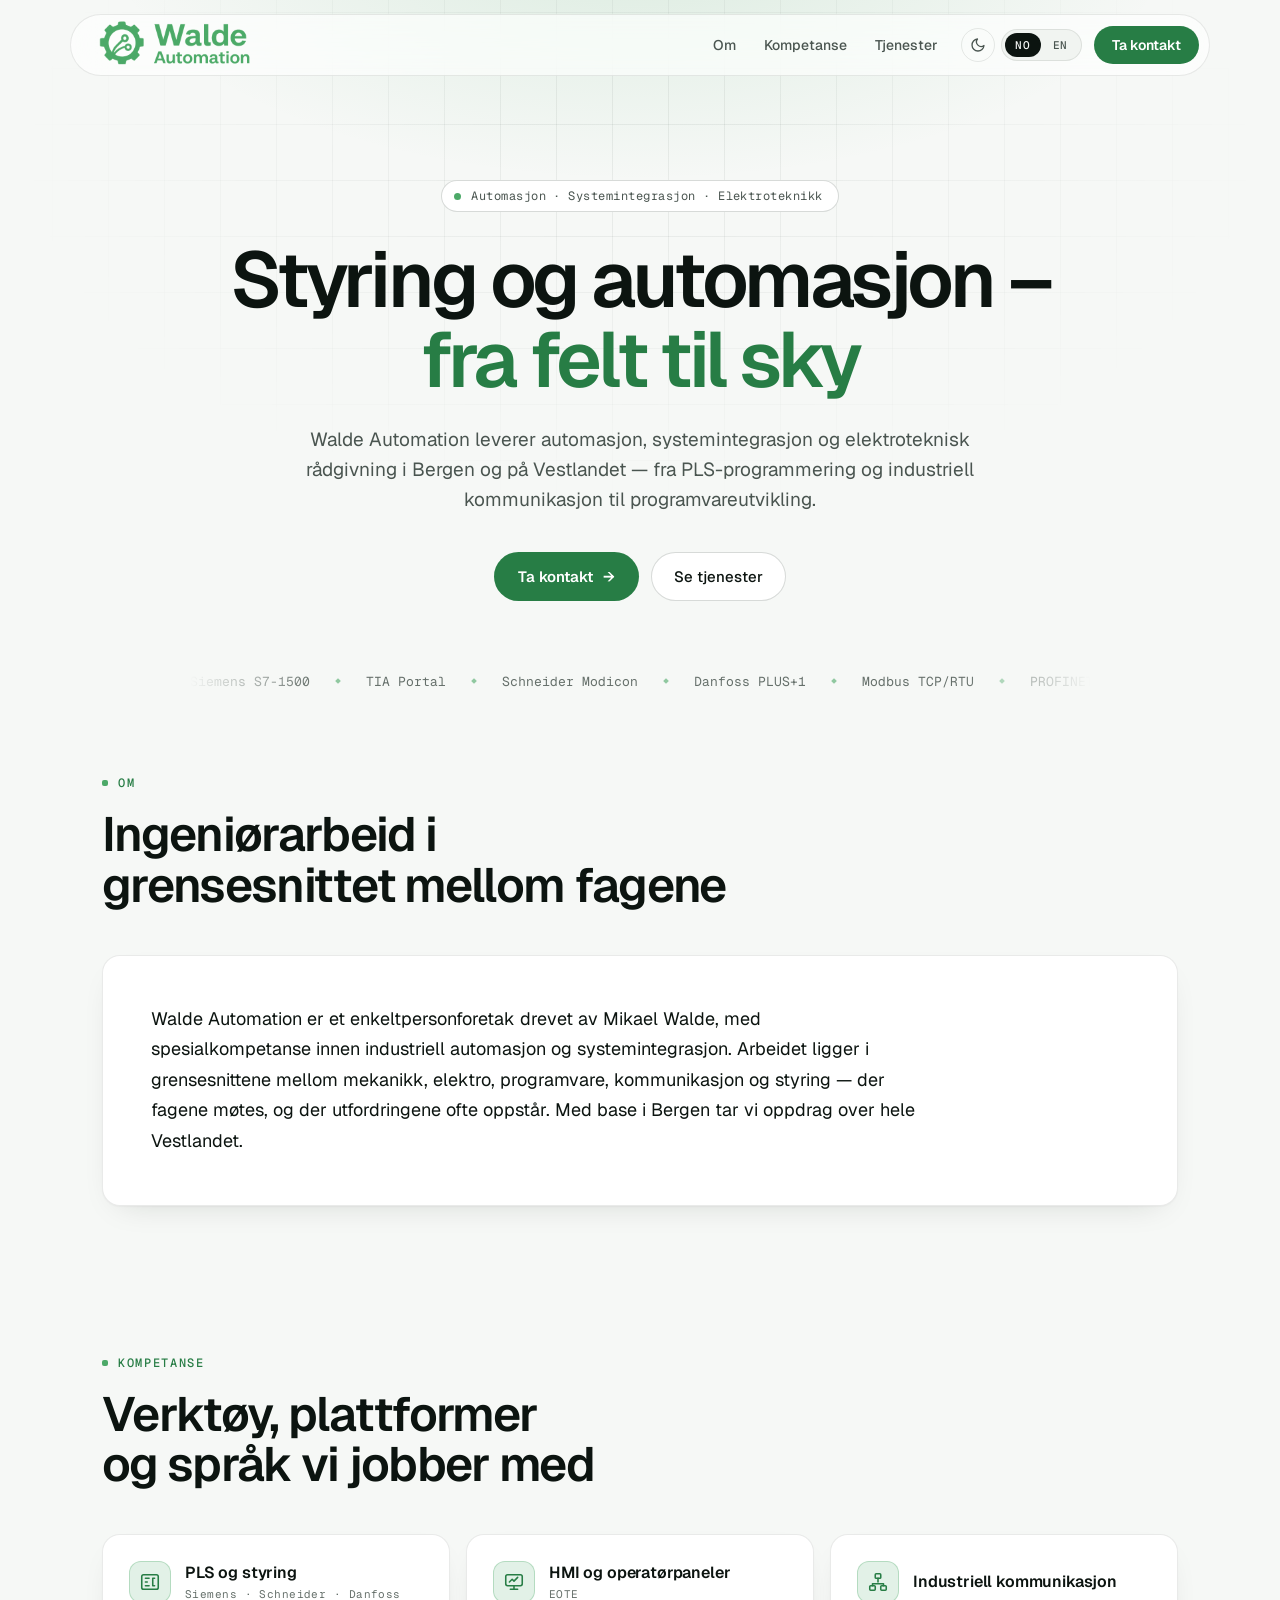
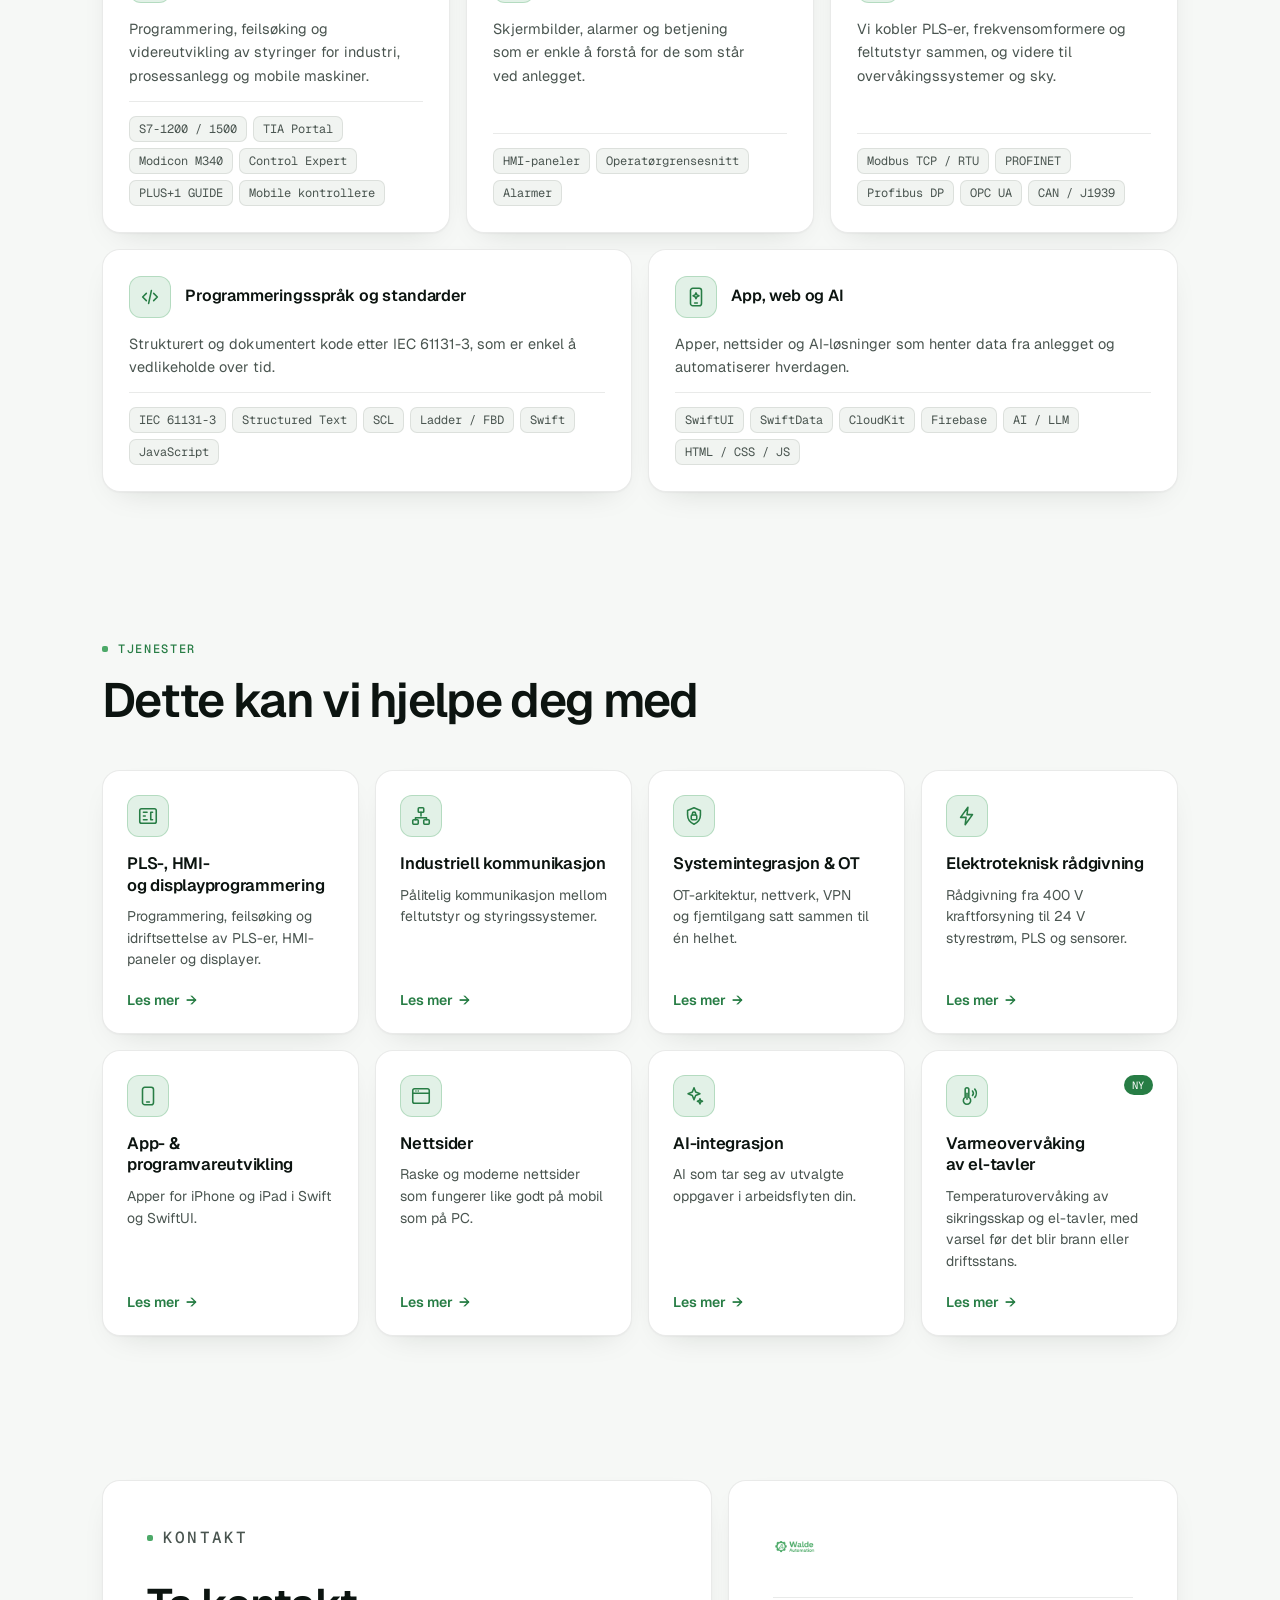
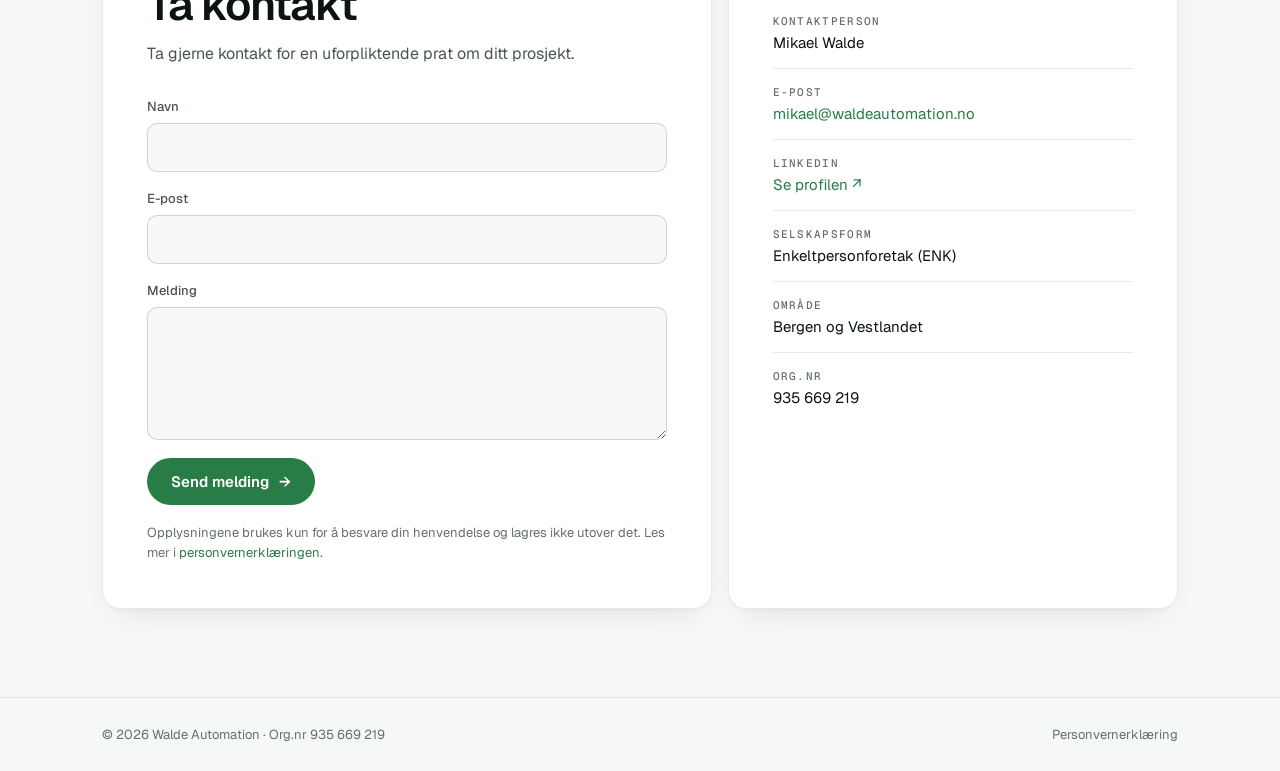
<file: index.html>
<!DOCTYPE html>
<html lang="no">
<head>
<meta charset="UTF-8">
<script>(function () { var t; try { t = localStorage.getItem('walde-theme'); } catch (e) {}
  if (t === 'dark' || (t !== 'light' && window.matchMedia && matchMedia('(prefers-color-scheme: dark)').matches)) document.documentElement.dataset.theme = 'dark'; })();</script>
<meta name="viewport" content="width=device-width, initial-scale=1.0">
<title>PLS- og HMI-programmering i Bergen | Walde Automation</title>
<meta name="theme-color" content="#F6F8F6">
<meta name="description" content="PLS-, HMI- og displayprogrammering, industriell kommunikasjon og elektroteknisk rådgivning i Bergen og på Vestlandet. Også apper, nettsider og AI.">
<link rel="canonical" href="https://waldeautomation.no/">
<link rel="icon" type="image/png" href="favicon.png">
<link rel="apple-touch-icon" href="apple-touch-icon.png">
<meta property="og:type" content="website">
<meta property="og:site_name" content="Walde Automation">
<meta property="og:locale" content="nb_NO">
<meta property="og:url" content="https://waldeautomation.no/">
<meta property="og:title" content="Walde Automation – styring og automasjon, fra felt til sky">
<meta property="og:description" content="PLS-, HMI- og displayprogrammering, industriell kommunikasjon og elektroteknisk rådgivning i Bergen og på Vestlandet. Også apper, nettsider og AI.">
<meta property="og:image" content="https://waldeautomation.no/og-image.jpg">
<meta property="og:image:width" content="1200">
<meta property="og:image:height" content="630">
<meta property="og:image:alt" content="Walde Automation – styring og automasjon, fra felt til sky">
<meta name="twitter:card" content="summary_large_image">
<script type="application/ld+json">
{
  "@context": "https://schema.org",
  "@type": "ProfessionalService",
  "@id": "https://waldeautomation.no/#bedrift",
  "name": "Walde Automation",
  "url": "https://waldeautomation.no/",
  "logo": "https://waldeautomation.no/apple-touch-icon.png",
  "image": "https://waldeautomation.no/og-image.jpg",
  "description": "PLS-, HMI- og displayprogrammering, industriell kommunikasjon og elektroteknisk rådgivning i Bergen og på Vestlandet. Også apper, nettsider og AI.",
  "email": "mikael@waldeautomation.no",
  "founder": {
    "@type": "Person",
    "name": "Mikael Walde"
  },
  "identifier": {
    "@type": "PropertyValue",
    "propertyID": "Organisasjonsnummer",
    "value": "935669219"
  },
  "address": {
    "@type": "PostalAddress",
    "addressLocality": "Bergen",
    "addressRegion": "Vestland",
    "addressCountry": "NO"
  },
  "areaServed": [
    {
      "@type": "City",
      "name": "Bergen"
    },
    {
      "@type": "AdministrativeArea",
      "name": "Vestland"
    },
    {
      "@type": "Place",
      "name": "Vestlandet"
    }
  ],
  "sameAs": [
    "https://www.linkedin.com/in/mikael-walde-57bbba177/"
  ],
  "knowsAbout": [
    "PLS-programmering",
    "HMI-programmering",
    "Siemens TIA Portal",
    "Schneider Modicon",
    "Danfoss PLUS+1",
    "Modbus",
    "PROFINET",
    "Profibus",
    "OPC UA",
    "CAN J1939",
    "IEC 61131-3",
    "Elektroteknikk",
    "SwiftUI"
  ],
  "hasOfferCatalog": {
    "@type": "OfferCatalog",
    "name": "Tjenester",
    "itemListElement": [
      {
        "@type": "Offer",
        "itemOffered": {
          "@type": "Service",
          "name": "PLS-, HMI- og displayprogrammering"
        }
      },
      {
        "@type": "Offer",
        "itemOffered": {
          "@type": "Service",
          "name": "Industriell kommunikasjon"
        }
      },
      {
        "@type": "Offer",
        "itemOffered": {
          "@type": "Service",
          "name": "Systemintegrasjon og OT"
        }
      },
      {
        "@type": "Offer",
        "itemOffered": {
          "@type": "Service",
          "name": "Elektroteknisk rådgivning"
        }
      },
      {
        "@type": "Offer",
        "itemOffered": {
          "@type": "Service",
          "name": "Varmeovervåking av el-tavler"
        }
      },
      {
        "@type": "Offer",
        "itemOffered": {
          "@type": "Service",
          "name": "App- og programvareutvikling"
        }
      },
      {
        "@type": "Offer",
        "itemOffered": {
          "@type": "Service",
          "name": "Nettsider"
        }
      },
      {
        "@type": "Offer",
        "itemOffered": {
          "@type": "Service",
          "name": "AI-integrasjon"
        }
      }
    ]
  }
}
</script>
<link rel="preconnect" href="https://fonts.googleapis.com">
<link rel="preconnect" href="https://fonts.gstatic.com" crossorigin>
<link rel="stylesheet" href="https://fonts.googleapis.com/css2?family=Geist:wght@400;500;600;700&family=Geist+Mono:wght@400;500;600&display=swap">
<link rel="stylesheet" href="site.css">
</head>
<body>

<div class="bg" aria-hidden="true"><span class="b1"></span><span class="b2"></span><span class="b3"></span></div>

<header>
  <div class="header-inner">
    <a href="#top" class="logo"><img src="logo.png" width="256" height="256" alt="Walde Automation" style="height:170px;width:auto;display:block;"></a>
    <nav class="main-nav" id="mainNav">
      <button class="nav-toggle" id="navToggle" data-i18n-label="a11yMenu" aria-label="Meny" aria-expanded="false"><span></span><span></span><span></span></button>
      <div class="nav-links">
        <a href="#om" data-i18n="navOm">Om</a>
        <a href="#kompetanse" data-i18n="navKompetanse">Kompetanse</a>
        <a href="#tjenester" data-i18n="navTjenester">Tjenester</a>
        <div class="nav-tools">
          <button class="theme-toggle" id="themeToggle" type="button" data-i18n-label="a11yTheme" aria-label="Lys / mørk modus" title="Lys / mørk modus">
            <svg class="i-moon" viewBox="0 0 24 24" fill="none" stroke="currentColor" stroke-width="2" stroke-linecap="round" stroke-linejoin="round" aria-hidden="true"><path d="M21 12.8A9 9 0 1 1 11.2 3a7 7 0 0 0 9.8 9.8z"/></svg>
            <svg class="i-sun" viewBox="0 0 24 24" fill="none" stroke="currentColor" stroke-width="2" stroke-linecap="round" stroke-linejoin="round" aria-hidden="true"><circle cx="12" cy="12" r="4"/><path d="M12 2v2M12 20v2M4.9 4.9l1.4 1.4M17.7 17.7l1.4 1.4M2 12h2M20 12h2M4.9 19.1l1.4-1.4M17.7 6.3l1.4-1.4"/></svg>
          </button>
          <div class="lang-toggle">
            <button type="button" id="langNo" class="active" lang="no" aria-label="Norsk" aria-pressed="true">NO</button>
            <button type="button" id="langEn" lang="en" aria-label="English" aria-pressed="false">EN</button>
          </div>
        </div>
        <a href="#kontakt" class="btn-cta" data-i18n="cta">Ta kontakt</a>
      </div>
    </nav>
  </div>
</header>

<main id="top">

  <section class="hero">
    <div class="hero-grid">
      <div>
        <p class="pill"><span class="pill-dot"></span><span data-i18n="heroEyebrow">Automasjon · Systemintegrasjon · Elektroteknikk</span></p>
        <h1><span data-i18n="heroTitleA">Styring og automasjon –</span> <span class="grad" data-i18n="heroTitleB">fra felt til sky</span></h1>
        <p class="lead" data-i18n="heroLead">Walde Automation leverer automasjon, systemintegrasjon og elektroteknisk rådgivning i Bergen og på Vestlandet — fra PLS-programmering og industriell kommunikasjon til programvareutvikling.</p>
        <div class="hero-actions">
          <a href="#kontakt" class="btn-primary-lg"><span data-i18n="cta">Ta kontakt</span><span class="arr" aria-hidden="true">→</span></a>
          <a href="#tjenester" class="btn-secondary" data-i18n="ctaSecondary">Se tjenester</a>
        </div>
        <div class="marquee" aria-hidden="true"><div class="marquee-track"><span>Siemens S7-1500</span><span>TIA Portal</span><span>Schneider Modicon</span><span>Danfoss PLUS+1</span><span>Modbus TCP/RTU</span><span>PROFINET</span><span>Profibus DP</span><span>OPC UA</span><span>CAN / J1939</span><span>IEC 61131-3</span><span>SwiftUI</span><span>AI / LLM</span><span>Siemens S7-1500</span><span>TIA Portal</span><span>Schneider Modicon</span><span>Danfoss PLUS+1</span><span>Modbus TCP/RTU</span><span>PROFINET</span><span>Profibus DP</span><span>OPC UA</span><span>CAN / J1939</span><span>IEC 61131-3</span><span>SwiftUI</span><span>AI / LLM</span></div></div>
      </div>
    </div>
  </section>

  <section id="om">
    <div class="wrap">
      <p class="eyebrow" data-i18n="omEyebrow">Om</p>
      <h2 class="section-title" data-i18n="omTitle">Ingeniørarbeid i grensesnittet mellom fagene</h2>
      <div class="glass om-card">
        <p data-i18n="omP1">Walde Automation er et enkeltpersonforetak drevet av Mikael Walde, med spesialkompetanse innen industriell automasjon og systemintegrasjon. Arbeidet ligger i grensesnittene mellom mekanikk, elektro, programvare, kommunikasjon og styring — der fagene møtes, og der utfordringene ofte oppstår. Med base i Bergen tar vi oppdrag over hele Vestlandet.</p>
      </div>
    </div>
  </section>

  <section id="kompetanse">
    <div class="wrap">
      <p class="eyebrow" data-i18n="kompEyebrow">Kompetanse</p>
      <h2 class="section-title" data-i18n="kompTitle">Verktøy, plattformer og språk vi jobber med</h2>
      <div class="komp-grid">
        <article class="glass komp-card">
          <div class="komp-head">
            <span class="komp-ico" aria-hidden="true"><svg viewBox="0 0 24 24" fill="none" stroke="currentColor" stroke-width="1.7" stroke-linecap="round" stroke-linejoin="round"><rect x="3" y="4" width="18" height="16" rx="2"/><path d="M7 8h4M7 12h2M7 16h4M15 8v8M15 8h2M15 16h2"/></svg></span>
            <div>
              <h3 data-i18n="kPlcTitle">PLS og styring</h3>
              <p class="komp-vendors">Siemens · Schneider · Danfoss</p>
            </div>
          </div>
          <p data-i18n="kPlcDesc">Programmering, feilsøking og videreutvikling av styringer for industri, prosessanlegg og mobile maskiner.</p>
          <div class="chip-row"><span class="chip">S7-1200 / 1500</span><span class="chip">TIA Portal</span><span class="chip">Modicon M340</span><span class="chip">Control Expert</span><span class="chip">PLUS+1 GUIDE</span><span class="chip" data-i18n="chipMobile">Mobile kontrollere</span></div>
        </article>
        <article class="glass komp-card">
          <div class="komp-head">
            <span class="komp-ico" aria-hidden="true"><svg viewBox="0 0 24 24" fill="none" stroke="currentColor" stroke-width="1.7" stroke-linecap="round" stroke-linejoin="round"><rect x="3" y="4" width="18" height="12" rx="2"/><path d="M8 20h8M12 16v4M7 12l3-3 2 2 4-4"/></svg></span>
            <div>
              <h3 data-i18n="kHmiTitle">HMI og operatørpaneler</h3>
              <p class="komp-vendors">EOTE</p>
            </div>
          </div>
          <p data-i18n="kHmiDesc">Skjermbilder, alarmer og betjening som er enkle å forstå for de som står ved anlegget.</p>
          <div class="chip-row"><span class="chip" data-i18n="chipHmi">HMI-paneler</span><span class="chip" data-i18n="chipOperatorPanel">Operatørgrensesnitt</span><span class="chip" data-i18n="chipAlarms">Alarmer</span></div>
        </article>
        <article class="glass komp-card">
          <div class="komp-head">
            <span class="komp-ico" aria-hidden="true"><svg viewBox="0 0 24 24" fill="none" stroke="currentColor" stroke-width="1.7" stroke-linecap="round" stroke-linejoin="round"><rect x="9" y="3" width="6" height="5" rx="1"/><rect x="3" y="16" width="6" height="5" rx="1"/><rect x="15" y="16" width="6" height="5" rx="1"/><path d="M12 8v4M6 16v-2h12v2"/></svg></span>
            <div>
              <h3 data-i18n="kNetTitle">Industriell kommunikasjon</h3>
            </div>
          </div>
          <p data-i18n="kNetDesc">Vi kobler PLS-er, frekvensomformere og feltutstyr sammen, og videre til overvåkingssystemer og sky.</p>
          <div class="chip-row"><span class="chip">Modbus TCP / RTU</span><span class="chip">PROFINET</span><span class="chip">Profibus DP</span><span class="chip">OPC UA</span><span class="chip">CAN / J1939</span></div>
        </article>
        <article class="glass komp-card">
          <div class="komp-head">
            <span class="komp-ico" aria-hidden="true"><svg viewBox="0 0 24 24" fill="none" stroke="currentColor" stroke-width="1.7" stroke-linecap="round" stroke-linejoin="round"><path d="M8 8l-4 4 4 4M16 8l4 4-4 4M13.5 5l-3 14"/></svg></span>
            <div>
              <h3 data-i18n="kLangTitle">Programmeringsspråk og standarder</h3>
            </div>
          </div>
          <p data-i18n="kLangDesc">Strukturert og dokumentert kode etter IEC 61131-3, som er enkel å vedlikeholde over tid.</p>
          <div class="chip-row"><span class="chip">IEC 61131-3</span><span class="chip">Structured Text</span><span class="chip">SCL</span><span class="chip">Ladder / FBD</span><span class="chip">Swift</span><span class="chip">JavaScript</span></div>
        </article>
        <article class="glass komp-card">
          <div class="komp-head">
            <span class="komp-ico" aria-hidden="true"><svg viewBox="0 0 24 24" fill="none" stroke="currentColor" stroke-width="1.7" stroke-linecap="round" stroke-linejoin="round"><rect x="6" y="2.5" width="12" height="19" rx="2.5"/><path d="M10.5 18.5h3"/><path d="M12 7.5l1 2.2 2.2 1-2.2 1-1 2.2-1-2.2-2.2-1 2.2-1z"/></svg></span>
            <div>
              <h3 data-i18n="kAppTitle">App, web og AI</h3>
            </div>
          </div>
          <p data-i18n="kAppDesc">Apper, nettsider og AI-løsninger som henter data fra anlegget og automatiserer hverdagen.</p>
          <div class="chip-row"><span class="chip">SwiftUI</span><span class="chip">SwiftData</span><span class="chip">CloudKit</span><span class="chip">Firebase</span><span class="chip">AI / LLM</span><span class="chip">HTML / CSS / JS</span></div>
        </article>
      </div>
    </div>
  </section>

  <section id="tjenester">
    <div class="wrap">
      <p class="eyebrow" data-i18n="tjEyebrow">Tjenester</p>
      <h2 class="section-title" data-i18n="tjTitle">Dette kan vi hjelpe deg med</h2>
      <div class="svc-grid">
        <a class="glass svc-card" href="pls-hmi-programmering.html">
          <span class="svc-top"><span class="komp-ico" aria-hidden="true"><svg viewBox="0 0 24 24" fill="none" stroke="currentColor" stroke-width="1.7" stroke-linecap="round" stroke-linejoin="round"><rect x="3" y="4" width="18" height="16" rx="2"/><path d="M7 8h4M7 12h2M7 16h4M15 8v8M15 8h2M15 16h2"/></svg></span></span>
          <h3 data-i18n="svc0Title">PLS-, HMI- og displayprogrammering</h3>
          <p data-i18n="svc0Short">Programmering, feilsøking og idriftsettelse av PLS-er, HMI-paneler og displayer.</p>
          <span class="svc-more"><span data-i18n="svcMore">Les mer</span><span class="arr" aria-hidden="true">→</span></span>
        </a>
        <a class="glass svc-card" href="industriell-kommunikasjon.html">
          <span class="svc-top"><span class="komp-ico" aria-hidden="true"><svg viewBox="0 0 24 24" fill="none" stroke="currentColor" stroke-width="1.7" stroke-linecap="round" stroke-linejoin="round"><rect x="9" y="3" width="6" height="5" rx="1"/><rect x="3" y="16" width="6" height="5" rx="1"/><rect x="15" y="16" width="6" height="5" rx="1"/><path d="M12 8v4M6 16v-2h12v2"/></svg></span></span>
          <h3 data-i18n="svc1Title">Industriell kommunikasjon</h3>
          <p data-i18n="svc1Short">Pålitelig kommunikasjon mellom feltutstyr og styringssystemer.</p>
          <span class="svc-more"><span data-i18n="svcMore">Les mer</span><span class="arr" aria-hidden="true">→</span></span>
        </a>
        <a class="glass svc-card" href="industriell-kommunikasjon.html">
          <span class="svc-top"><span class="komp-ico" aria-hidden="true"><svg viewBox="0 0 24 24" fill="none" stroke="currentColor" stroke-width="1.7" stroke-linecap="round" stroke-linejoin="round"><path d="M12 3l7 3v5c0 4.5-3 8.2-7 10-4-1.8-7-5.5-7-10V6z"/><rect x="9" y="11" width="6" height="5" rx="1"/><path d="M10.2 11V9.6a1.8 1.8 0 0 1 3.6 0V11"/></svg></span></span>
          <h3 data-i18n="svc2Title">Systemintegrasjon &amp; OT</h3>
          <p data-i18n="svc2Short">OT-arkitektur, nettverk, VPN og fjerntilgang satt sammen til én helhet.</p>
          <span class="svc-more"><span data-i18n="svcMore">Les mer</span><span class="arr" aria-hidden="true">→</span></span>
        </a>
        <a class="glass svc-card" href="elektroteknisk-radgivning.html">
          <span class="svc-top"><span class="komp-ico" aria-hidden="true"><svg viewBox="0 0 24 24" fill="none" stroke="currentColor" stroke-width="1.7" stroke-linecap="round" stroke-linejoin="round"><path d="M13 2.5L5 13.5h6l-1 8 8-11h-6z"/></svg></span></span>
          <h3 data-i18n="svc3Title">Elektroteknisk rådgivning</h3>
          <p data-i18n="svc3Short">Rådgivning fra 400 V kraftforsyning til 24 V styrestrøm, PLS og sensorer.</p>
          <span class="svc-more"><span data-i18n="svcMore">Les mer</span><span class="arr" aria-hidden="true">→</span></span>
        </a>
        <a class="glass svc-card" href="app-utvikling.html">
          <span class="svc-top"><span class="komp-ico" aria-hidden="true"><svg viewBox="0 0 24 24" fill="none" stroke="currentColor" stroke-width="1.7" stroke-linecap="round" stroke-linejoin="round"><rect x="6" y="2.5" width="12" height="19" rx="2.5"/><path d="M10.5 18.5h3"/></svg></span></span>
          <h3 data-i18n="svc4Title">App- &amp; programvareutvikling</h3>
          <p data-i18n="svc4Short">Apper for iPhone og iPad i Swift og SwiftUI.</p>
          <span class="svc-more"><span data-i18n="svcMore">Les mer</span><span class="arr" aria-hidden="true">→</span></span>
        </a>
        <a class="glass svc-card" href="nettsider.html">
          <span class="svc-top"><span class="komp-ico" aria-hidden="true"><svg viewBox="0 0 24 24" fill="none" stroke="currentColor" stroke-width="1.7" stroke-linecap="round" stroke-linejoin="round"><rect x="3" y="4" width="18" height="16" rx="2"/><path d="M3 9h18M6.5 6.5h.01M9 6.5h.01"/></svg></span></span>
          <h3 data-i18n="svc5Title">Nettsider</h3>
          <p data-i18n="svc5Short">Raske og moderne nettsider som fungerer like godt på mobil som på PC.</p>
          <span class="svc-more"><span data-i18n="svcMore">Les mer</span><span class="arr" aria-hidden="true">→</span></span>
        </a>
        <a class="glass svc-card" href="ai-integrasjon.html">
          <span class="svc-top"><span class="komp-ico" aria-hidden="true"><svg viewBox="0 0 24 24" fill="none" stroke="currentColor" stroke-width="1.7" stroke-linecap="round" stroke-linejoin="round"><path d="M12 3l1.8 4.6L18.5 9.5l-4.7 1.9L12 16l-1.8-4.6L5.5 9.5l4.7-1.9z"/><path d="M18.5 15l.8 2 2 .8-2 .8-.8 2-.8-2-2-.8 2-.8z"/></svg></span></span>
          <h3 data-i18n="svc6Title">AI-integrasjon</h3>
          <p data-i18n="svc6Short">AI som tar seg av utvalgte oppgaver i arbeidsflyten din.</p>
          <span class="svc-more"><span data-i18n="svcMore">Les mer</span><span class="arr" aria-hidden="true">→</span></span>
        </a>
        <a class="glass svc-card" href="varmeovervaking.html">
          <span class="svc-top"><span class="komp-ico" aria-hidden="true"><svg viewBox="0 0 24 24" fill="none" stroke="currentColor" stroke-width="1.7" stroke-linecap="round" stroke-linejoin="round"><path d="M10 13.5V5a2 2 0 1 1 4 0v8.5a4 4 0 1 1-4 0z"/><path d="M12 9v6.5"/><path d="M18 6.5a4 4 0 0 1 0 5M20.5 4.5a7 7 0 0 1 0 9"/></svg></span><span class="svc-badge" data-i18n="svcNew">Ny</span></span>
          <h3 data-i18n="svc7Title">Varmeovervåking av el-tavler</h3>
          <p data-i18n="svc7Short">Temperaturovervåking av sikringsskap og el-tavler, med varsel før det blir brann eller driftsstans.</p>
          <span class="svc-more"><span data-i18n="svcMore">Les mer</span><span class="arr" aria-hidden="true">→</span></span>
        </a>
      </div>
    </div>
  </section>

  <section id="kontakt">
    <div class="wrap">
      <div class="kontakt-grid">
        <div class="glass kontakt-form-card">
          <p class="eyebrow" data-i18n="kontaktEyebrow">Kontakt</p>
          <h2 data-i18n="kontaktTitle">Ta kontakt</h2>
          <p data-i18n="kontaktLead">Ta gjerne kontakt for en uforpliktende prat om ditt prosjekt.</p>
          <form id="contact-form" novalidate>
            <div class="form-group">
              <label for="name" data-i18n="labelNavn">Navn</label>
              <input type="text" id="name" name="name" autocomplete="name" required>
            </div>
            <div class="form-group">
              <label for="email" data-i18n="labelEpost">E-post</label>
              <input type="email" id="email" name="email" autocomplete="email" required>
            </div>
            <div class="form-group">
              <label for="message" data-i18n="labelMelding">Melding</label>
              <textarea id="message" name="message" rows="5" required></textarea>
            </div>
            <button type="submit" class="form-submit"><span data-i18n="sendBtn">Send melding</span><span class="arr" aria-hidden="true">→</span></button>
            <p id="form-status" class="form-status" role="status" aria-live="polite"></p>
            <p class="form-privacy">
              <span data-i18n="privacy">Opplysningene brukes kun for å besvare din henvendelse og lagres ikke utover det. Les mer i</span>
              <a href="personvern.html" data-i18n="privacyLink">personvernerklæringen</a>.
            </p>
          </form>
        </div>
        <div class="glass kontakt-info">
          <div class="glass-logo"><img src="logo.png" width="256" height="256" alt="Walde Automation" style="height:44px;width:auto;display:block;"></div>
          <div class="info-row">
            <span class="label" data-i18n="contactPerson">Kontaktperson</span>
            <span class="value">Mikael Walde</span>
          </div>
          <div class="info-row">
            <span class="label" data-i18n="labelEpost">E-post</span>
            <span class="value"><a href="mailto:mikael@waldeautomation.no">mikael@waldeautomation.no</a></span>
          </div>
          <div class="info-row">
            <span class="label">LinkedIn</span>
            <span class="value"><a href="https://www.linkedin.com/in/mikael-walde-57bbba177/" target="_blank" rel="noopener"><span data-i18n="linkedinLink">Se profilen</span> ↗</a></span>
          </div>
          <div class="info-row">
            <span class="label" data-i18n="companyFormLabel">Selskapsform</span>
            <span class="value" data-i18n="companyFormValue">Enkeltpersonforetak (ENK)</span>
          </div>
          <div class="info-row">
            <span class="label" data-i18n="areaLabel">Område</span>
            <span class="value" data-i18n="areaValue">Bergen og Vestlandet</span>
          </div>
          <div class="info-row">
            <span class="label" data-i18n="orgLabel">Org.nr</span>
            <span class="value">935 669 219</span>
          </div>
        </div>
      </div>
    </div>
  </section>

</main>

<footer>
  <div class="footer-inner">
    <p style="margin:0;">&copy; <span id="year"></span> Walde Automation · <span data-i18n="orgLabel">Org.nr</span> 935 669 219</p>
    <a href="personvern.html" data-i18n="footerPrivacy">Personvernerklæring</a>
  </div>
</footer>

<script src="site.js"></script>
</body>
</html>
</file>
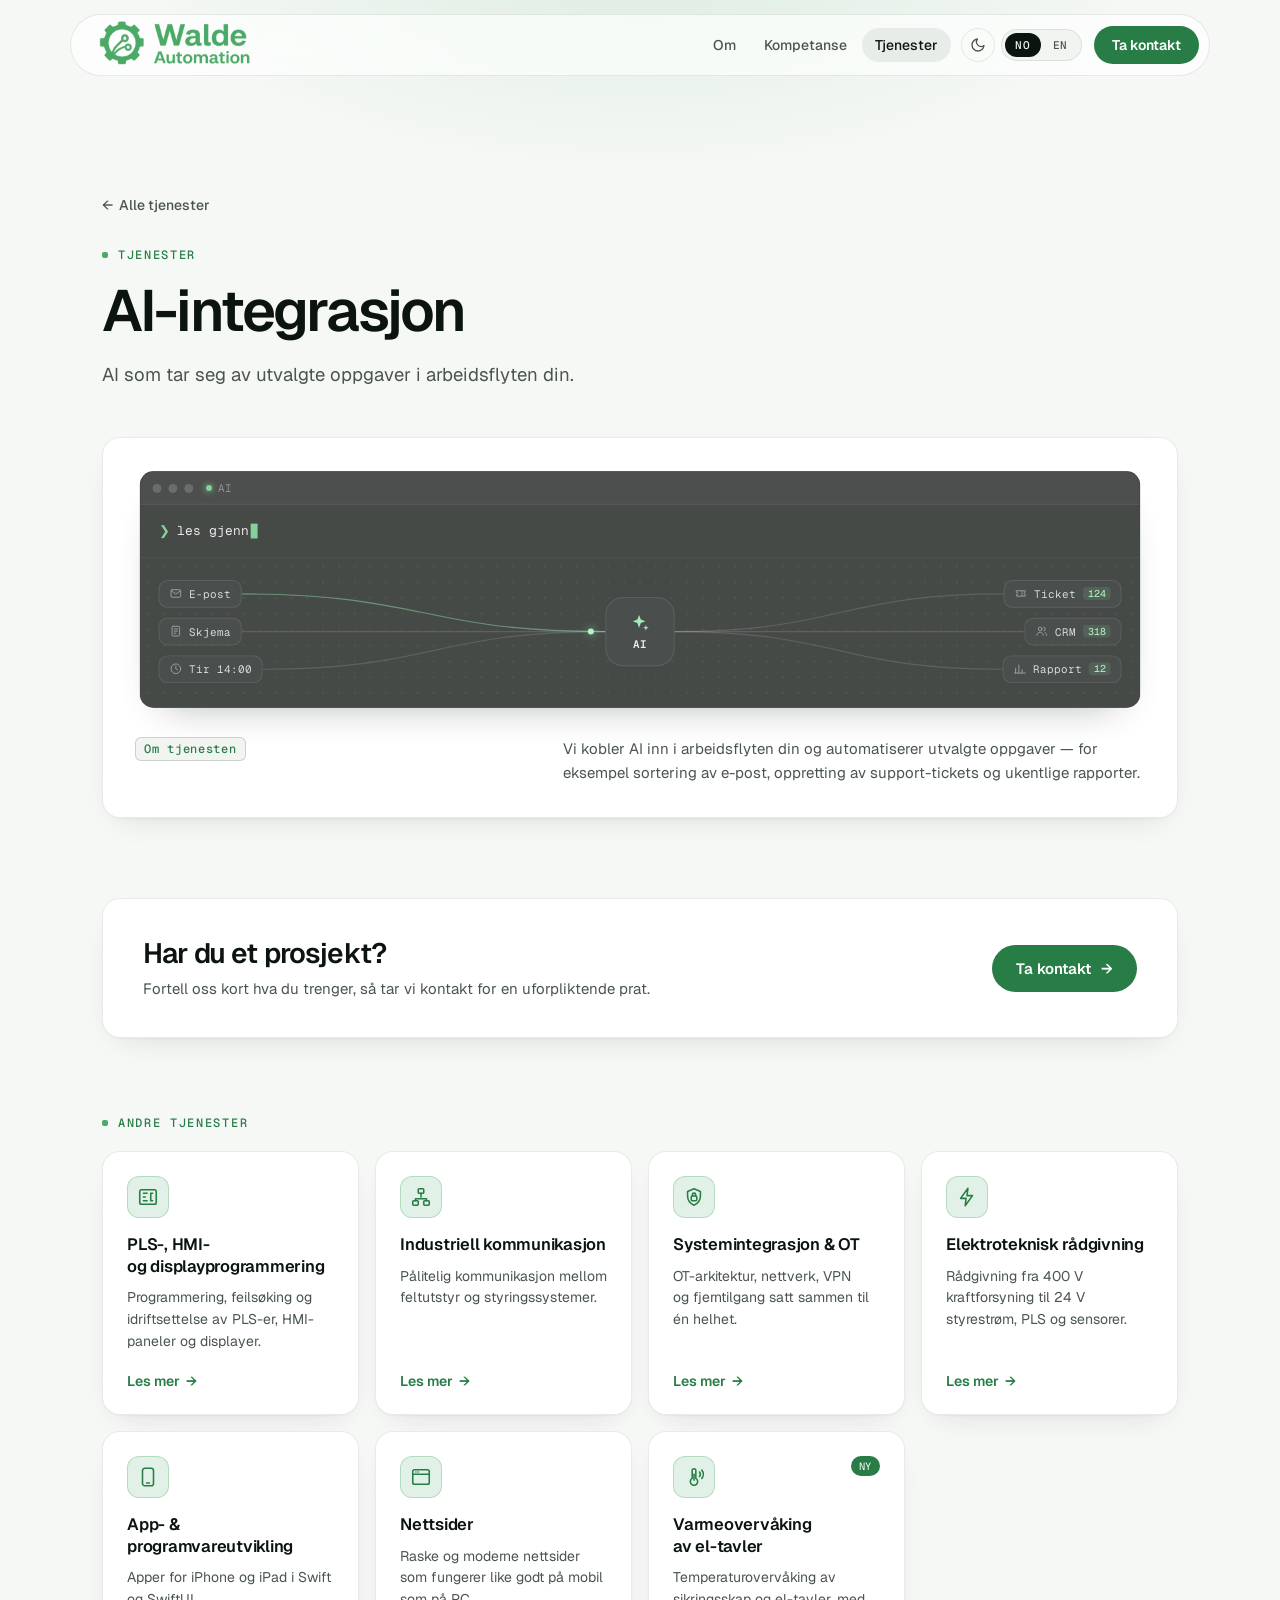
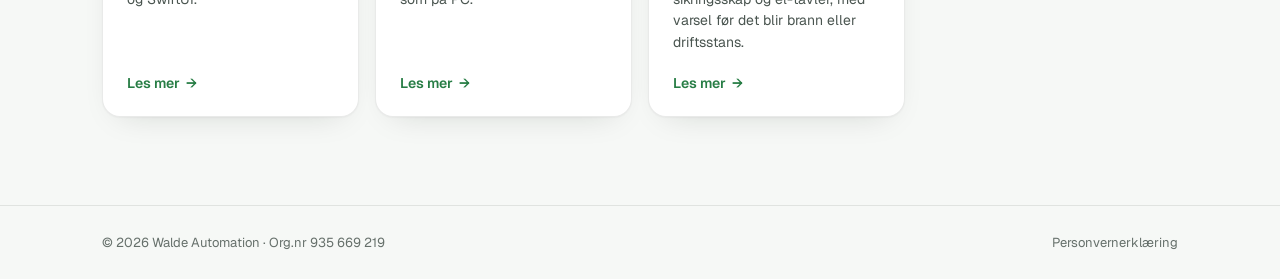
<file: ai-integrasjon.html>
<!DOCTYPE html>
<html lang="no" data-page="ai">
<head>
<meta charset="UTF-8">
<script>(function () { var t; try { t = localStorage.getItem('walde-theme'); } catch (e) {}
  if (t === 'dark' || (t !== 'light' && window.matchMedia && matchMedia('(prefers-color-scheme: dark)').matches)) document.documentElement.dataset.theme = 'dark'; })();</script>
<meta name="viewport" content="width=device-width, initial-scale=1.0">
<title>AI-integrasjon | Walde Automation</title>
<meta name="theme-color" content="#F6F8F6">
<meta name="description" content="Vi kobler AI inn i arbeidsflyten din og automatiserer utvalgte oppgaver, som sortering av e-post, support-tickets og rapporter.">
<link rel="canonical" href="https://waldeautomation.no/ai-integrasjon.html">
<link rel="icon" type="image/png" href="favicon.png">
<link rel="apple-touch-icon" href="apple-touch-icon.png">
<meta property="og:type" content="website">
<meta property="og:site_name" content="Walde Automation">
<meta property="og:locale" content="nb_NO">
<meta property="og:url" content="https://waldeautomation.no/ai-integrasjon.html">
<meta property="og:title" content="AI-integrasjon | Walde Automation">
<meta property="og:description" content="Vi kobler AI inn i arbeidsflyten din og automatiserer utvalgte oppgaver, som sortering av e-post, support-tickets og rapporter.">
<meta property="og:image" content="https://waldeautomation.no/og-image.jpg">
<meta property="og:image:width" content="1200">
<meta property="og:image:height" content="630">
<meta property="og:image:alt" content="Walde Automation – styring og automasjon, fra felt til sky">
<meta name="twitter:card" content="summary_large_image">
<link rel="preconnect" href="https://fonts.googleapis.com">
<link rel="preconnect" href="https://fonts.gstatic.com" crossorigin>
<link rel="stylesheet" href="https://fonts.googleapis.com/css2?family=Geist:wght@400;500;600;700&family=Geist+Mono:wght@400;500;600&display=swap">
<link rel="stylesheet" href="site.css">
<script type="importmap">
{ "imports": {
  "three": "https://cdn.jsdelivr.net/npm/three@0.160.0/build/three.module.min.js",
  "three/addons/": "https://cdn.jsdelivr.net/npm/three@0.160.0/examples/jsm/"
} }
</script>
</head>
<body>

<div class="bg" aria-hidden="true"><span class="b1"></span><span class="b2"></span><span class="b3"></span></div>

<header>
  <div class="header-inner">
    <a href="index.html" class="logo"><img src="logo.png" width="256" height="256" alt="Walde Automation" style="height:170px;width:auto;display:block;"></a>
    <nav class="main-nav" id="mainNav">
      <button class="nav-toggle" id="navToggle" data-i18n-label="a11yMenu" aria-label="Meny" aria-expanded="false"><span></span><span></span><span></span></button>
      <div class="nav-links">
        <a href="index.html#om" data-i18n="navOm">Om</a>
        <a href="index.html#kompetanse" data-i18n="navKompetanse">Kompetanse</a>
        <a href="index.html#tjenester" class="active" aria-current="page" data-i18n="navTjenester">Tjenester</a>
        <div class="nav-tools">
          <button class="theme-toggle" id="themeToggle" type="button" data-i18n-label="a11yTheme" aria-label="Lys / mørk modus" title="Lys / mørk modus">
            <svg class="i-moon" viewBox="0 0 24 24" fill="none" stroke="currentColor" stroke-width="2" stroke-linecap="round" stroke-linejoin="round" aria-hidden="true"><path d="M21 12.8A9 9 0 1 1 11.2 3a7 7 0 0 0 9.8 9.8z"/></svg>
            <svg class="i-sun" viewBox="0 0 24 24" fill="none" stroke="currentColor" stroke-width="2" stroke-linecap="round" stroke-linejoin="round" aria-hidden="true"><circle cx="12" cy="12" r="4"/><path d="M12 2v2M12 20v2M4.9 4.9l1.4 1.4M17.7 17.7l1.4 1.4M2 12h2M20 12h2M4.9 19.1l1.4-1.4M17.7 6.3l1.4-1.4"/></svg>
          </button>
          <div class="lang-toggle">
            <button type="button" id="langNo" class="active" lang="no" aria-label="Norsk" aria-pressed="true">NO</button>
            <button type="button" id="langEn" lang="en" aria-label="English" aria-pressed="false">EN</button>
          </div>
        </div>
        <a href="index.html#kontakt" class="btn-cta" data-i18n="cta">Ta kontakt</a>
      </div>
    </nav>
  </div>
</header>

<main id="top">

  <section class="svc-hero">
    <div class="wrap">
      <a class="svc-back" href="index.html#tjenester"><span aria-hidden="true">←</span> <span data-i18n="svcBack">Alle tjenester</span></a>
      <p class="eyebrow" data-i18n="tjEyebrow">Tjenester</p>
      <h1 data-i18n="svc6Title">AI-integrasjon</h1>
      <p class="lead" data-i18n="svc6Short">AI som tar seg av utvalgte oppgaver i arbeidsflyten din.</p>
    </div>
  </section>

  <section class="svc-demo">
    <div class="wrap">
      <div class="tj-grid">

        <article class="glass wide">
          <div class="code-panel ai-panel">
            <div class="code-topbar">
              <span class="dot r"></span><span class="dot y"></span><span class="dot g"></span>
              <span class="code-label" style="display:inline-flex;align-items:center;gap:6px;">
                <span style="display:inline-block;width:6px;height:6px;border-radius:50%;background:var(--accent);box-shadow:0 0 8px var(--accent);"></span>AI
              </span>
            </div>
            <div class="ai-body">
              <span style="color:var(--accent);margin-right:8px;">❯</span><span id="aiText" style="color:#E4E4E7;"></span><span class="caret"></span>
            </div>
            <div class="flow" id="aiFlow" aria-hidden="true">
              <svg class="flow-wires"></svg>
              <div class="flow-col src">
                <span class="fnode" data-node="mail"><svg viewBox="0 0 24 24" fill="none" stroke="currentColor" stroke-width="1.8" stroke-linecap="round" stroke-linejoin="round"><rect x="3" y="5" width="18" height="14" rx="2"/><path d="m3.5 7 8.5 6 8.5-6"/></svg><span data-i18n="flowMail">E-post</span></span>
                <span class="fnode" data-node="form"><svg viewBox="0 0 24 24" fill="none" stroke="currentColor" stroke-width="1.8" stroke-linecap="round" stroke-linejoin="round"><rect x="5" y="3" width="14" height="18" rx="2"/><path d="M9 8h6M9 12h6M9 16h3"/></svg><span data-i18n="flowForm">Skjema</span></span>
                <span class="fnode" data-node="cron"><svg viewBox="0 0 24 24" fill="none" stroke="currentColor" stroke-width="1.8" stroke-linecap="round" stroke-linejoin="round"><circle cx="12" cy="12" r="9"/><path d="M12 7v5l3 2"/></svg><span data-i18n="flowCron">Tir 14:00</span></span>
              </div>
              <div class="flow-col mid">
                <span class="fnode ai" data-node="ai"><svg viewBox="0 0 24 24" fill="currentColor"><path d="M11 3.5l1.9 5.1 5.1 1.9-5.1 1.9L11 17.5l-1.9-5.1L4 10.5l5.1-1.9z"/><path d="M18.5 14.5l.8 2.2 2.2.8-2.2.8-.8 2.2-.8-2.2-2.2-.8 2.2-.8z"/></svg><span>AI</span></span>
              </div>
              <div class="flow-col out">
                <span class="fnode" data-node="ticket"><svg viewBox="0 0 24 24" fill="none" stroke="currentColor" stroke-width="1.8" stroke-linecap="round" stroke-linejoin="round"><path d="M4 7h16v3a2 2 0 0 0 0 4v3H4v-3a2 2 0 0 0 0-4z"/><path d="M14 8v8" stroke-dasharray="1.5 2"/></svg><span data-i18n="flowTicket">Ticket</span><b class="cnt">124</b></span>
                <span class="fnode" data-node="crm"><svg viewBox="0 0 24 24" fill="none" stroke="currentColor" stroke-width="1.8" stroke-linecap="round" stroke-linejoin="round"><circle cx="9" cy="8" r="3.5"/><path d="M3 20c0-3.3 2.7-6 6-6s6 2.7 6 6M16 4.6a3.5 3.5 0 0 1 0 6.8M18 14.3c1.8.8 3 2.9 3 5.7"/></svg><span>CRM</span><b class="cnt">318</b></span>
                <span class="fnode" data-node="report"><svg viewBox="0 0 24 24" fill="none" stroke="currentColor" stroke-width="1.8" stroke-linecap="round" stroke-linejoin="round"><path d="M4 20V11M10 20V5M16 20v-6M2 20h20"/></svg><span data-i18n="flowReport">Rapport</span><b class="cnt">12</b></span>
              </div>
            </div>
          </div>
          <div class="tj-text">
            <p class="tj-num" data-i18n="svcAbout">Om tjenesten</p>
            <p class="tj-desc" data-i18n="svc6Desc">Vi kobler AI inn i arbeidsflyten din og automatiserer utvalgte oppgaver — for eksempel sortering av e-post, oppretting av support-tickets og ukentlige rapporter.</p>
          </div>
        </article>

      </div>
    </div>
  </section>

  <section class="svc-next">
    <div class="wrap">
      <div class="glass svc-cta">
        <div>
          <h2 data-i18n="svcCtaTitle">Har du et prosjekt?</h2>
          <p data-i18n="svcCtaText">Fortell oss kort hva du trenger, så tar vi kontakt for en uforpliktende prat.</p>
        </div>
        <a href="index.html#kontakt" class="btn-primary-lg"><span data-i18n="cta">Ta kontakt</span><span class="arr" aria-hidden="true">→</span></a>
      </div>
      <p class="eyebrow" data-i18n="svcOther">Andre tjenester</p>
      <div class="svc-grid svc-grid-other">
        <a class="glass svc-card" href="pls-hmi-programmering.html">
          <span class="svc-top"><span class="komp-ico" aria-hidden="true"><svg viewBox="0 0 24 24" fill="none" stroke="currentColor" stroke-width="1.7" stroke-linecap="round" stroke-linejoin="round"><rect x="3" y="4" width="18" height="16" rx="2"/><path d="M7 8h4M7 12h2M7 16h4M15 8v8M15 8h2M15 16h2"/></svg></span></span>
          <h3 data-i18n="svc0Title">PLS-, HMI- og displayprogrammering</h3>
          <p data-i18n="svc0Short">Programmering, feilsøking og idriftsettelse av PLS-er, HMI-paneler og displayer.</p>
          <span class="svc-more"><span data-i18n="svcMore">Les mer</span><span class="arr" aria-hidden="true">→</span></span>
        </a>
        <a class="glass svc-card" href="industriell-kommunikasjon.html">
          <span class="svc-top"><span class="komp-ico" aria-hidden="true"><svg viewBox="0 0 24 24" fill="none" stroke="currentColor" stroke-width="1.7" stroke-linecap="round" stroke-linejoin="round"><rect x="9" y="3" width="6" height="5" rx="1"/><rect x="3" y="16" width="6" height="5" rx="1"/><rect x="15" y="16" width="6" height="5" rx="1"/><path d="M12 8v4M6 16v-2h12v2"/></svg></span></span>
          <h3 data-i18n="svc1Title">Industriell kommunikasjon</h3>
          <p data-i18n="svc1Short">Pålitelig kommunikasjon mellom feltutstyr og styringssystemer.</p>
          <span class="svc-more"><span data-i18n="svcMore">Les mer</span><span class="arr" aria-hidden="true">→</span></span>
        </a>
        <a class="glass svc-card" href="industriell-kommunikasjon.html">
          <span class="svc-top"><span class="komp-ico" aria-hidden="true"><svg viewBox="0 0 24 24" fill="none" stroke="currentColor" stroke-width="1.7" stroke-linecap="round" stroke-linejoin="round"><path d="M12 3l7 3v5c0 4.5-3 8.2-7 10-4-1.8-7-5.5-7-10V6z"/><rect x="9" y="11" width="6" height="5" rx="1"/><path d="M10.2 11V9.6a1.8 1.8 0 0 1 3.6 0V11"/></svg></span></span>
          <h3 data-i18n="svc2Title">Systemintegrasjon &amp; OT</h3>
          <p data-i18n="svc2Short">OT-arkitektur, nettverk, VPN og fjerntilgang satt sammen til én helhet.</p>
          <span class="svc-more"><span data-i18n="svcMore">Les mer</span><span class="arr" aria-hidden="true">→</span></span>
        </a>
        <a class="glass svc-card" href="elektroteknisk-radgivning.html">
          <span class="svc-top"><span class="komp-ico" aria-hidden="true"><svg viewBox="0 0 24 24" fill="none" stroke="currentColor" stroke-width="1.7" stroke-linecap="round" stroke-linejoin="round"><path d="M13 2.5L5 13.5h6l-1 8 8-11h-6z"/></svg></span></span>
          <h3 data-i18n="svc3Title">Elektroteknisk rådgivning</h3>
          <p data-i18n="svc3Short">Rådgivning fra 400 V kraftforsyning til 24 V styrestrøm, PLS og sensorer.</p>
          <span class="svc-more"><span data-i18n="svcMore">Les mer</span><span class="arr" aria-hidden="true">→</span></span>
        </a>
        <a class="glass svc-card" href="app-utvikling.html">
          <span class="svc-top"><span class="komp-ico" aria-hidden="true"><svg viewBox="0 0 24 24" fill="none" stroke="currentColor" stroke-width="1.7" stroke-linecap="round" stroke-linejoin="round"><rect x="6" y="2.5" width="12" height="19" rx="2.5"/><path d="M10.5 18.5h3"/></svg></span></span>
          <h3 data-i18n="svc4Title">App- &amp; programvareutvikling</h3>
          <p data-i18n="svc4Short">Apper for iPhone og iPad i Swift og SwiftUI.</p>
          <span class="svc-more"><span data-i18n="svcMore">Les mer</span><span class="arr" aria-hidden="true">→</span></span>
        </a>
        <a class="glass svc-card" href="nettsider.html">
          <span class="svc-top"><span class="komp-ico" aria-hidden="true"><svg viewBox="0 0 24 24" fill="none" stroke="currentColor" stroke-width="1.7" stroke-linecap="round" stroke-linejoin="round"><rect x="3" y="4" width="18" height="16" rx="2"/><path d="M3 9h18M6.5 6.5h.01M9 6.5h.01"/></svg></span></span>
          <h3 data-i18n="svc5Title">Nettsider</h3>
          <p data-i18n="svc5Short">Raske og moderne nettsider som fungerer like godt på mobil som på PC.</p>
          <span class="svc-more"><span data-i18n="svcMore">Les mer</span><span class="arr" aria-hidden="true">→</span></span>
        </a>
        <a class="glass svc-card" href="varmeovervaking.html">
          <span class="svc-top"><span class="komp-ico" aria-hidden="true"><svg viewBox="0 0 24 24" fill="none" stroke="currentColor" stroke-width="1.7" stroke-linecap="round" stroke-linejoin="round"><path d="M10 13.5V5a2 2 0 1 1 4 0v8.5a4 4 0 1 1-4 0z"/><path d="M12 9v6.5"/><path d="M18 6.5a4 4 0 0 1 0 5M20.5 4.5a7 7 0 0 1 0 9"/></svg></span><span class="svc-badge" data-i18n="svcNew">Ny</span></span>
          <h3 data-i18n="svc7Title">Varmeovervåking av el-tavler</h3>
          <p data-i18n="svc7Short">Temperaturovervåking av sikringsskap og el-tavler, med varsel før det blir brann eller driftsstans.</p>
          <span class="svc-more"><span data-i18n="svcMore">Les mer</span><span class="arr" aria-hidden="true">→</span></span>
        </a>
      </div>
    </div>
  </section>

</main>

<footer>
  <div class="footer-inner">
    <p style="margin:0;">&copy; <span id="year"></span> Walde Automation · <span data-i18n="orgLabel">Org.nr</span> 935 669 219</p>
    <a href="personvern.html" data-i18n="footerPrivacy">Personvernerklæring</a>
  </div>
</footer>

<script src="site.js"></script>
</body>
</html>
</file>
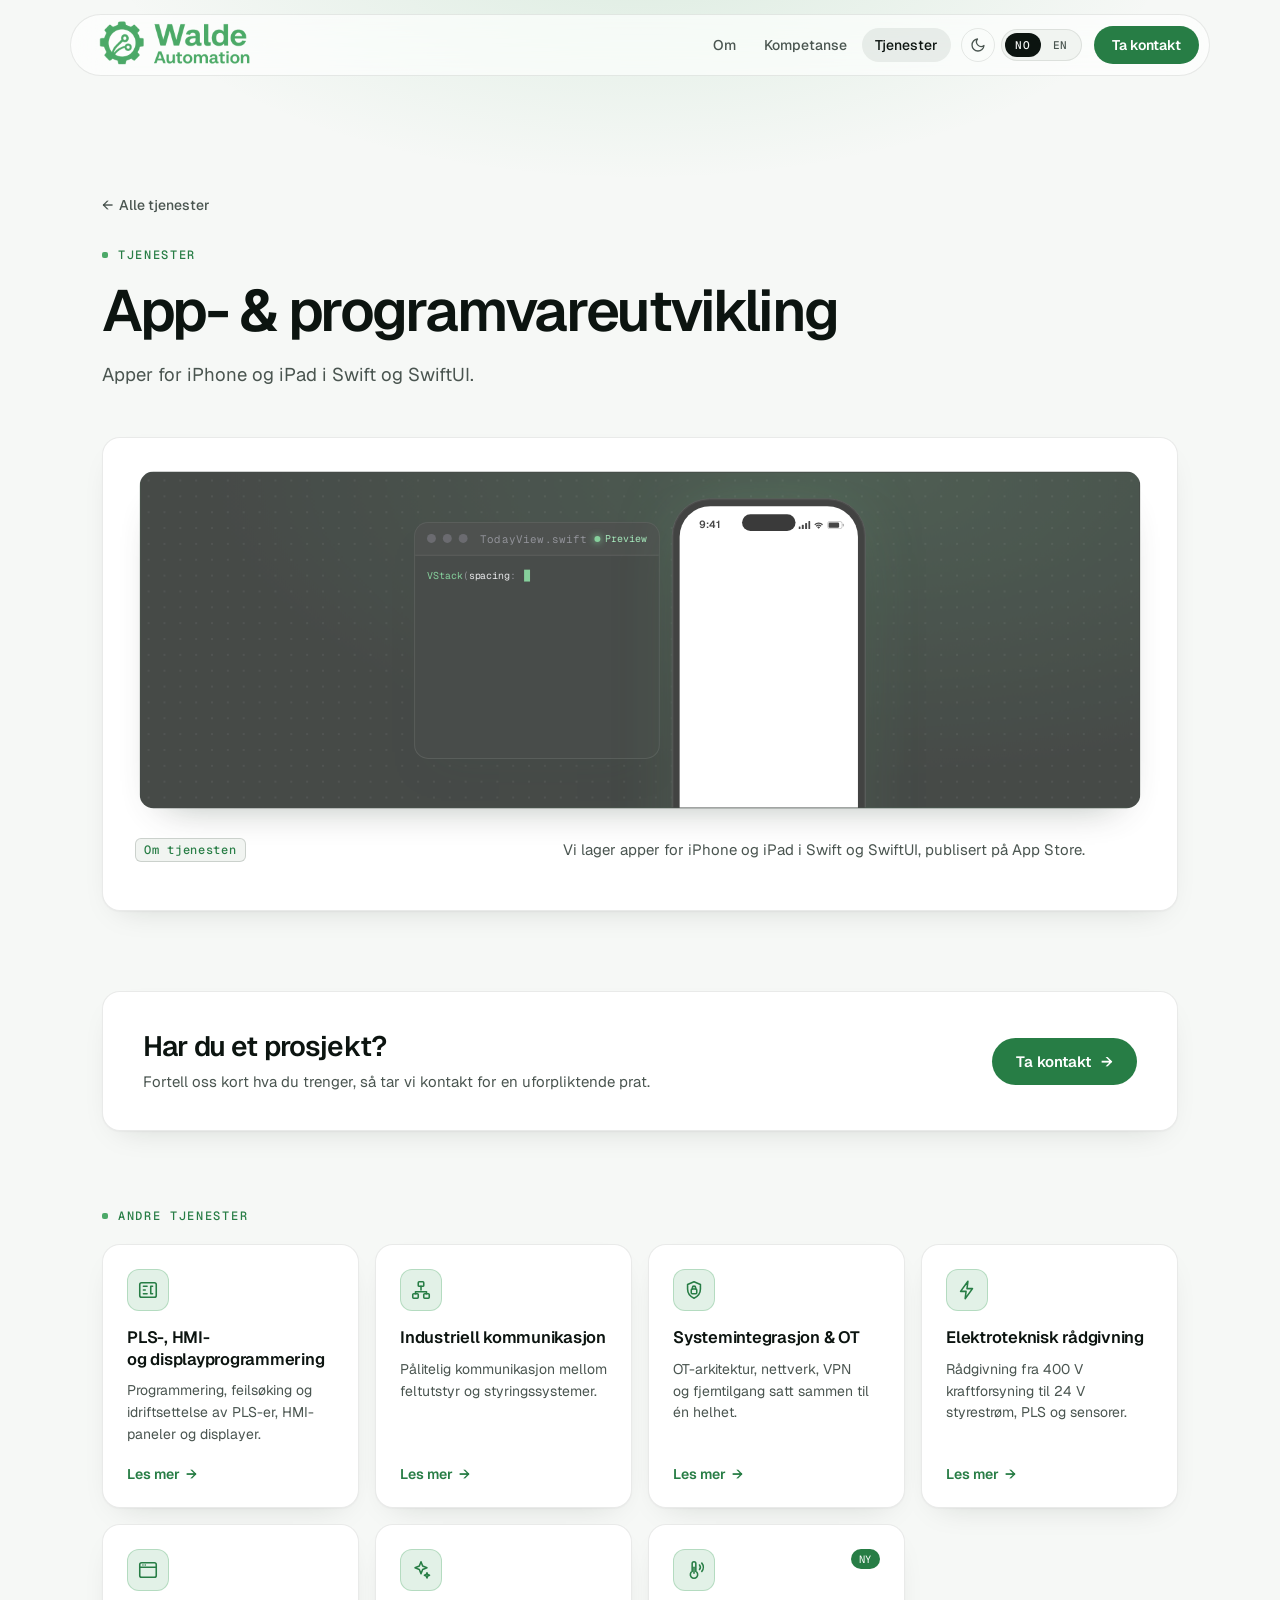
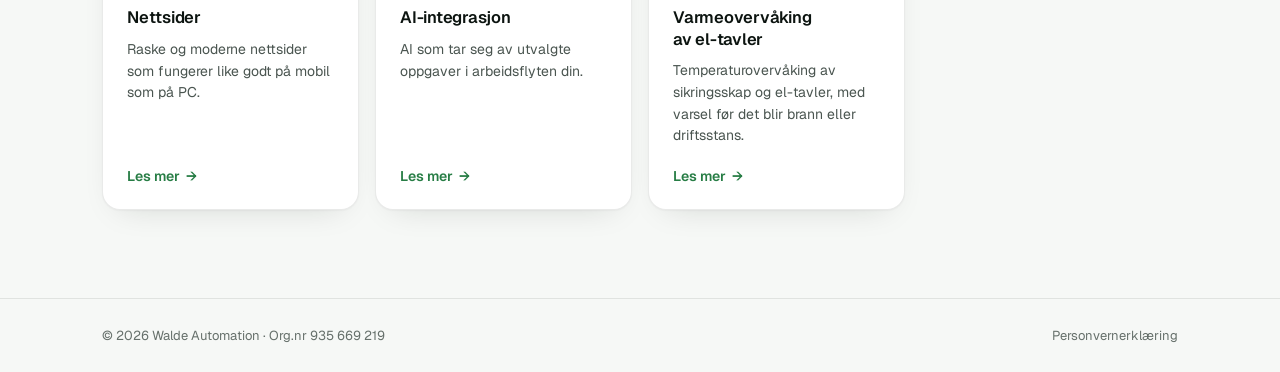
<file: app-utvikling.html>
<!DOCTYPE html>
<html lang="no" data-page="app">
<head>
<meta charset="UTF-8">
<script>(function () { var t; try { t = localStorage.getItem('walde-theme'); } catch (e) {}
  if (t === 'dark' || (t !== 'light' && window.matchMedia && matchMedia('(prefers-color-scheme: dark)').matches)) document.documentElement.dataset.theme = 'dark'; })();</script>
<meta name="viewport" content="width=device-width, initial-scale=1.0">
<title>App- og programvareutvikling | Walde Automation</title>
<meta name="theme-color" content="#F6F8F6">
<meta name="description" content="Vi lager apper for iPhone og iPad i Swift og SwiftUI, publisert på App Store.">
<link rel="canonical" href="https://waldeautomation.no/app-utvikling.html">
<link rel="icon" type="image/png" href="favicon.png">
<link rel="apple-touch-icon" href="apple-touch-icon.png">
<meta property="og:type" content="website">
<meta property="og:site_name" content="Walde Automation">
<meta property="og:locale" content="nb_NO">
<meta property="og:url" content="https://waldeautomation.no/app-utvikling.html">
<meta property="og:title" content="App- og programvareutvikling | Walde Automation">
<meta property="og:description" content="Vi lager apper for iPhone og iPad i Swift og SwiftUI, publisert på App Store.">
<meta property="og:image" content="https://waldeautomation.no/og-image.jpg">
<meta property="og:image:width" content="1200">
<meta property="og:image:height" content="630">
<meta property="og:image:alt" content="Walde Automation – styring og automasjon, fra felt til sky">
<meta name="twitter:card" content="summary_large_image">
<link rel="preconnect" href="https://fonts.googleapis.com">
<link rel="preconnect" href="https://fonts.gstatic.com" crossorigin>
<link rel="stylesheet" href="https://fonts.googleapis.com/css2?family=Geist:wght@400;500;600;700&family=Geist+Mono:wght@400;500;600&display=swap">
<link rel="stylesheet" href="site.css">
<script type="importmap">
{ "imports": {
  "three": "https://cdn.jsdelivr.net/npm/three@0.160.0/build/three.module.min.js",
  "three/addons/": "https://cdn.jsdelivr.net/npm/three@0.160.0/examples/jsm/"
} }
</script>
</head>
<body>

<div class="bg" aria-hidden="true"><span class="b1"></span><span class="b2"></span><span class="b3"></span></div>

<header>
  <div class="header-inner">
    <a href="index.html" class="logo"><img src="logo.png" width="256" height="256" alt="Walde Automation" style="height:170px;width:auto;display:block;"></a>
    <nav class="main-nav" id="mainNav">
      <button class="nav-toggle" id="navToggle" data-i18n-label="a11yMenu" aria-label="Meny" aria-expanded="false"><span></span><span></span><span></span></button>
      <div class="nav-links">
        <a href="index.html#om" data-i18n="navOm">Om</a>
        <a href="index.html#kompetanse" data-i18n="navKompetanse">Kompetanse</a>
        <a href="index.html#tjenester" class="active" aria-current="page" data-i18n="navTjenester">Tjenester</a>
        <div class="nav-tools">
          <button class="theme-toggle" id="themeToggle" type="button" data-i18n-label="a11yTheme" aria-label="Lys / mørk modus" title="Lys / mørk modus">
            <svg class="i-moon" viewBox="0 0 24 24" fill="none" stroke="currentColor" stroke-width="2" stroke-linecap="round" stroke-linejoin="round" aria-hidden="true"><path d="M21 12.8A9 9 0 1 1 11.2 3a7 7 0 0 0 9.8 9.8z"/></svg>
            <svg class="i-sun" viewBox="0 0 24 24" fill="none" stroke="currentColor" stroke-width="2" stroke-linecap="round" stroke-linejoin="round" aria-hidden="true"><circle cx="12" cy="12" r="4"/><path d="M12 2v2M12 20v2M4.9 4.9l1.4 1.4M17.7 17.7l1.4 1.4M2 12h2M20 12h2M4.9 19.1l1.4-1.4M17.7 6.3l1.4-1.4"/></svg>
          </button>
          <div class="lang-toggle">
            <button type="button" id="langNo" class="active" lang="no" aria-label="Norsk" aria-pressed="true">NO</button>
            <button type="button" id="langEn" lang="en" aria-label="English" aria-pressed="false">EN</button>
          </div>
        </div>
        <a href="index.html#kontakt" class="btn-cta" data-i18n="cta">Ta kontakt</a>
      </div>
    </nav>
  </div>
</header>

<main id="top">

  <section class="svc-hero">
    <div class="wrap">
      <a class="svc-back" href="index.html#tjenester"><span aria-hidden="true">←</span> <span data-i18n="svcBack">Alle tjenester</span></a>
      <p class="eyebrow" data-i18n="tjEyebrow">Tjenester</p>
      <h1 data-i18n="svc4Title">App- &amp; programvareutvikling</h1>
      <p class="lead" data-i18n="svc4Short">Apper for iPhone og iPad i Swift og SwiftUI.</p>
    </div>
  </section>

  <section class="svc-demo">
    <div class="wrap">
      <div class="tj-grid">

        <article class="glass wide">
          <div class="app-stage">
            <div class="code-panel app-code">
              <div class="code-topbar">
                <span class="dot r"></span><span class="dot y"></span><span class="dot g"></span>
                <span class="code-label">TodayView.swift</span>
                <span class="app-live">Preview</span>
              </div>
              <div class="code-body code-swift" id="swiftCode"></div>
            </div>
            <div class="phone" role="img" data-i18n-label="a11yPhone" aria-label="iPhone som viser en SwiftUI-forhåndsvisning som bygges opp mens koden skrives">
              <div class="phone-screen">
                <div class="phone-island"></div>
                <div class="phone-status">
                  <span>9:41</span>
                  <span class="phone-icons">
                    <svg viewBox="0 0 18 12"><rect x="0" y="8" width="3" height="4" rx="1"/><rect x="5" y="5.5" width="3" height="6.5" rx="1"/><rect x="10" y="3" width="3" height="9" rx="1"/><rect x="15" y="0" width="3" height="12" rx="1"/></svg>
                    <svg viewBox="0 0 16 12"><path d="M8 11.6 5.7 9.2a3.3 3.3 0 0 1 4.6 0zM3.6 7.1a6.3 6.3 0 0 1 8.8 0L11 8.5a4.3 4.3 0 0 0-6 0zM1.4 4.9a9.4 9.4 0 0 1 13.2 0l-1.4 1.4a7.4 7.4 0 0 0-10.4 0z"/></svg>
                    <svg viewBox="0 0 26 12"><rect x="0.5" y="0.5" width="22" height="11" rx="3.2" fill="none" stroke="currentColor" opacity=".4"/><rect x="2" y="2" width="16" height="8" rx="1.8"/><rect x="23.6" y="4" width="1.8" height="4" rx=".8" opacity=".4"/></svg>
                  </span>
                </div>
                <div class="pvw" id="appPreview">
                  <svg class="pvw-icon" viewBox="0 0 24 24"><path d="M13.5 2 4.5 13.5h6.2L9.8 22l9-11.5h-6.2z" fill="currentColor"/></svg>
                  <div class="pvw-title"></div>
                  <div class="pvw-sub"></div>
                  <div class="pvw-btn"></div>
                </div>
              </div>
            </div>
          </div>
          <div class="tj-text">
            <p class="tj-num" data-i18n="svcAbout">Om tjenesten</p>
            <p class="tj-desc" data-i18n="svc4Desc">Vi lager apper for iPhone og iPad i Swift og SwiftUI, publisert på App Store.</p>
          </div>
        </article>

      </div>
    </div>
  </section>

  <section class="svc-next">
    <div class="wrap">
      <div class="glass svc-cta">
        <div>
          <h2 data-i18n="svcCtaTitle">Har du et prosjekt?</h2>
          <p data-i18n="svcCtaText">Fortell oss kort hva du trenger, så tar vi kontakt for en uforpliktende prat.</p>
        </div>
        <a href="index.html#kontakt" class="btn-primary-lg"><span data-i18n="cta">Ta kontakt</span><span class="arr" aria-hidden="true">→</span></a>
      </div>
      <p class="eyebrow" data-i18n="svcOther">Andre tjenester</p>
      <div class="svc-grid svc-grid-other">
        <a class="glass svc-card" href="pls-hmi-programmering.html">
          <span class="svc-top"><span class="komp-ico" aria-hidden="true"><svg viewBox="0 0 24 24" fill="none" stroke="currentColor" stroke-width="1.7" stroke-linecap="round" stroke-linejoin="round"><rect x="3" y="4" width="18" height="16" rx="2"/><path d="M7 8h4M7 12h2M7 16h4M15 8v8M15 8h2M15 16h2"/></svg></span></span>
          <h3 data-i18n="svc0Title">PLS-, HMI- og displayprogrammering</h3>
          <p data-i18n="svc0Short">Programmering, feilsøking og idriftsettelse av PLS-er, HMI-paneler og displayer.</p>
          <span class="svc-more"><span data-i18n="svcMore">Les mer</span><span class="arr" aria-hidden="true">→</span></span>
        </a>
        <a class="glass svc-card" href="industriell-kommunikasjon.html">
          <span class="svc-top"><span class="komp-ico" aria-hidden="true"><svg viewBox="0 0 24 24" fill="none" stroke="currentColor" stroke-width="1.7" stroke-linecap="round" stroke-linejoin="round"><rect x="9" y="3" width="6" height="5" rx="1"/><rect x="3" y="16" width="6" height="5" rx="1"/><rect x="15" y="16" width="6" height="5" rx="1"/><path d="M12 8v4M6 16v-2h12v2"/></svg></span></span>
          <h3 data-i18n="svc1Title">Industriell kommunikasjon</h3>
          <p data-i18n="svc1Short">Pålitelig kommunikasjon mellom feltutstyr og styringssystemer.</p>
          <span class="svc-more"><span data-i18n="svcMore">Les mer</span><span class="arr" aria-hidden="true">→</span></span>
        </a>
        <a class="glass svc-card" href="industriell-kommunikasjon.html">
          <span class="svc-top"><span class="komp-ico" aria-hidden="true"><svg viewBox="0 0 24 24" fill="none" stroke="currentColor" stroke-width="1.7" stroke-linecap="round" stroke-linejoin="round"><path d="M12 3l7 3v5c0 4.5-3 8.2-7 10-4-1.8-7-5.5-7-10V6z"/><rect x="9" y="11" width="6" height="5" rx="1"/><path d="M10.2 11V9.6a1.8 1.8 0 0 1 3.6 0V11"/></svg></span></span>
          <h3 data-i18n="svc2Title">Systemintegrasjon &amp; OT</h3>
          <p data-i18n="svc2Short">OT-arkitektur, nettverk, VPN og fjerntilgang satt sammen til én helhet.</p>
          <span class="svc-more"><span data-i18n="svcMore">Les mer</span><span class="arr" aria-hidden="true">→</span></span>
        </a>
        <a class="glass svc-card" href="elektroteknisk-radgivning.html">
          <span class="svc-top"><span class="komp-ico" aria-hidden="true"><svg viewBox="0 0 24 24" fill="none" stroke="currentColor" stroke-width="1.7" stroke-linecap="round" stroke-linejoin="round"><path d="M13 2.5L5 13.5h6l-1 8 8-11h-6z"/></svg></span></span>
          <h3 data-i18n="svc3Title">Elektroteknisk rådgivning</h3>
          <p data-i18n="svc3Short">Rådgivning fra 400 V kraftforsyning til 24 V styrestrøm, PLS og sensorer.</p>
          <span class="svc-more"><span data-i18n="svcMore">Les mer</span><span class="arr" aria-hidden="true">→</span></span>
        </a>
        <a class="glass svc-card" href="nettsider.html">
          <span class="svc-top"><span class="komp-ico" aria-hidden="true"><svg viewBox="0 0 24 24" fill="none" stroke="currentColor" stroke-width="1.7" stroke-linecap="round" stroke-linejoin="round"><rect x="3" y="4" width="18" height="16" rx="2"/><path d="M3 9h18M6.5 6.5h.01M9 6.5h.01"/></svg></span></span>
          <h3 data-i18n="svc5Title">Nettsider</h3>
          <p data-i18n="svc5Short">Raske og moderne nettsider som fungerer like godt på mobil som på PC.</p>
          <span class="svc-more"><span data-i18n="svcMore">Les mer</span><span class="arr" aria-hidden="true">→</span></span>
        </a>
        <a class="glass svc-card" href="ai-integrasjon.html">
          <span class="svc-top"><span class="komp-ico" aria-hidden="true"><svg viewBox="0 0 24 24" fill="none" stroke="currentColor" stroke-width="1.7" stroke-linecap="round" stroke-linejoin="round"><path d="M12 3l1.8 4.6L18.5 9.5l-4.7 1.9L12 16l-1.8-4.6L5.5 9.5l4.7-1.9z"/><path d="M18.5 15l.8 2 2 .8-2 .8-.8 2-.8-2-2-.8 2-.8z"/></svg></span></span>
          <h3 data-i18n="svc6Title">AI-integrasjon</h3>
          <p data-i18n="svc6Short">AI som tar seg av utvalgte oppgaver i arbeidsflyten din.</p>
          <span class="svc-more"><span data-i18n="svcMore">Les mer</span><span class="arr" aria-hidden="true">→</span></span>
        </a>
        <a class="glass svc-card" href="varmeovervaking.html">
          <span class="svc-top"><span class="komp-ico" aria-hidden="true"><svg viewBox="0 0 24 24" fill="none" stroke="currentColor" stroke-width="1.7" stroke-linecap="round" stroke-linejoin="round"><path d="M10 13.5V5a2 2 0 1 1 4 0v8.5a4 4 0 1 1-4 0z"/><path d="M12 9v6.5"/><path d="M18 6.5a4 4 0 0 1 0 5M20.5 4.5a7 7 0 0 1 0 9"/></svg></span><span class="svc-badge" data-i18n="svcNew">Ny</span></span>
          <h3 data-i18n="svc7Title">Varmeovervåking av el-tavler</h3>
          <p data-i18n="svc7Short">Temperaturovervåking av sikringsskap og el-tavler, med varsel før det blir brann eller driftsstans.</p>
          <span class="svc-more"><span data-i18n="svcMore">Les mer</span><span class="arr" aria-hidden="true">→</span></span>
        </a>
      </div>
    </div>
  </section>

</main>

<footer>
  <div class="footer-inner">
    <p style="margin:0;">&copy; <span id="year"></span> Walde Automation · <span data-i18n="orgLabel">Org.nr</span> 935 669 219</p>
    <a href="personvern.html" data-i18n="footerPrivacy">Personvernerklæring</a>
  </div>
</footer>

<script src="site.js"></script>
</body>
</html>
</file>
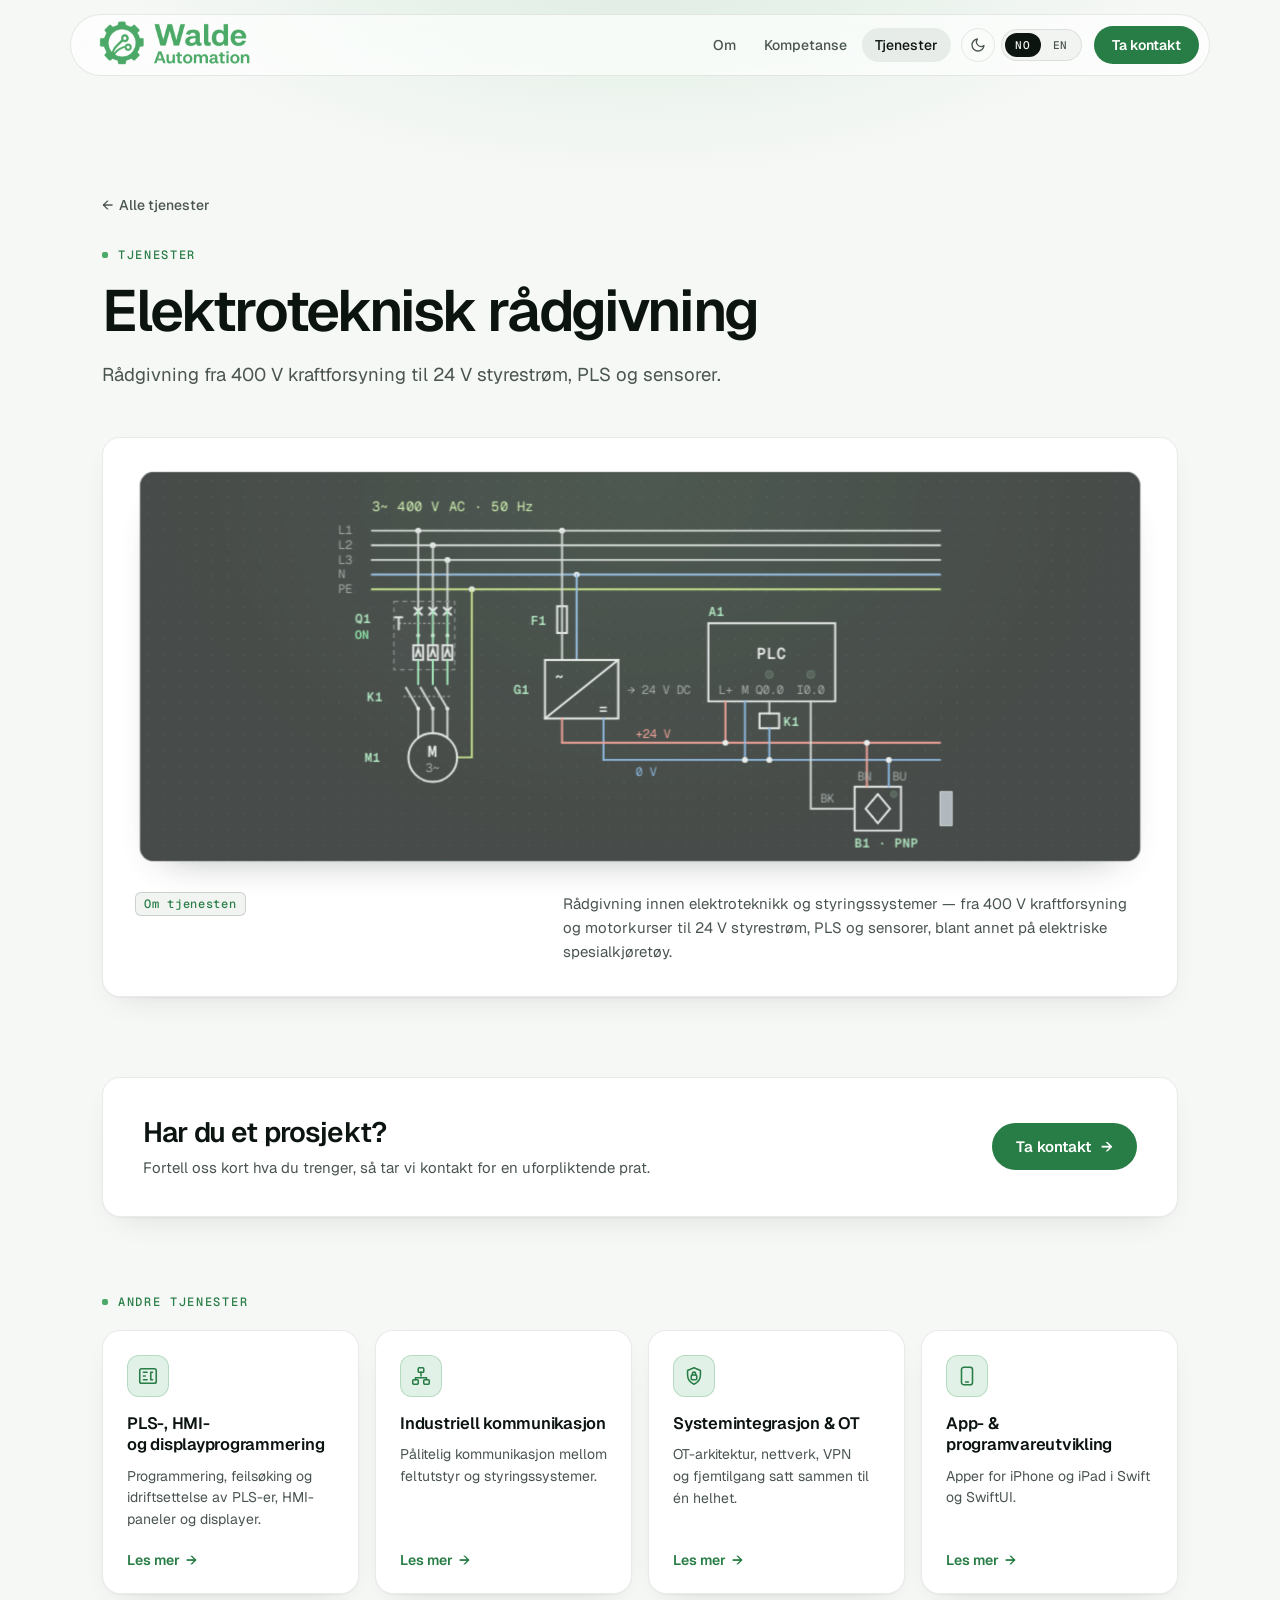
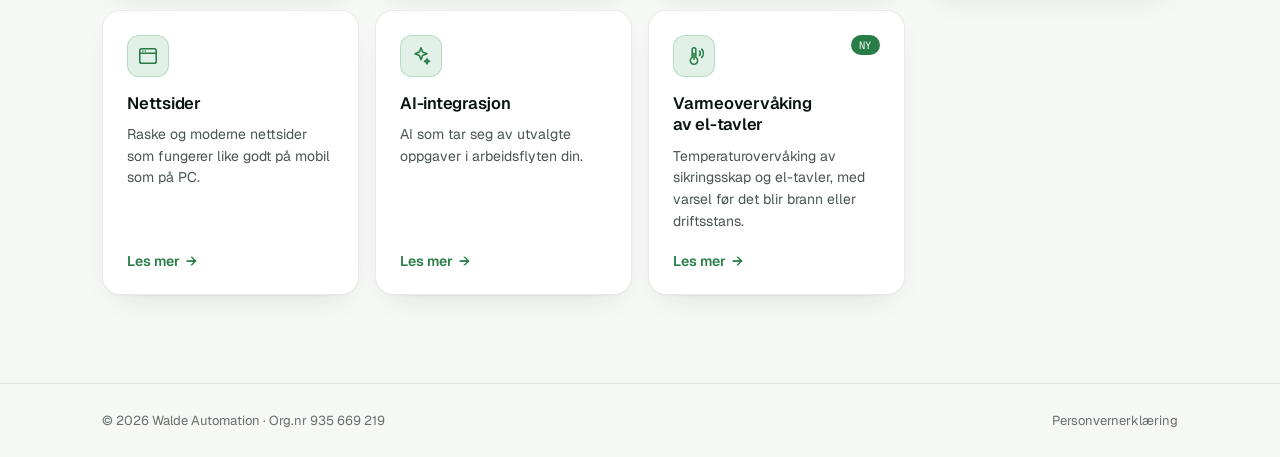
<file: elektroteknisk-radgivning.html>
<!DOCTYPE html>
<html lang="no" data-page="elektro">
<head>
<meta charset="UTF-8">
<script>(function () { var t; try { t = localStorage.getItem('walde-theme'); } catch (e) {}
  if (t === 'dark' || (t !== 'light' && window.matchMedia && matchMedia('(prefers-color-scheme: dark)').matches)) document.documentElement.dataset.theme = 'dark'; })();</script>
<meta name="viewport" content="width=device-width, initial-scale=1.0">
<title>Elektroteknisk rådgivning i Bergen | Walde Automation</title>
<meta name="theme-color" content="#F6F8F6">
<meta name="description" content="Rådgivning innen elektroteknikk og styringssystemer, fra 400 V kraftforsyning til 24 V styrestrøm, PLS og sensorer.">
<link rel="canonical" href="https://waldeautomation.no/elektroteknisk-radgivning.html">
<link rel="icon" type="image/png" href="favicon.png">
<link rel="apple-touch-icon" href="apple-touch-icon.png">
<meta property="og:type" content="website">
<meta property="og:site_name" content="Walde Automation">
<meta property="og:locale" content="nb_NO">
<meta property="og:url" content="https://waldeautomation.no/elektroteknisk-radgivning.html">
<meta property="og:title" content="Elektroteknisk rådgivning i Bergen | Walde Automation">
<meta property="og:description" content="Rådgivning innen elektroteknikk og styringssystemer, fra 400 V kraftforsyning til 24 V styrestrøm, PLS og sensorer.">
<meta property="og:image" content="https://waldeautomation.no/og-image.jpg">
<meta property="og:image:width" content="1200">
<meta property="og:image:height" content="630">
<meta property="og:image:alt" content="Walde Automation – styring og automasjon, fra felt til sky">
<meta name="twitter:card" content="summary_large_image">
<link rel="preconnect" href="https://fonts.googleapis.com">
<link rel="preconnect" href="https://fonts.gstatic.com" crossorigin>
<link rel="stylesheet" href="https://fonts.googleapis.com/css2?family=Geist:wght@400;500;600;700&family=Geist+Mono:wght@400;500;600&display=swap">
<link rel="stylesheet" href="site.css">
<script type="importmap">
{ "imports": {
  "three": "https://cdn.jsdelivr.net/npm/three@0.160.0/build/three.module.min.js",
  "three/addons/": "https://cdn.jsdelivr.net/npm/three@0.160.0/examples/jsm/"
} }
</script>
</head>
<body>

<div class="bg" aria-hidden="true"><span class="b1"></span><span class="b2"></span><span class="b3"></span></div>

<header>
  <div class="header-inner">
    <a href="index.html" class="logo"><img src="logo.png" width="256" height="256" alt="Walde Automation" style="height:170px;width:auto;display:block;"></a>
    <nav class="main-nav" id="mainNav">
      <button class="nav-toggle" id="navToggle" data-i18n-label="a11yMenu" aria-label="Meny" aria-expanded="false"><span></span><span></span><span></span></button>
      <div class="nav-links">
        <a href="index.html#om" data-i18n="navOm">Om</a>
        <a href="index.html#kompetanse" data-i18n="navKompetanse">Kompetanse</a>
        <a href="index.html#tjenester" class="active" aria-current="page" data-i18n="navTjenester">Tjenester</a>
        <div class="nav-tools">
          <button class="theme-toggle" id="themeToggle" type="button" data-i18n-label="a11yTheme" aria-label="Lys / mørk modus" title="Lys / mørk modus">
            <svg class="i-moon" viewBox="0 0 24 24" fill="none" stroke="currentColor" stroke-width="2" stroke-linecap="round" stroke-linejoin="round" aria-hidden="true"><path d="M21 12.8A9 9 0 1 1 11.2 3a7 7 0 0 0 9.8 9.8z"/></svg>
            <svg class="i-sun" viewBox="0 0 24 24" fill="none" stroke="currentColor" stroke-width="2" stroke-linecap="round" stroke-linejoin="round" aria-hidden="true"><circle cx="12" cy="12" r="4"/><path d="M12 2v2M12 20v2M4.9 4.9l1.4 1.4M17.7 17.7l1.4 1.4M2 12h2M20 12h2M4.9 19.1l1.4-1.4M17.7 6.3l1.4-1.4"/></svg>
          </button>
          <div class="lang-toggle">
            <button type="button" id="langNo" class="active" lang="no" aria-label="Norsk" aria-pressed="true">NO</button>
            <button type="button" id="langEn" lang="en" aria-label="English" aria-pressed="false">EN</button>
          </div>
        </div>
        <a href="index.html#kontakt" class="btn-cta" data-i18n="cta">Ta kontakt</a>
      </div>
    </nav>
  </div>
</header>

<main id="top">

  <section class="svc-hero">
    <div class="wrap">
      <a class="svc-back" href="index.html#tjenester"><span aria-hidden="true">←</span> <span data-i18n="svcBack">Alle tjenester</span></a>
      <p class="eyebrow" data-i18n="tjEyebrow">Tjenester</p>
      <h1 data-i18n="svc3Title">Elektroteknisk rådgivning</h1>
      <p class="lead" data-i18n="svc3Short">Rådgivning fra 400 V kraftforsyning til 24 V styrestrøm, PLS og sensorer.</p>
    </div>
  </section>

  <section class="svc-demo">
    <div class="wrap">
      <div class="tj-grid">

        <article class="glass wide elec-card">
          <div class="schem-wrap">
            <svg class="schem" viewBox="0 0 520 300" role="img" data-i18n-label="a11ySchem" aria-label="Animert koblingsskjema: 3-fase 400 V inn, motorvernbryter Q1 og kontaktor K1 foran motor M1, 24 V DC strømforsyning G1 og PLS A1. Når den induktive PNP-sensoren B1 på inngang I0.0 ser metall, slår utgang Q0.0 på kontaktoren og motoren går.">
              <text class="f ttl" x="40" y="20" style="--t:.1s">3~ 400 V AC · 50 Hz</text>
              <text class="f" x="12" y="39" style="--t:0.2s">L1</text>
              <path class="w ph" pathLength="1" style="--t:0.0s;--dur:1.1s" d="M40 36H506"/>
              <text class="f" x="12" y="51" style="--t:0.3s">L2</text>
              <path class="w ph" pathLength="1" style="--t:0.12s;--dur:1.1s" d="M40 48H506"/>
              <text class="f" x="12" y="63" style="--t:0.4s">L3</text>
              <path class="w ph" pathLength="1" style="--t:0.24s;--dur:1.1s" d="M40 60H506"/>
              <text class="f" x="12" y="75" style="--t:0.5s">N</text>
              <path class="w n" pathLength="1" style="--t:0.36s;--dur:1.1s" d="M40 72H506"/>
              <text class="f" x="12" y="87" style="--t:0.6s">PE</text>
              <path class="w pe" pathLength="1" style="--t:0.48s;--dur:1.1s" d="M40 84H506"/>
              <g class="f" style="--t:1s"><circle class="dot" cx="78" cy="36" r="2.4"/><circle class="dot" cx="90" cy="48" r="2.4"/><circle class="dot" cx="102" cy="60" r="2.4"/><circle class="dot" cx="122" cy="84" r="2.4"/></g>
              <path class="w ph" pathLength="1" style="--t:1.0s;--dur:0.5s" d="M78 36V102"/>
              <path class="w ph" pathLength="1" style="--t:1.05s;--dur:0.5s" d="M90 48V102"/>
              <path class="w ph" pathLength="1" style="--t:1.1s;--dur:0.5s" d="M102 60V102"/>
              <path class="f qbox" style="--t:1.4s" d="M58 94h50v56h-50Z"/>
              <path class="w sym" pathLength="1" style="--t:1.45s;--dur:0.3s" d="M75 99l6 6M81 99l-6 6"/>
              <path class="w sym blade hot" pathLength="1" style="--t:1.55s;--dur:0.35s;transform-origin:78px 122px" d="M78 122V102"/>
              <circle class="f dot" cx="78" cy="122" r="1.6" style="--t:1.45s"/>
              <path class="w ph hot" pathLength="1" style="--t:1.65s;--dur:0.2s" d="M78 122V130"/>
              <path class="w sym" pathLength="1" style="--t:1.7s;--dur:0.35s" d="M74 130h8v12h-8Z"/>
              <path class="w sym" pathLength="1" style="--t:1.8s;--dur:0.2s" d="M76 139l2-6l2 6"/>
              <path class="w sym" pathLength="1" style="--t:1.5s;--dur:0.3s" d="M87 99l6 6M93 99l-6 6"/>
              <path class="w sym blade hot" pathLength="1" style="--t:1.6s;--dur:0.35s;transform-origin:90px 122px" d="M90 122V102"/>
              <circle class="f dot" cx="90" cy="122" r="1.6" style="--t:1.5s"/>
              <path class="w ph hot" pathLength="1" style="--t:1.7s;--dur:0.2s" d="M90 122V130"/>
              <path class="w sym" pathLength="1" style="--t:1.75s;--dur:0.35s" d="M86 130h8v12h-8Z"/>
              <path class="w sym" pathLength="1" style="--t:1.85s;--dur:0.2s" d="M88 139l2-6l2 6"/>
              <path class="w sym" pathLength="1" style="--t:1.55s;--dur:0.3s" d="M99 99l6 6M105 99l-6 6"/>
              <path class="w sym blade hot" pathLength="1" style="--t:1.65s;--dur:0.35s;transform-origin:102px 122px" d="M102 122V102"/>
              <circle class="f dot" cx="102" cy="122" r="1.6" style="--t:1.55s"/>
              <path class="w ph hot" pathLength="1" style="--t:1.75s;--dur:0.2s" d="M102 122V130"/>
              <path class="w sym" pathLength="1" style="--t:1.8s;--dur:0.35s" d="M98 130h8v12h-8Z"/>
              <path class="w sym" pathLength="1" style="--t:1.9s;--dur:0.2s" d="M100 139l2-6l2 6"/>
              <path class="f link" style="--t:1.8s" d="M62 112H104"/>
              <path class="w sym" pathLength="1" style="--t:1.8s;--dur:0.3s" d="M62 107V117M59 107H65"/>
              <text class="f tag" x="26" y="112" style="--t:1.8s">Q1</text>
              <text class="q-off" x="26" y="125">OFF</text>
              <text class="f on" x="26" y="125" style="--t:6.7s">ON</text>
              <path class="w ph hot" pathLength="1" style="--t:1.90s;--dur:0.2s" d="M78 142V162"/>
              <path class="w sym kblade kh" pathLength="1" style="--t:2.02s;--dur:0.2s;transform-origin:78px 182px" d="M78 182V162"/>
              <circle class="f dot" cx="78" cy="182" r="1.6" style="--t:2.02s"/>
              <path class="w ph kh" pathLength="1" style="--t:2.15s;--dur:0.25s" d="M78 182V206"/>
              <path class="w ph hot" pathLength="1" style="--t:1.95s;--dur:0.2s" d="M90 142V162"/>
              <path class="w sym kblade kh" pathLength="1" style="--t:2.07s;--dur:0.2s;transform-origin:90px 182px" d="M90 182V162"/>
              <circle class="f dot" cx="90" cy="182" r="1.6" style="--t:2.07s"/>
              <path class="w ph kh" pathLength="1" style="--t:2.20s;--dur:0.25s" d="M90 182V202"/>
              <path class="w ph hot" pathLength="1" style="--t:2.00s;--dur:0.2s" d="M102 142V162"/>
              <path class="w sym kblade kh" pathLength="1" style="--t:2.12s;--dur:0.2s;transform-origin:102px 182px" d="M102 182V162"/>
              <circle class="f dot" cx="102" cy="182" r="1.6" style="--t:2.12s"/>
              <path class="w ph kh" pathLength="1" style="--t:2.25s;--dur:0.25s" d="M102 182V206"/>
              <path class="f link" style="--t:2.3s" d="M66 172H106"/>
              <text class="f tag" x="36" y="176" style="--t:2.3s">K1</text>
              <path class="w pe" pathLength="1" style="--t:2.0s;--dur:0.8s" d="M122 84V222H110"/>
              <path class="w sym kh" pathLength="1" style="--t:2.3s;--dur:0.7s;--c0:#E4E9E6" d="M70 222a20 20 0 1 0 40 0a20 20 0 1 0 -40 0"/>
              <circle class="f rotor" cx="90" cy="222" r="26" style="--t:6.8s"/>
              <text class="f big" x="90" y="222" text-anchor="middle" style="--t:2.6s">M</text>
              <text class="f" x="90" y="234" text-anchor="middle" style="--t:2.6s">3~</text>
              <text class="f tag" x="34" y="226" style="--t:2.6s">M1</text>
              <g class="f" style="--t:2.3s"><circle class="dot" cx="196" cy="36" r="2.4"/><circle class="dot" cx="208" cy="72" r="2.4"/></g>
              <path class="w ph" pathLength="1" style="--t:2.3s;--dur:0.4s" d="M196 36V98"/>
              <path class="w n" pathLength="1" style="--t:2.4s;--dur:0.6s" d="M208 72V142"/>
              <path class="w sym" pathLength="1" style="--t:2.7s;--dur:0.5s" d="M192 98h8v22h-8Z"/>
              <path class="w ph" pathLength="1" style="--t:2.75s;--dur:0.3s" d="M196 98V120"/>
              <path class="w ph" pathLength="1" style="--t:2.9s;--dur:0.3s" d="M196 120V142"/>
              <text class="f tag" x="170" y="113" style="--t:2.9s">F1</text>
              <path class="w sym" pathLength="1" style="--t:3.1s;--dur:0.8s" d="M182 142h60v48h-60Z"/>
              <path class="w sym" pathLength="1" style="--t:3.4s;--dur:0.4s" d="M182 190L242 142"/>
              <text class="f big" x="190" y="160" style="--t:3.6s">~</text>
              <text class="f big" x="226" y="186" style="--t:3.6s">=</text>
              <text class="f tag" x="156" y="170" style="--t:3.6s">G1</text>
              <text class="f sm" x="250" y="170" style="--t:3.8s">→ 24 V DC</text>
              <path class="w p24" pathLength="1" style="--t:3.7s;--dur:0.3s" d="M196 190V210"/>
              <path class="w m0" pathLength="1" style="--t:3.75s;--dur:0.3s" d="M230 190V224"/>
              <path class="w p24" pathLength="1" style="--t:4.0s;--dur:0.9s" d="M196 210H506"/>
              <path class="w m0" pathLength="1" style="--t:4.1s;--dur:0.9s" d="M230 224H506"/>
              <text class="f t24" x="256" y="206" style="--t:4.4s">+24 V</text>
              <text class="f t0" x="256" y="237" style="--t:4.4s">0 V</text>
              <path class="w sym" pathLength="1" style="--t:4.5s;--dur:0.9s" d="M316 112h104v64h-104Z"/>
              <text class="f big" x="368" y="141" text-anchor="middle" style="--t:4.9s">PLC</text>
              <text class="f tag" x="316" y="106" style="--t:4.9s">A1</text>
              <text class="f sm" x="330" y="170" text-anchor="middle" style="--t:5s">L+</text>
              <text class="f sm" x="346" y="170" text-anchor="middle" style="--t:5s">M</text>
              <text class="f sm" x="366" y="170" text-anchor="middle" style="--t:5s">Q0.0</text>
              <text class="f sm" x="400" y="170" text-anchor="middle" style="--t:5s">I0.0</text>
              <circle class="f qled" cx="366" cy="154" r="3.2" style="--t:5s"/>
              <circle class="f led" cx="400" cy="154" r="3.2" style="--t:5s"/>
              <path class="w p24" pathLength="1" style="--t:4.9s;--dur:0.3s" d="M330 176V210"/>
              <path class="w m0" pathLength="1" style="--t:5.0s;--dur:0.35s" d="M346 176V224"/>
              <g class="f" style="--t:5.3s"><circle class="dot" cx="330" cy="210" r="2.4"/><circle class="dot" cx="346" cy="224" r="2.4"/></g>
              <path class="w sig" pathLength="1" style="--t:5.1s;--dur:0.15s" d="M366 176V186"/>
              <path class="w sym" pathLength="1" style="--t:5.2s;--dur:0.35s" d="M358 186h16v12h-16Z"/>
              <path class="f coil" d="M358 186h16v12h-16Z" style="--t:5.2s"/>
              <path class="w m0" pathLength="1" style="--t:5.35s;--dur:0.3s" d="M366 198V224"/>
              <circle class="f dot" cx="366" cy="224" r="2.4" style="--t:5.6s"/>
              <text class="f tag" x="378" y="196" style="--t:5.4s">K1</text>
              <path class="q-on" d="M366 176V186"/>
              <path class="w sym" pathLength="1" style="--t:5.3s;--dur:0.6s" d="M436 246h38v36h-38Z"/>
              <path class="w sym" pathLength="1" style="--t:5.6s;--dur:0.4s" d="M455 252l10 12l-10 12l-10-12Z"/>
              <path class="w p24" pathLength="1" style="--t:5.6s;--dur:0.3s" d="M446 246V210"/>
              <path class="w m0" pathLength="1" style="--t:5.7s;--dur:0.25s" d="M464 246V224"/>
              <g class="f" style="--t:6s"><circle class="dot" cx="446" cy="210" r="2.4"/><circle class="dot" cx="464" cy="224" r="2.4"/></g>
              <path class="w sig" pathLength="1" style="--t:5.8s;--dur:0.7s" d="M400 176V264H436"/>
              <path class="sig-on" d="M400 176V264H436"/>
              <text class="f sm" x="438" y="241" style="--t:6s">BN</text>
              <text class="f sm" x="467" y="241" style="--t:6s">BU</text>
              <text class="f sm" x="408" y="259" style="--t:6s">BK</text>
              <text class="f tag" x="436" y="296" style="--t:6s">B1 · PNP</text>
              <circle class="f led" cx="468" cy="252" r="2.6" style="--t:6s"/>
              <path class="f target" d="M482 250h10v28h-10Z" style="--t:6.4s"/>
            </svg>
          </div>
          <div class="tj-text">
            <p class="tj-num" data-i18n="svcAbout">Om tjenesten</p>
            <p class="tj-desc" data-i18n="svc3Desc">Rådgivning innen elektroteknikk og styringssystemer — fra 400 V kraftforsyning og motorkurser til 24 V styrestrøm, PLS og sensorer, blant annet på elektriske spesialkjøretøy.</p>
          </div>
        </article>

      </div>
    </div>
  </section>

  <section class="svc-next">
    <div class="wrap">
      <div class="glass svc-cta">
        <div>
          <h2 data-i18n="svcCtaTitle">Har du et prosjekt?</h2>
          <p data-i18n="svcCtaText">Fortell oss kort hva du trenger, så tar vi kontakt for en uforpliktende prat.</p>
        </div>
        <a href="index.html#kontakt" class="btn-primary-lg"><span data-i18n="cta">Ta kontakt</span><span class="arr" aria-hidden="true">→</span></a>
      </div>
      <p class="eyebrow" data-i18n="svcOther">Andre tjenester</p>
      <div class="svc-grid svc-grid-other">
        <a class="glass svc-card" href="pls-hmi-programmering.html">
          <span class="svc-top"><span class="komp-ico" aria-hidden="true"><svg viewBox="0 0 24 24" fill="none" stroke="currentColor" stroke-width="1.7" stroke-linecap="round" stroke-linejoin="round"><rect x="3" y="4" width="18" height="16" rx="2"/><path d="M7 8h4M7 12h2M7 16h4M15 8v8M15 8h2M15 16h2"/></svg></span></span>
          <h3 data-i18n="svc0Title">PLS-, HMI- og displayprogrammering</h3>
          <p data-i18n="svc0Short">Programmering, feilsøking og idriftsettelse av PLS-er, HMI-paneler og displayer.</p>
          <span class="svc-more"><span data-i18n="svcMore">Les mer</span><span class="arr" aria-hidden="true">→</span></span>
        </a>
        <a class="glass svc-card" href="industriell-kommunikasjon.html">
          <span class="svc-top"><span class="komp-ico" aria-hidden="true"><svg viewBox="0 0 24 24" fill="none" stroke="currentColor" stroke-width="1.7" stroke-linecap="round" stroke-linejoin="round"><rect x="9" y="3" width="6" height="5" rx="1"/><rect x="3" y="16" width="6" height="5" rx="1"/><rect x="15" y="16" width="6" height="5" rx="1"/><path d="M12 8v4M6 16v-2h12v2"/></svg></span></span>
          <h3 data-i18n="svc1Title">Industriell kommunikasjon</h3>
          <p data-i18n="svc1Short">Pålitelig kommunikasjon mellom feltutstyr og styringssystemer.</p>
          <span class="svc-more"><span data-i18n="svcMore">Les mer</span><span class="arr" aria-hidden="true">→</span></span>
        </a>
        <a class="glass svc-card" href="industriell-kommunikasjon.html">
          <span class="svc-top"><span class="komp-ico" aria-hidden="true"><svg viewBox="0 0 24 24" fill="none" stroke="currentColor" stroke-width="1.7" stroke-linecap="round" stroke-linejoin="round"><path d="M12 3l7 3v5c0 4.5-3 8.2-7 10-4-1.8-7-5.5-7-10V6z"/><rect x="9" y="11" width="6" height="5" rx="1"/><path d="M10.2 11V9.6a1.8 1.8 0 0 1 3.6 0V11"/></svg></span></span>
          <h3 data-i18n="svc2Title">Systemintegrasjon &amp; OT</h3>
          <p data-i18n="svc2Short">OT-arkitektur, nettverk, VPN og fjerntilgang satt sammen til én helhet.</p>
          <span class="svc-more"><span data-i18n="svcMore">Les mer</span><span class="arr" aria-hidden="true">→</span></span>
        </a>
        <a class="glass svc-card" href="app-utvikling.html">
          <span class="svc-top"><span class="komp-ico" aria-hidden="true"><svg viewBox="0 0 24 24" fill="none" stroke="currentColor" stroke-width="1.7" stroke-linecap="round" stroke-linejoin="round"><rect x="6" y="2.5" width="12" height="19" rx="2.5"/><path d="M10.5 18.5h3"/></svg></span></span>
          <h3 data-i18n="svc4Title">App- &amp; programvareutvikling</h3>
          <p data-i18n="svc4Short">Apper for iPhone og iPad i Swift og SwiftUI.</p>
          <span class="svc-more"><span data-i18n="svcMore">Les mer</span><span class="arr" aria-hidden="true">→</span></span>
        </a>
        <a class="glass svc-card" href="nettsider.html">
          <span class="svc-top"><span class="komp-ico" aria-hidden="true"><svg viewBox="0 0 24 24" fill="none" stroke="currentColor" stroke-width="1.7" stroke-linecap="round" stroke-linejoin="round"><rect x="3" y="4" width="18" height="16" rx="2"/><path d="M3 9h18M6.5 6.5h.01M9 6.5h.01"/></svg></span></span>
          <h3 data-i18n="svc5Title">Nettsider</h3>
          <p data-i18n="svc5Short">Raske og moderne nettsider som fungerer like godt på mobil som på PC.</p>
          <span class="svc-more"><span data-i18n="svcMore">Les mer</span><span class="arr" aria-hidden="true">→</span></span>
        </a>
        <a class="glass svc-card" href="ai-integrasjon.html">
          <span class="svc-top"><span class="komp-ico" aria-hidden="true"><svg viewBox="0 0 24 24" fill="none" stroke="currentColor" stroke-width="1.7" stroke-linecap="round" stroke-linejoin="round"><path d="M12 3l1.8 4.6L18.5 9.5l-4.7 1.9L12 16l-1.8-4.6L5.5 9.5l4.7-1.9z"/><path d="M18.5 15l.8 2 2 .8-2 .8-.8 2-.8-2-2-.8 2-.8z"/></svg></span></span>
          <h3 data-i18n="svc6Title">AI-integrasjon</h3>
          <p data-i18n="svc6Short">AI som tar seg av utvalgte oppgaver i arbeidsflyten din.</p>
          <span class="svc-more"><span data-i18n="svcMore">Les mer</span><span class="arr" aria-hidden="true">→</span></span>
        </a>
        <a class="glass svc-card" href="varmeovervaking.html">
          <span class="svc-top"><span class="komp-ico" aria-hidden="true"><svg viewBox="0 0 24 24" fill="none" stroke="currentColor" stroke-width="1.7" stroke-linecap="round" stroke-linejoin="round"><path d="M10 13.5V5a2 2 0 1 1 4 0v8.5a4 4 0 1 1-4 0z"/><path d="M12 9v6.5"/><path d="M18 6.5a4 4 0 0 1 0 5M20.5 4.5a7 7 0 0 1 0 9"/></svg></span><span class="svc-badge" data-i18n="svcNew">Ny</span></span>
          <h3 data-i18n="svc7Title">Varmeovervåking av el-tavler</h3>
          <p data-i18n="svc7Short">Temperaturovervåking av sikringsskap og el-tavler, med varsel før det blir brann eller driftsstans.</p>
          <span class="svc-more"><span data-i18n="svcMore">Les mer</span><span class="arr" aria-hidden="true">→</span></span>
        </a>
      </div>
    </div>
  </section>

</main>

<footer>
  <div class="footer-inner">
    <p style="margin:0;">&copy; <span id="year"></span> Walde Automation · <span data-i18n="orgLabel">Org.nr</span> 935 669 219</p>
    <a href="personvern.html" data-i18n="footerPrivacy">Personvernerklæring</a>
  </div>
</footer>

<script src="site.js"></script>
</body>
</html>
</file>
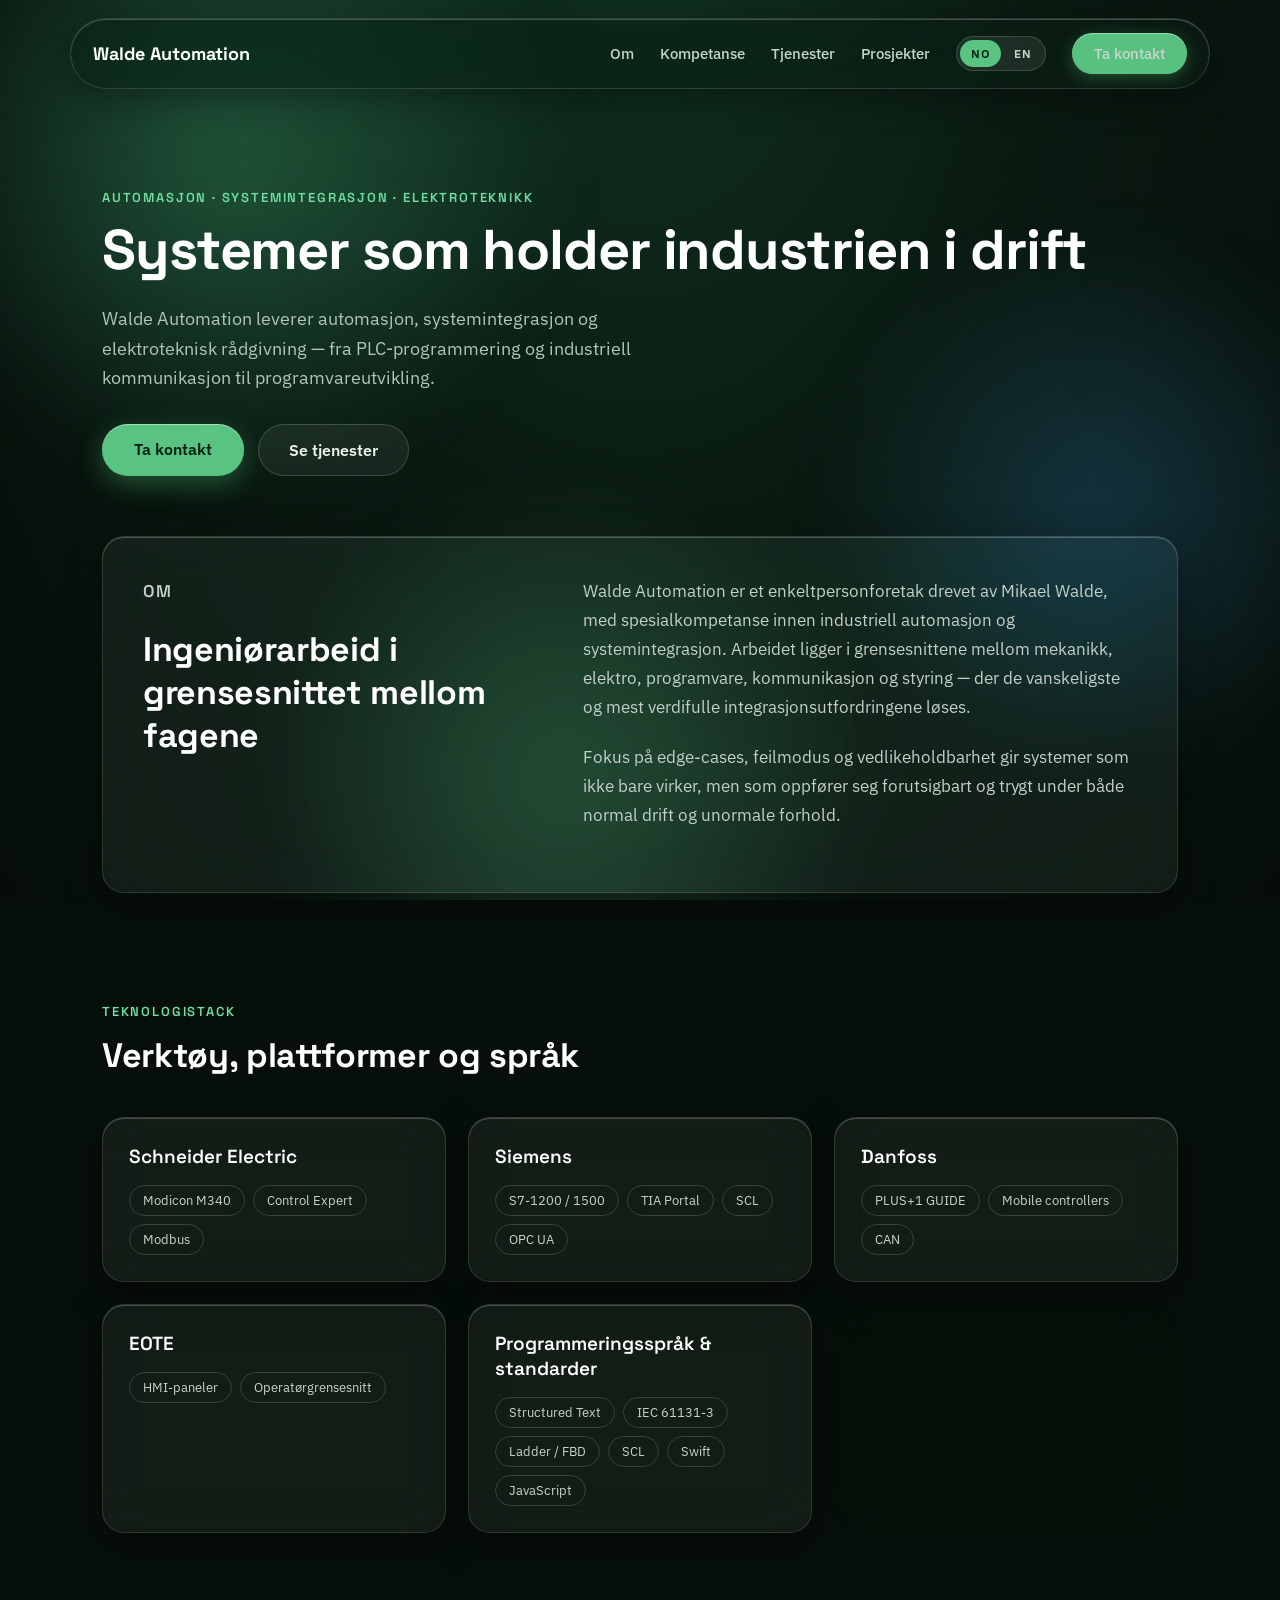
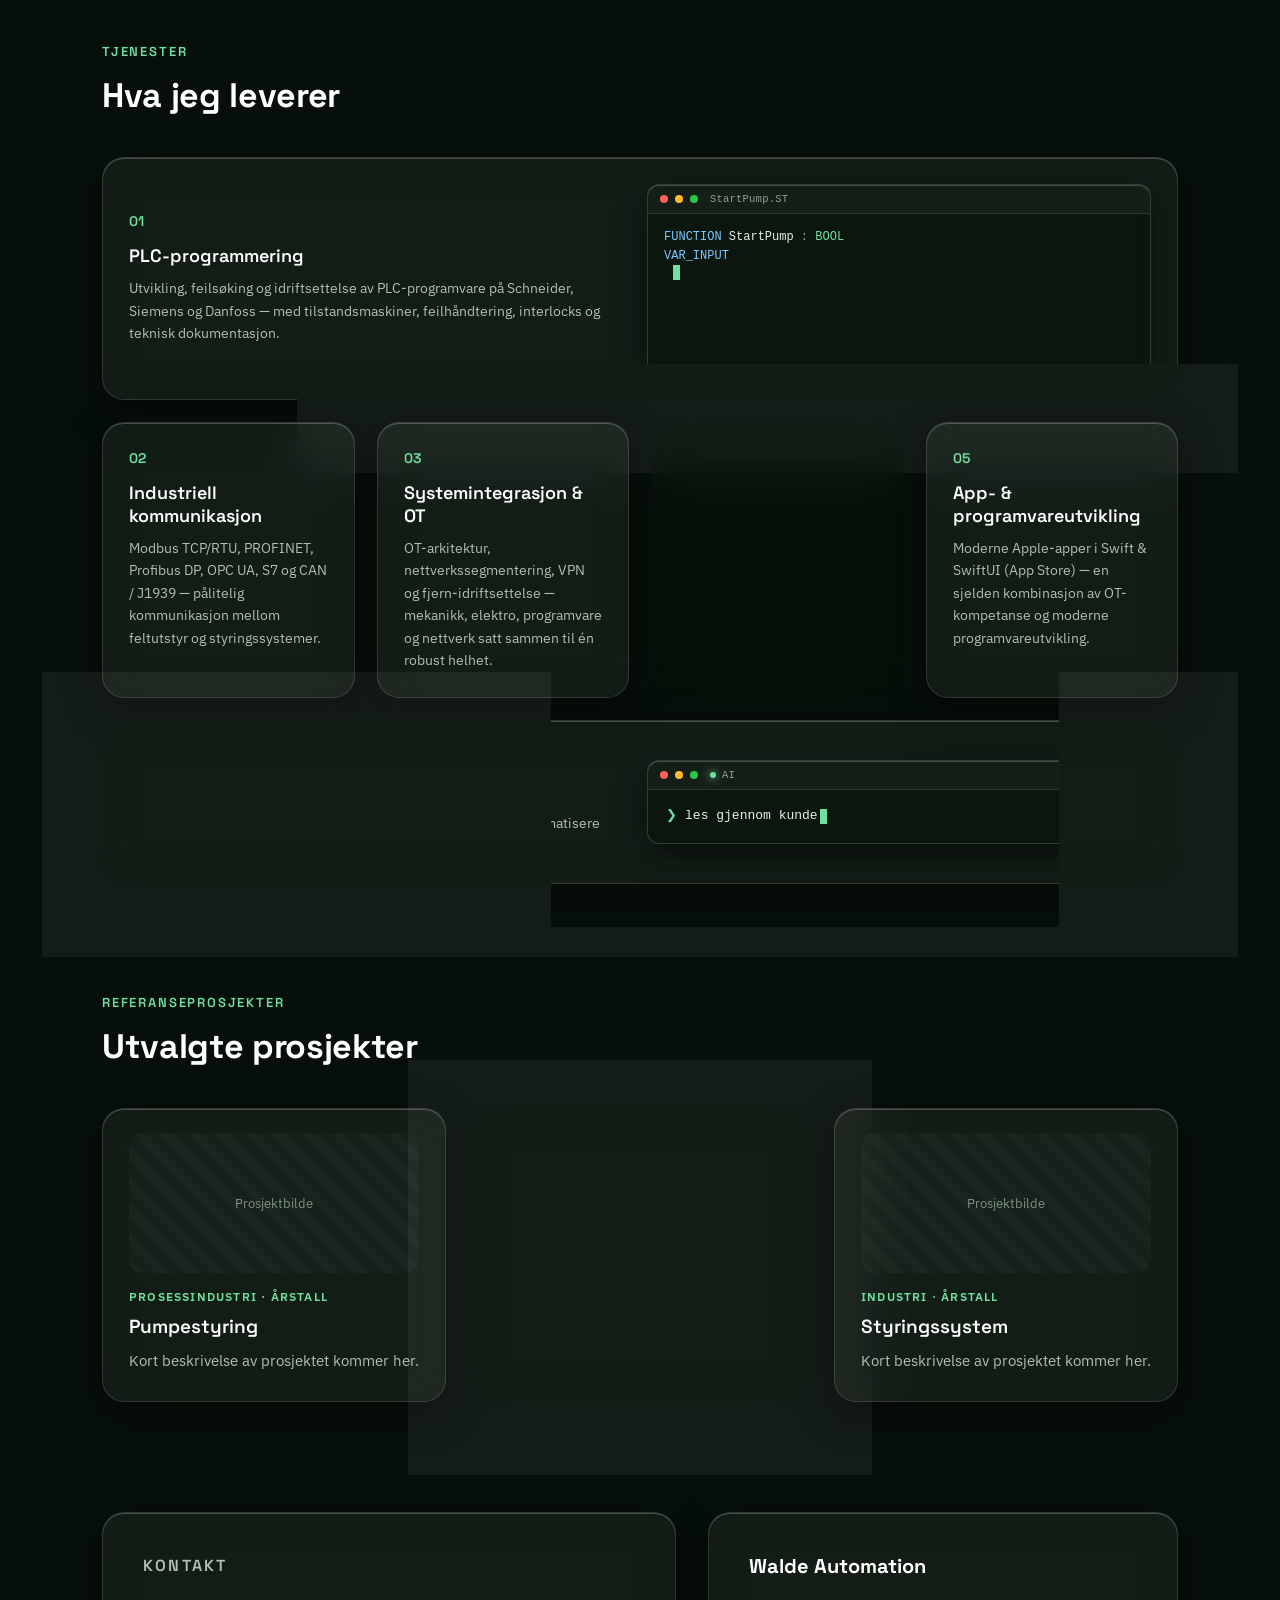
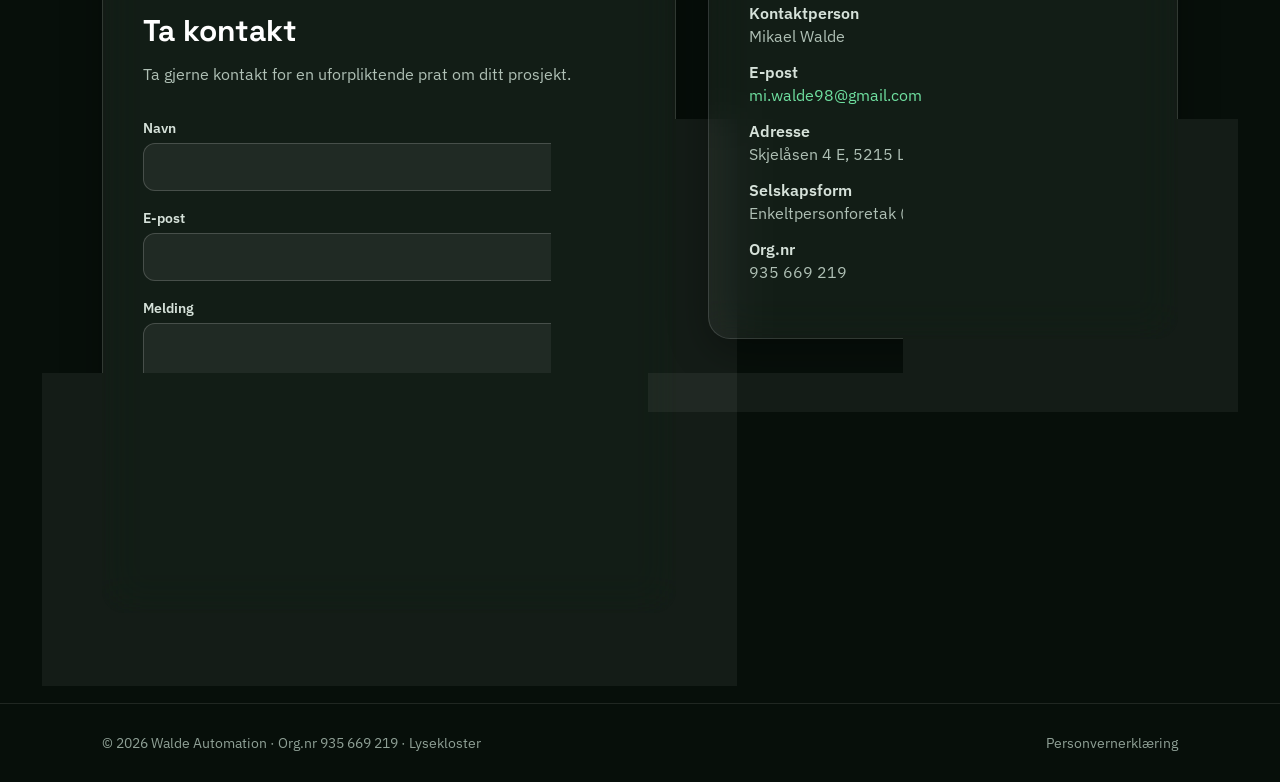
<file: index-2.html>
<!DOCTYPE html>
<html lang="no">
<head>
<meta charset="UTF-8">
<meta name="viewport" content="width=device-width, initial-scale=1.0">
<title>Walde Automation</title>
<meta name="description" content="Walde Automation – automasjon, systemintegrasjon og elektroteknisk rådgivning.">
<style>
@import url('https://fonts.googleapis.com/css2?family=IBM+Plex+Sans:wght@400;500;600&family=Space+Grotesk:wght@500;600;700&display=swap');

html { scroll-behavior: smooth; }
* { box-sizing: border-box; }
body {
  margin: 0;
  font-family: 'IBM Plex Sans', system-ui, sans-serif;
  color: #E7F0EA;
  background: #070F0A;
  -webkit-font-smoothing: antialiased;
}
a { color: #6FE0A0; text-decoration: none; }
a:hover { color: #9BF0BE; }
input::placeholder, textarea::placeholder { color: #7E9187; }

@keyframes drift1 { 0%,100% { transform: translate(0,0) scale(1); } 50% { transform: translate(6vw,4vw) scale(1.12); } }
@keyframes drift2 { 0%,100% { transform: translate(0,0) scale(1); } 50% { transform: translate(-5vw,3vw) scale(1.08); } }
@keyframes drift3 { 0%,100% { transform: translate(0,0) scale(1); } 50% { transform: translate(4vw,-4vw) scale(1.1); } }
@keyframes caretBlink { 0%,49% { opacity: 1; } 50%,100% { opacity: 0; } }
@media (prefers-reduced-motion: reduce) { * { animation: none !important; } }

.bg {
  position: fixed; inset: 0; z-index: 0; overflow: hidden; pointer-events: none;
  background: radial-gradient(ellipse at 50% -10%, #103322 0%, #0A1A11 45%, #060D09 100%);
}
.bg span { position: absolute; border-radius: 50%; filter: blur(32px); }
.bg .b1 { width: 60vw; height: 60vw; left: -12vw; top: -18vw; background: radial-gradient(circle, rgba(76,200,140,0.34), transparent 62%); animation: drift1 22s ease-in-out infinite; }
.bg .b2 { width: 48vw; height: 48vw; right: -10vw; top: 22vh; background: radial-gradient(circle, rgba(58,150,220,0.24), transparent 64%); animation: drift2 26s ease-in-out infinite; }
.bg .b3 { width: 52vw; height: 52vw; left: 18vw; bottom: -24vh; background: radial-gradient(circle, rgba(120,224,168,0.22), transparent 64%); animation: drift3 30s ease-in-out infinite; }

.glass {
  background: rgba(255,255,255,0.055);
  backdrop-filter: blur(22px) saturate(1.4);
  -webkit-backdrop-filter: blur(22px) saturate(1.4);
  border: 1px solid rgba(255,255,255,0.13);
  border-radius: 22px;
  box-shadow: 0 12px 40px rgba(0,0,0,0.32), inset 0 1px 0 rgba(255,255,255,0.22);
}

header {
  position: sticky; top: 0; z-index: 100; padding: 18px 20px 0;
}
.header-inner {
  max-width: 1140px; margin: 0 auto; display: flex; align-items: center; justify-content: space-between;
  gap: 20px; padding: 14px 22px; background: rgba(16,30,22,0.55);
  backdrop-filter: blur(22px) saturate(1.5); -webkit-backdrop-filter: blur(22px) saturate(1.5);
  border: 1px solid rgba(255,255,255,0.14); border-radius: 100px;
  box-shadow: 0 8px 34px rgba(0,0,0,0.35), inset 0 1px 0 rgba(255,255,255,0.22);
}
.logo { font-family: 'Space Grotesk', sans-serif; font-weight: 700; font-size: 18px; color: #fff; }
nav.main-nav { display: flex; align-items: center; gap: 26px; }
nav.main-nav a { color: #C7D6CC; font-size: 15px; font-weight: 500; white-space: nowrap; }
nav.main-nav a:hover { color: #6FE0A0; }
.lang-toggle { display: flex; gap: 2px; padding: 3px; background: rgba(255,255,255,0.08); border: 1px solid rgba(255,255,255,0.14); border-radius: 100px; }
.lang-toggle button { border: none; cursor: pointer; font-family: inherit; font-size: 12px; font-weight: 600; letter-spacing: 0.04em; padding: 6px 11px; border-radius: 100px; background: transparent; color: #C7D6CC; }
.lang-toggle button.active { background: rgba(95,208,138,0.92); color: #062013; }
.btn-cta { display: inline-block; white-space: nowrap; background: rgba(95,208,138,0.92); color: #062013; font-size: 15px; font-weight: 600; padding: 11px 22px; border-radius: 100px; box-shadow: inset 0 1px 0 rgba(255,255,255,0.4), 0 4px 16px rgba(76,175,109,0.35); }
.btn-cta:hover { background: #7CE6A8; color: #062013; }
.nav-toggle { display: none; background: none; border: none; color: #E7F0EA; font-size: 26px; cursor: pointer; }

section { position: relative; z-index: 1; }
.wrap { max-width: 1140px; margin: 0 auto; padding: 20px 32px 90px; }
.eyebrow { margin: 0 0 14px; color: #6FE0A0; font-family: 'Space Grotesk', sans-serif; font-size: 13px; font-weight: 600; letter-spacing: 0.14em; text-transform: uppercase; }
h2.section-title { margin: 0 0 40px; font-family: 'Space Grotesk', sans-serif; font-size: 34px; font-weight: 700; letter-spacing: -0.01em; color: #fff; }

.hero { padding-top: 40px; }
.hero-grid { display: grid; grid-template-columns: 1fr; gap: 30px; align-items: center; padding: 60px 32px 40px; max-width: 1140px; margin: 0 auto; }
.hero h1 { margin: 0 0 24px; font-family: 'Space Grotesk', sans-serif; font-size: 44px; line-height: 1.08; font-weight: 700; letter-spacing: -0.02em; color: #fff; }
.hero p.lead { margin: 0 0 32px; max-width: 34em; font-size: 18px; line-height: 1.62; color: #B4C4B9; }
.hero-actions { display: flex; gap: 14px; flex-wrap: wrap; }
.btn-secondary { display: inline-block; color: #EAF2EC; font-weight: 600; font-size: 16px; padding: 15px 30px; border-radius: 100px; background: rgba(255,255,255,0.06); border: 1px solid rgba(255,255,255,0.16); }
.btn-secondary:hover { border-color: rgba(111,224,160,0.6); color: #6FE0A0; }
.btn-primary-lg { display: inline-block; background: rgba(95,208,138,0.94); color: #062013; font-weight: 600; font-size: 16px; padding: 15px 32px; border-radius: 100px; box-shadow: inset 0 1px 0 rgba(255,255,255,0.45), 0 8px 26px rgba(76,175,109,0.4); }
.btn-primary-lg:hover { background: #7CE6A8; color: #062013; }

.om-card { padding: 40px; display: grid; grid-template-columns: 1fr; gap: 30px; }
.om-card p { margin: 0 0 22px; font-size: 17px; line-height: 1.7; color: #C2D0C7; }

.komp-grid { display: grid; grid-template-columns: repeat(auto-fit, minmax(260px, 1fr)); gap: 22px; }
.komp-card { padding: 26px; }
.komp-card h3 { margin: 0 0 16px; font-family: 'Space Grotesk', sans-serif; font-size: 19px; font-weight: 600; color: #fff; }
.chip-row { display: flex; flex-wrap: wrap; gap: 8px; }
.chip { padding: 6px 13px; border: 1px solid rgba(255,255,255,0.16); border-radius: 100px; font-size: 13px; color: #C7D6CC; }

.tj-grid { display: grid; grid-template-columns: repeat(auto-fit, minmax(240px, 1fr)); gap: 22px; }
.tj-grid .wide { grid-column: 1 / -1; display: grid; grid-template-columns: 1fr; gap: 24px; align-items: center; padding: 26px; }
.tj-card { padding: 26px; }
.tj-num { margin: 0 0 14px; font-family: 'Space Grotesk', sans-serif; font-size: 14px; font-weight: 600; color: #6FE0A0; }
.tj-title { margin: 0 0 10px; font-family: 'Space Grotesk', sans-serif; font-size: 18px; font-weight: 600; color: #fff; }
.tj-desc { margin: 0; font-size: 14px; line-height: 1.6; color: #AFC0B5; }

.code-panel { background: rgba(10,20,14,0.66); border: 1px solid rgba(255,255,255,0.16); border-radius: 12px; box-shadow: 0 12px 30px rgba(0,0,0,0.42), inset 0 1px 0 rgba(255,255,255,0.2); overflow: hidden; }
.code-topbar { display: flex; align-items: center; gap: 7px; padding: 8px 12px; border-bottom: 1px solid rgba(255,255,255,0.1); background: rgba(255,255,255,0.04); }
.dot { width: 8px; height: 8px; border-radius: 50%; display: inline-block; }
.dot.r { background: #FF6058; } .dot.y { background: #FFBD2E; } .dot.g { background: #28C840; }
.code-label { margin-left: 5px; font-family: ui-monospace, 'SF Mono', Menlo, monospace; font-size: 10.5px; color: #8FA096; letter-spacing: 0.02em; }
.code-body { padding: 14px 16px; font-family: ui-monospace, 'SF Mono', Menlo, monospace; font-size: 12px; line-height: 1.55; white-space: pre; color: #C7D6CC; min-height: 158px; }
.ai-body { padding: 16px 18px; font-family: ui-monospace, 'SF Mono', Menlo, monospace; font-size: 13px; line-height: 1.6; min-height: 40px; display: flex; align-items: center; }
.caret { display: inline-block; width: 7px; height: 15px; margin-left: 2px; vertical-align: -3px; background: #6FE0A0; animation: caretBlink 1s step-end infinite; }

.prosj-grid { display: grid; grid-template-columns: repeat(auto-fit, minmax(260px, 1fr)); gap: 22px; }
.prosj-card { padding: 24px 26px 28px; }
.prosj-meta { margin: 0 0 10px; font-size: 12px; font-weight: 600; letter-spacing: 0.1em; text-transform: uppercase; color: #6FE0A0; }
.prosj-title { margin: 0 0 10px; font-family: 'Space Grotesk', sans-serif; font-size: 19px; font-weight: 600; color: #fff; }
.prosj-desc { margin: 0; font-size: 15px; line-height: 1.6; color: #AFC0B5; }
.prosj-thumb { height: 140px; border-radius: 14px; margin-bottom: 16px; background: repeating-linear-gradient(45deg, rgba(255,255,255,0.04), rgba(255,255,255,0.04) 10px, rgba(255,255,255,0.02) 10px, rgba(255,255,255,0.02) 20px); display: flex; align-items: center; justify-content: center; color: #7E9187; font-size: 13px; }

.kontakt-grid { display: grid; grid-template-columns: 1fr; gap: 32px; align-items: start; }
.kontakt-form-card { padding: 40px; }
.kontakt-form-card h2 { margin: 0 0 12px; font-family: 'Space Grotesk', sans-serif; font-size: 30px; font-weight: 700; color: #fff; }
.kontakt-form-card > p { margin: 0 0 32px; font-size: 16px; line-height: 1.6; color: #AFC0B5; }
.form-group { display: flex; flex-direction: column; gap: 6px; margin-bottom: 18px; }
.form-group label { font-weight: 600; font-size: 14px; color: #D6E2DA; }
.form-group input, .form-group textarea {
  padding: 13px 15px; border: 1px solid rgba(255,255,255,0.18); border-radius: 12px;
  font-family: inherit; font-size: 16px; background: rgba(255,255,255,0.06); color: #EAF2EC; outline: none;
}
.form-group input:focus, .form-group textarea:focus { border-color: rgba(111,224,160,0.7); box-shadow: 0 0 0 3px rgba(95,208,138,0.22); }
.form-submit { background: rgba(95,208,138,0.94); color: #062013; border: none; font-family: inherit; font-weight: 600; font-size: 16px; padding: 14px 32px; border-radius: 100px; cursor: pointer; box-shadow: inset 0 1px 0 rgba(255,255,255,0.45), 0 8px 22px rgba(76,175,109,0.36); }
.form-submit:hover { background: #7CE6A8; }
.form-status { margin: 14px 0 0; font-size: 14px; font-weight: 500; }
.form-status.error { color: #FF9B9B; }
.form-status.success { color: #6FE0A0; }
.form-privacy { margin: 16px 0 0; font-size: 13px; line-height: 1.5; color: #8FA096; }

.kontakt-info { padding: 40px; }
.kontakt-info .glass-logo { font-family: 'Space Grotesk', sans-serif; font-weight: 700; font-size: 20px; color: #fff; margin-bottom: 24px; }
.info-row { display: flex; flex-direction: column; gap: 3px; margin-bottom: 16px; }
.info-row span.label { font-weight: 600; color: #D6E2DA; }
.info-row span.value { color: #AFC0B5; }

footer { border-top: 1px solid rgba(255,255,255,0.1); position: relative; z-index: 1; }
.footer-inner { max-width: 1140px; margin: 0 auto; padding: 30px 32px; display: flex; align-items: center; justify-content: space-between; flex-wrap: wrap; gap: 10px; font-size: 14px; color: #8FA096; }
.footer-inner a { color: #8FA096; }
.footer-inner a:hover { color: #6FE0A0; }

@media (min-width: 900px) {
  .hero-grid { grid-template-columns: 1fr; }
  .hero h1 { font-size: 56px; }
  .om-card { grid-template-columns: 0.85fr 1.15fr; }
  .tj-grid .wide { grid-template-columns: 1fr 1.02fr; }
  .kontakt-grid { grid-template-columns: 1.1fr 0.9fr; }
}

@media (max-width: 768px) {
  nav.main-nav .nav-links { display: none; }
  .nav-toggle { display: block; }
  nav.main-nav.open .nav-links {
    display: flex; flex-direction: column; position: absolute; top: 70px; left: 20px; right: 20px;
    background: rgba(16,30,22,0.95); border: 1px solid rgba(255,255,255,0.14); border-radius: 20px; padding: 16px; gap: 14px;
  }
}
</style>
</head>
<body>

<div class="bg" aria-hidden="true"><span class="b1"></span><span class="b2"></span><span class="b3"></span></div>

<header>
  <div class="header-inner">
    <a href="#top" class="logo">Walde Automation</a>
    <nav class="main-nav" id="mainNav">
      <button class="nav-toggle" id="navToggle" aria-label="Meny">☰</button>
      <div class="nav-links" style="display:flex; align-items:center; gap:26px;">
        <a href="#om" data-i18n="navOm">Om</a>
        <a href="#kompetanse" data-i18n="navKompetanse">Kompetanse</a>
        <a href="#tjenester" data-i18n="navTjenester">Tjenester</a>
        <a href="#prosjekter" data-i18n="navProsjekter">Prosjekter</a>
        <div class="lang-toggle">
          <button id="langNo" class="active">NO</button>
          <button id="langEn">EN</button>
        </div>
        <a href="#kontakt" class="btn-cta" data-i18n="cta">Ta kontakt</a>
      </div>
    </nav>
  </div>
</header>

<main id="top">

  <section class="hero">
    <div class="hero-grid">
      <div>
        <p class="eyebrow" data-i18n="heroEyebrow">Automasjon · Systemintegrasjon · Elektroteknikk</p>
        <h1 data-i18n="heroTitle">Systemer som holder industrien i drift</h1>
        <p class="lead" data-i18n="heroLead">Walde Automation leverer automasjon, systemintegrasjon og elektroteknisk rådgivning — fra PLC-programmering og industriell kommunikasjon til programvareutvikling.</p>
        <div class="hero-actions">
          <a href="#kontakt" class="btn-primary-lg" data-i18n="cta">Ta kontakt</a>
          <a href="#tjenester" class="btn-secondary" data-i18n="ctaSecondary">Se tjenester</a>
        </div>
      </div>
    </div>
  </section>

  <section id="om">
    <div class="wrap">
      <div class="glass om-card">
        <div>
          <p class="eyebrow" data-i18n="omEyebrow">Om</p>
          <h2 class="section-title" style="margin:0;" data-i18n="omTitle">Ingeniørarbeid i grensesnittet mellom fagene</h2>
        </div>
        <div>
          <p data-i18n="omP1">Walde Automation er et enkeltpersonforetak drevet av Mikael Walde, med spesialkompetanse innen industriell automasjon og systemintegrasjon. Arbeidet ligger i grensesnittene mellom mekanikk, elektro, programvare, kommunikasjon og styring — der de vanskeligste og mest verdifulle integrasjonsutfordringene løses.</p>
          <p data-i18n="omP2">Fokus på edge-cases, feilmodus og vedlikeholdbarhet gir systemer som ikke bare virker, men som oppfører seg forutsigbart og trygt under både normal drift og unormale forhold.</p>
        </div>
      </div>
    </div>
  </section>

  <section id="kompetanse">
    <div class="wrap">
      <p class="eyebrow" data-i18n="kompEyebrow">Teknologistack</p>
      <h2 class="section-title" data-i18n="kompTitle">Verktøy, plattformer og språk</h2>
      <div class="komp-grid">
        <article class="glass komp-card">
          <h3>Schneider Electric</h3>
          <div class="chip-row">
            <span class="chip">Modicon M340</span><span class="chip">Control Expert</span><span class="chip">Modbus</span>
          </div>
        </article>
        <article class="glass komp-card">
          <h3>Siemens</h3>
          <div class="chip-row">
            <span class="chip">S7-1200 / 1500</span><span class="chip">TIA Portal</span><span class="chip">SCL</span><span class="chip">OPC UA</span>
          </div>
        </article>
        <article class="glass komp-card">
          <h3>Danfoss</h3>
          <div class="chip-row">
            <span class="chip">PLUS+1 GUIDE</span><span class="chip">Mobile controllers</span><span class="chip">CAN</span>
          </div>
        </article>
        <article class="glass komp-card">
          <h3>EOTE</h3>
          <div class="chip-row">
            <span class="chip" data-i18n="chipHmi">HMI-paneler</span><span class="chip" data-i18n="chipOperatorPanel">Operatørgrensesnitt</span>
          </div>
        </article>
        <article class="glass komp-card">
          <h3 data-i18n="langCardTitle">Programmeringsspråk &amp; standarder</h3>
          <div class="chip-row">
            <span class="chip">Structured Text</span><span class="chip">IEC 61131-3</span><span class="chip">Ladder / FBD</span><span class="chip">SCL</span><span class="chip">Swift</span><span class="chip">JavaScript</span>
          </div>
        </article>
        <article class="glass komp-card">
          <h3 data-i18n="appCardTitle">App, web &amp; AI</h3>
          <div class="chip-row">
            <span class="chip">SwiftUI</span><span class="chip">SwiftData</span><span class="chip">CloudKit</span><span class="chip">Firebase</span><span class="chip">AI / LLM</span><span class="chip">HTML / CSS / JS</span>
          </div>
        </article>
      </div>
    </div>
  </section>

  <section id="tjenester">
    <div class="wrap">
      <p class="eyebrow" data-i18n="tjEyebrow">Tjenester</p>
      <h2 class="section-title" data-i18n="tjTitle">Hva jeg leverer</h2>
      <div class="tj-grid">

        <article class="glass wide">
          <div>
            <p class="tj-num">01</p>
            <h3 class="tj-title" data-i18n="svc0Title">PLC-programmering</h3>
            <p class="tj-desc" data-i18n="svc0Desc">Utvikling, feilsøking og idriftsettelse av PLC-programvare på Schneider, Siemens og Danfoss — med tilstandsmaskiner, feilhåndtering, interlocks og teknisk dokumentasjon.</p>
          </div>
          <div class="code-panel">
            <div class="code-topbar">
              <span class="dot r"></span><span class="dot y"></span><span class="dot g"></span>
              <span class="code-label">StartPump.ST</span>
            </div>
            <div class="code-body" id="plcCode"></div>
          </div>
        </article>

        <article class="glass tj-card">
          <p class="tj-num">02</p>
          <h3 class="tj-title" data-i18n="svc1Title">Industriell kommunikasjon</h3>
          <p class="tj-desc" data-i18n="svc1Desc">Modbus TCP/RTU, PROFINET, Profibus DP, OPC UA, S7 og CAN / J1939 — pålitelig kommunikasjon mellom feltutstyr og styringssystemer.</p>
        </article>
        <article class="glass tj-card">
          <p class="tj-num">03</p>
          <h3 class="tj-title" data-i18n="svc2Title">Systemintegrasjon &amp; OT</h3>
          <p class="tj-desc" data-i18n="svc2Desc">OT-arkitektur, nettverkssegmentering, VPN og fjern-idriftsettelse — mekanikk, elektro, programvare og nettverk satt sammen til én robust helhet.</p>
        </article>
        <article class="glass tj-card">
          <p class="tj-num">04</p>
          <h3 class="tj-title" data-i18n="svc3Title">Elektroteknisk rådgivning</h3>
          <p class="tj-desc" data-i18n="svc3Desc">Rådgivning innen elektroteknikk og styringssystemer, inkludert programvare og systemforståelse for elektriske spesialkjøretøy.</p>
        </article>
        <article class="glass tj-card">
          <p class="tj-num">05</p>
          <h3 class="tj-title" data-i18n="svc4Title">App- &amp; programvareutvikling</h3>
          <p class="tj-desc" data-i18n="svc4Desc">Moderne Apple-apper i Swift &amp; SwiftUI (App Store) — en sjelden kombinasjon av OT-kompetanse og moderne programvareutvikling.</p>
        </article>

        <article class="glass wide">
          <div>
            <p class="tj-num">06</p>
            <h3 class="tj-title" data-i18n="svc5Title">Nettsider &amp; AI-integrasjon</h3>
            <p class="tj-desc" data-i18n="svc5Desc">Utvikling av nettsider og AI-integrasjoner for bedrifter — for å automatisere utvalgte oppgaver og arbeidsflyter.</p>
          </div>
          <div class="code-panel">
            <div class="code-topbar">
              <span class="dot r"></span><span class="dot y"></span><span class="dot g"></span>
              <span class="code-label" style="display:inline-flex;align-items:center;gap:6px;">
                <span style="display:inline-block;width:6px;height:6px;border-radius:50%;background:#6FE0A0;box-shadow:0 0 8px #6FE0A0;"></span>AI
              </span>
            </div>
            <div class="ai-body">
              <span style="color:#6FE0A0;margin-right:8px;">❯</span><span id="aiText" style="color:#E7F0EA;"></span><span class="caret"></span>
            </div>
          </div>
        </article>

      </div>
    </div>
  </section>

  <section id="prosjekter">
    <div class="wrap">
      <p class="eyebrow" data-i18n="prosjEyebrow">Referanseprosjekter</p>
      <h2 class="section-title" data-i18n="prosjTitle">Utvalgte prosjekter</h2>
      <div class="prosj-grid">
        <article class="glass prosj-card">
          <div class="prosj-thumb" data-i18n="projPhoto">Prosjektbilde</div>
          <p class="prosj-meta" data-i18n="proj1Meta">Prosessindustri · Årstall</p>
          <h3 class="prosj-title" data-i18n="proj1Title">Pumpestyring</h3>
          <p class="prosj-desc" data-i18n="projDesc">Kort beskrivelse av prosjektet kommer her.</p>
        </article>
        <article class="glass prosj-card">
          <div class="prosj-thumb" data-i18n="projPhoto">Prosjektbilde</div>
          <p class="prosj-meta" data-i18n="proj2Meta">Vann &amp; avløp · Årstall</p>
          <h3 class="prosj-title" data-i18n="proj2Title">Vannbehandling</h3>
          <p class="prosj-desc" data-i18n="projDesc">Kort beskrivelse av prosjektet kommer her.</p>
        </article>
        <article class="glass prosj-card">
          <div class="prosj-thumb" data-i18n="projPhoto">Prosjektbilde</div>
          <p class="prosj-meta" data-i18n="proj3Meta">Industri · Årstall</p>
          <h3 class="prosj-title" data-i18n="proj3Title">Styringssystem</h3>
          <p class="prosj-desc" data-i18n="projDesc">Kort beskrivelse av prosjektet kommer her.</p>
        </article>
      </div>
    </div>
  </section>

  <section id="kontakt">
    <div class="wrap">
      <div class="kontakt-grid">
        <div class="glass kontakt-form-card">
          <p class="eyebrow" data-i18n="kontaktEyebrow">Kontakt</p>
          <h2 data-i18n="kontaktTitle">Ta kontakt</h2>
          <p data-i18n="kontaktLead">Ta gjerne kontakt for en uforpliktende prat om ditt prosjekt.</p>
          <form id="contact-form" novalidate>
            <div class="form-group">
              <label for="name" data-i18n="labelNavn">Navn</label>
              <input type="text" id="name" name="name">
            </div>
            <div class="form-group">
              <label for="email" data-i18n="labelEpost">E-post</label>
              <input type="email" id="email" name="email">
            </div>
            <div class="form-group">
              <label for="message" data-i18n="labelMelding">Melding</label>
              <textarea id="message" name="message" rows="5"></textarea>
            </div>
            <button type="submit" class="form-submit" data-i18n="sendBtn">Send melding</button>
            <p id="form-status" class="form-status" role="status" aria-live="polite"></p>
            <p class="form-privacy">
              <span data-i18n="privacy">Opplysningene brukes kun for å besvare din henvendelse og lagres ikke utover det. Les mer i</span>
              <a href="personvern.html" data-i18n="privacyLink">personvernerklæringen</a>.
            </p>
          </form>
        </div>
        <div class="glass kontakt-info">
          <div class="glass-logo">Walde Automation</div>
          <div class="info-row">
            <span class="label" data-i18n="contactPerson">Kontaktperson</span>
            <span class="value">Mikael Walde</span>
          </div>
          <div class="info-row">
            <span class="label" data-i18n="labelEpost">E-post</span>
            <span class="value"><a href="mailto:mi.walde98@gmail.com">mi.walde98@gmail.com</a></span>
          </div>
          <div class="info-row">
            <span class="label" data-i18n="labelAddress">Adresse</span>
            <span class="value">Skjelåsen 4 E, 5215 Lysekloster</span>
          </div>
          <div class="info-row">
            <span class="label" data-i18n="companyFormLabel">Selskapsform</span>
            <span class="value" data-i18n="companyFormValue">Enkeltpersonforetak (ENK)</span>
          </div>
          <div class="info-row">
            <span class="label" data-i18n="orgLabel">Org.nr</span>
            <span class="value">935 669 219</span>
          </div>
        </div>
      </div>
    </div>
  </section>

</main>

<footer>
  <div class="footer-inner">
    <p style="margin:0;">&copy; <span id="year"></span> Walde Automation · <span data-i18n="orgLabel">Org.nr</span> 935 669 219 · Lysekloster</p>
    <a href="personvern.html" data-i18n="footerPrivacy">Personvernerklæring</a>
  </div>
</footer>

<script>
const COPY = {
  no: {
    navOm: 'Om', navKompetanse: 'Kompetanse', navTjenester: 'Tjenester', navProsjekter: 'Prosjekter',
    cta: 'Ta kontakt', ctaSecondary: 'Se tjenester',
    heroEyebrow: 'Automasjon · Systemintegrasjon · Elektroteknikk',
    heroTitle: 'Systemer som holder industrien i drift',
    heroLead: 'Walde Automation leverer automasjon, systemintegrasjon og elektroteknisk rådgivning — fra PLC-programmering og industriell kommunikasjon til programvareutvikling.',
    omEyebrow: 'Om',
    omTitle: 'Ingeniørarbeid i grensesnittet mellom fagene',
    omP1: 'Walde Automation er et enkeltpersonforetak drevet av Mikael Walde, med spesialkompetanse innen industriell automasjon og systemintegrasjon. Arbeidet ligger i grensesnittene mellom mekanikk, elektro, programvare, kommunikasjon og styring — der de vanskeligste og mest verdifulle integrasjonsutfordringene løses.',
    omP2: 'Fokus på edge-cases, feilmodus og vedlikeholdbarhet gir systemer som ikke bare virker, men som oppfører seg forutsigbart og trygt under både normal drift og unormale forhold.',
    kompEyebrow: 'Teknologistack', kompTitle: 'Verktøy, plattformer og språk',
    langCardTitle: 'Programmeringsspråk & standarder', appCardTitle: 'App, web & AI',
    chipHmi: 'HMI-paneler', chipOperatorPanel: 'Operatørgrensesnitt',
    tjEyebrow: 'Tjenester', tjTitle: 'Hva jeg leverer',
    svc0Title: 'PLC-programmering', svc0Desc: 'Utvikling, feilsøking og idriftsettelse av PLC-programvare på Schneider, Siemens og Danfoss — med tilstandsmaskiner, feilhåndtering, interlocks og teknisk dokumentasjon.',
    svc1Title: 'Industriell kommunikasjon', svc1Desc: 'Modbus TCP/RTU, PROFINET, Profibus DP, OPC UA, S7 og CAN / J1939 — pålitelig kommunikasjon mellom feltutstyr og styringssystemer.',
    svc2Title: 'Systemintegrasjon & OT', svc2Desc: 'OT-arkitektur, nettverkssegmentering, VPN og fjern-idriftsettelse — mekanikk, elektro, programvare og nettverk satt sammen til én robust helhet.',
    svc3Title: 'Elektroteknisk rådgivning', svc3Desc: 'Rådgivning innen elektroteknikk og styringssystemer, inkludert programvare og systemforståelse for elektriske spesialkjøretøy.',
    svc4Title: 'App- & programvareutvikling', svc4Desc: 'Moderne Apple-apper i Swift & SwiftUI (App Store) — en sjelden kombinasjon av OT-kompetanse og moderne programvareutvikling.',
    svc5Title: 'Nettsider & AI-integrasjon', svc5Desc: 'Utvikling av nettsider og AI-integrasjoner for bedrifter — for å automatisere utvalgte oppgaver og arbeidsflyter.',
    aiTasks: ['les gjennom kundetilbakemeldinger', 'opprett support-tickets automatisk', 'oppsummer ukens henvendelser', 'kategoriser innkommende e-post'],
    prosjEyebrow: 'Referanseprosjekter', prosjTitle: 'Utvalgte prosjekter',
    projPhoto: 'Prosjektbilde',
    proj1Meta: 'Prosessindustri · Årstall', proj1Title: 'Pumpestyring',
    proj2Meta: 'Vann & avløp · Årstall', proj2Title: 'Vannbehandling',
    proj3Meta: 'Industri · Årstall', proj3Title: 'Styringssystem',
    projDesc: 'Kort beskrivelse av prosjektet kommer her.',
    kontaktEyebrow: 'Kontakt', kontaktTitle: 'Ta kontakt',
    kontaktLead: 'Ta gjerne kontakt for en uforpliktende prat om ditt prosjekt.',
    labelNavn: 'Navn', labelEpost: 'E-post', labelMelding: 'Melding', sendBtn: 'Send melding',
    contactPerson: 'Kontaktperson', labelAddress: 'Adresse',
    companyFormLabel: 'Selskapsform', companyFormValue: 'Enkeltpersonforetak (ENK)',
    orgLabel: 'Org.nr',
    privacy: 'Opplysningene brukes kun for å besvare din henvendelse og lagres ikke utover det. Les mer i',
    privacyLink: 'personvernerklæringen',
    footerPrivacy: 'Personvernerklæring',
    statuses: { fill: 'Vennligst fyll ut alle feltene.', email: 'Vennligst oppgi en gyldig e-postadresse.', notConnected: 'Skjemaet er ikke koblet til en sendetjeneste ennå.' }
  },
  en: {
    navOm: 'About', navKompetanse: 'Expertise', navTjenester: 'Services', navProsjekter: 'Projects',
    cta: 'Get in touch', ctaSecondary: 'View services',
    heroEyebrow: 'Automation · Systems Integration · Electrical Engineering',
    heroTitle: 'Systems that keep industry running',
    heroLead: 'Walde Automation delivers automation, systems integration and electrical engineering consultation — from PLC programming and industrial communication to software development.',
    omEyebrow: 'About',
    omTitle: 'Engineering at the interfaces between disciplines',
    omP1: 'Walde Automation is a sole proprietorship run by Mikael Walde, specialising in industrial automation and systems integration. The work lives at the interfaces between mechanical, electrical, software, communication and control systems — where the hardest and most valuable integration challenges are solved.',
    omP2: 'A focus on edge cases, failure modes and maintainability produces systems that don\u2019t just work, but behave predictably and safely under both normal operation and abnormal conditions.',
    kompEyebrow: 'Technology stack', kompTitle: 'Tools, platforms & languages',
    langCardTitle: 'Languages & standards', appCardTitle: 'App, web & AI',
    chipHmi: 'HMI panels', chipOperatorPanel: 'Operator interfaces',
    tjEyebrow: 'Services', tjTitle: 'What I deliver',
    svc0Title: 'PLC Programming', svc0Desc: 'Development, troubleshooting and commissioning of PLC software on Schneider, Siemens and Danfoss — with state machines, fault handling, interlocks and technical documentation.',
    svc1Title: 'Industrial Communication', svc1Desc: 'Modbus TCP/RTU, PROFINET, Profibus DP, OPC UA, S7 and CAN / J1939 — reliable communication between field devices and control systems.',
    svc2Title: 'Systems Integration & OT', svc2Desc: 'OT architecture, network segmentation, VPN and remote commissioning — mechanical, electrical, software and network brought together into one robust whole.',
    svc3Title: 'Electrical Engineering Consultation', svc3Desc: 'Consultation on electrical engineering and control systems, including software and systems understanding for electric special-purpose vehicles.',
    svc4Title: 'App & Software Development', svc4Desc: 'Modern Apple apps in Swift & SwiftUI (App Store) — a rare combination of OT expertise and modern software development.',
    svc5Title: 'Websites & AI Integration', svc5Desc: 'Building websites and AI integrations for businesses — to automate selected tasks and workflows.',
    aiTasks: ['read through customer feedback', 'create support tickets automatically', 'summarise this week\u2019s enquiries', 'categorise incoming email'],
    prosjEyebrow: 'Reference projects', prosjTitle: 'Selected projects',
    projPhoto: 'Project image',
    proj1Meta: 'Process industry · Year', proj1Title: 'Pump control',
    proj2Meta: 'Water & wastewater · Year', proj2Title: 'Water treatment',
    proj3Meta: 'Industry · Year', proj3Title: 'Control system',
    projDesc: 'A short project description goes here.',
    kontaktEyebrow: 'Contact', kontaktTitle: 'Get in touch',
    kontaktLead: 'Feel free to get in touch for a no-obligation chat about your project.',
    labelNavn: 'Name', labelEpost: 'Email', labelMelding: 'Message', sendBtn: 'Send message',
    contactPerson: 'Contact', labelAddress: 'Address',
    companyFormLabel: 'Company form', companyFormValue: 'Sole proprietorship (ENK)',
    orgLabel: 'Org. no.',
    privacy: 'Your information is used only to answer your enquiry and is not stored beyond that. Read more in the',
    privacyLink: 'privacy policy',
    footerPrivacy: 'Privacy policy',
    statuses: { fill: 'Please fill in all fields.', email: 'Please enter a valid email address.', notConnected: 'The form is not connected to a sending service yet.' }
  }
};

let currentLang = 'no';
try { const s = localStorage.getItem('walde-lang'); if (s === 'no' || s === 'en') currentLang = s; } catch (e) {}

function applyLang(lang) {
  currentLang = lang;
  try { localStorage.setItem('walde-lang', lang); } catch (e) {}
  const t = COPY[lang];
  document.querySelectorAll('[data-i18n]').forEach(el => {
    const key = el.getAttribute('data-i18n');
    if (t[key] !== undefined) el.textContent = t[key];
  });
  document.getElementById('langNo').classList.toggle('active', lang === 'no');
  document.getElementById('langEn').classList.toggle('active', lang === 'en');
  document.documentElement.lang = lang;
  restartAiTyper();
}

document.getElementById('langNo').addEventListener('click', () => applyLang('no'));
document.getElementById('langEn').addEventListener('click', () => applyLang('en'));

document.getElementById('navToggle').addEventListener('click', () => {
  document.getElementById('mainNav').classList.toggle('open');
});

document.getElementById('year').textContent = new Date().getFullYear();

// Contact form
const form = document.getElementById('contact-form');
const status = document.getElementById('form-status');
form.addEventListener('submit', (e) => {
  e.preventDefault();
  const name = form.name.value.trim();
  const email = form.email.value.trim();
  const message = form.message.value.trim();
  const t = COPY[currentLang];
  if (!name || !email || !message) { showStatus(t.statuses.fill, 'error'); return; }
  if (!/^[^\s@]+@[^\s@]+\.[^\s@]+$/.test(email)) { showStatus(t.statuses.email, 'error'); return; }
  showStatus(t.statuses.notConnected, 'error');
});
function showStatus(msg, type) {
  status.textContent = msg;
  status.className = 'form-status ' + type;
}

// PLC code typing animation
const plcSegs = [
  { c: '#7FC8FF', t: 'FUNCTION' }, { c: '#E7F0EA', t: ' StartPump' }, { c: '#8FA096', t: ' : ' }, { c: '#6FE0A0', t: 'BOOL' }, { c: '#E7F0EA', t: '\n' },
  { c: '#7FC8FF', t: 'VAR_INPUT' }, { c: '#E7F0EA', t: '\n    ' },
  { c: '#E7F0EA', t: 'Level, SetPoint' }, { c: '#8FA096', t: ' : ' }, { c: '#6FE0A0', t: 'REAL' }, { c: '#8FA096', t: ';' }, { c: '#E7F0EA', t: '\n' },
  { c: '#7FC8FF', t: 'END_VAR' }, { c: '#E7F0EA', t: '\n\n' },
  { c: '#C9A6FF', t: 'IF' }, { c: '#E7F0EA', t: ' Level ' }, { c: '#8FA096', t: '<' }, { c: '#E7F0EA', t: ' SetPoint ' }, { c: '#C9A6FF', t: 'THEN' }, { c: '#E7F0EA', t: '\n    ' },
  { c: '#E7F0EA', t: 'StartPump' }, { c: '#8FA096', t: ' := ' }, { c: '#F4B860', t: 'TRUE' }, { c: '#8FA096', t: ';' }, { c: '#E7F0EA', t: '\n' },
  { c: '#C9A6FF', t: 'ELSE' }, { c: '#E7F0EA', t: '\n    ' },
  { c: '#E7F0EA', t: 'StartPump' }, { c: '#8FA096', t: ' := ' }, { c: '#F4B860', t: 'FALSE' }, { c: '#8FA096', t: ';' }, { c: '#E7F0EA', t: '\n' },
  { c: '#C9A6FF', t: 'END_IF' }, { c: '#8FA096', t: ';' }
];
function esc(s) { return s.replace(/&/g, '&amp;').replace(/</g, '&lt;').replace(/>/g, '&gt;'); }
function buildCode(n) {
  let out = '', count = 0;
  for (const sg of plcSegs) {
    if (count >= n) break;
    const take = Math.min(sg.t.length, n - count);
    out += '<span style="color:' + sg.c + '">' + esc(sg.t.slice(0, take)) + '</span>';
    count += take;
    if (take < sg.t.length) break;
  }
  return out;
}
(function startCodeTyper() {
  const el = document.getElementById('plcCode');
  const total = plcSegs.reduce((a, s) => a + s.t.length, 0);
  const caretHtml = '<span class="caret"></span>';
  const reduce = window.matchMedia && window.matchMedia('(prefers-reduced-motion: reduce)').matches;
  if (reduce) { el.innerHTML = buildCode(total) + caretHtml; return; }
  let n = 0;
  function tick() {
    n++;
    el.innerHTML = buildCode(n) + caretHtml;
    if (n >= total) {
      setTimeout(() => { n = 0; el.innerHTML = caretHtml; setTimeout(tick, 650); }, 3600);
      return;
    }
    setTimeout(tick, 20 + Math.random() * 26);
  }
  setTimeout(tick, 500);
})();

// AI task typing animation
let aiTimer = null;
function restartAiTyper() {
  clearTimeout(aiTimer);
  const el = document.getElementById('aiText');
  const reduce = window.matchMedia && window.matchMedia('(prefers-reduced-motion: reduce)').matches;
  el.textContent = '';
  if (reduce) { el.textContent = COPY[currentLang].aiTasks[0]; return; }
  let li = 0, ci = 0, deleting = false;
  function tick() {
    const lines = COPY[currentLang].aiTasks;
    const full = lines[li % lines.length];
    if (!deleting) {
      ci++;
      el.textContent = full.slice(0, ci);
      if (ci >= full.length) { deleting = true; aiTimer = setTimeout(tick, 1800); return; }
      aiTimer = setTimeout(tick, 55 + Math.random() * 45);
    } else {
      ci--;
      el.textContent = full.slice(0, Math.max(0, ci));
      if (ci <= 0) { deleting = false; li = (li + 1) % lines.length; aiTimer = setTimeout(tick, 320); return; }
      aiTimer = setTimeout(tick, 26);
    }
  }
  aiTimer = setTimeout(tick, 520);
}

applyLang(currentLang);
</script>
</body>
</html>
</file>
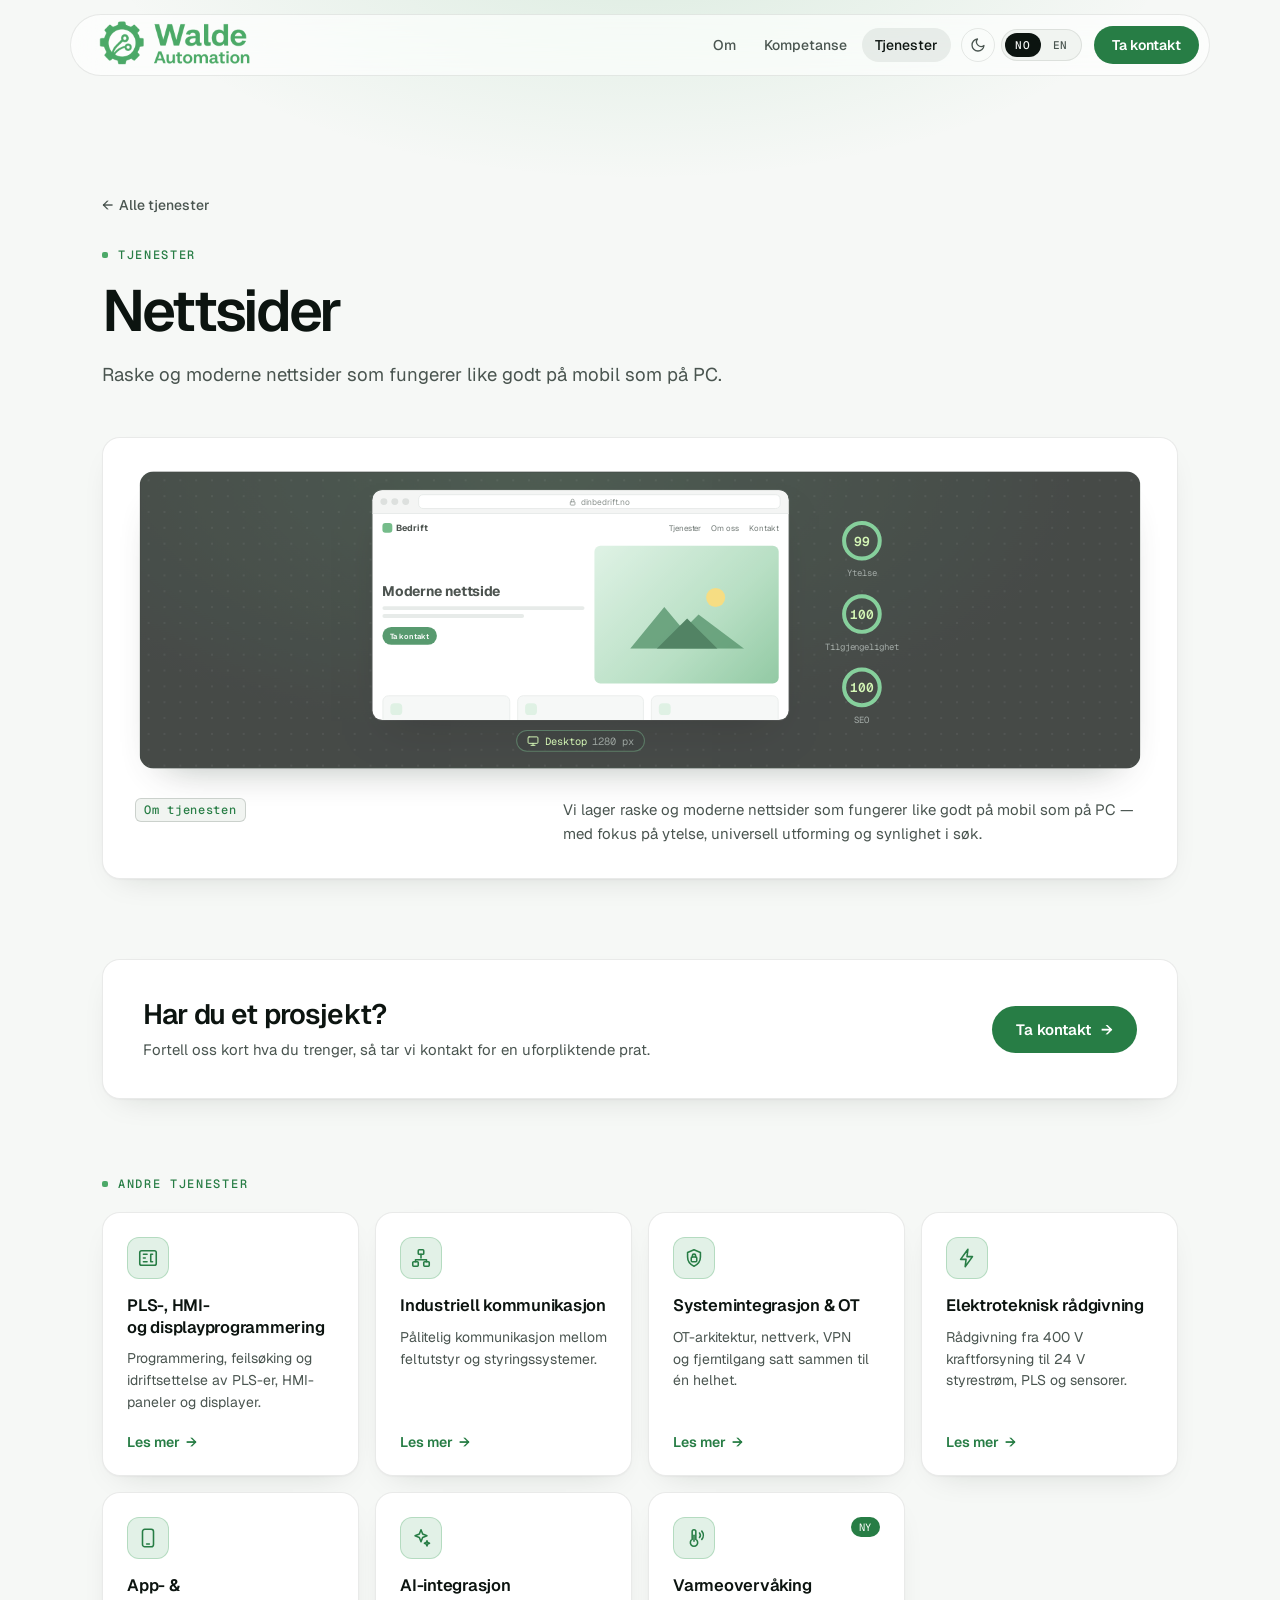
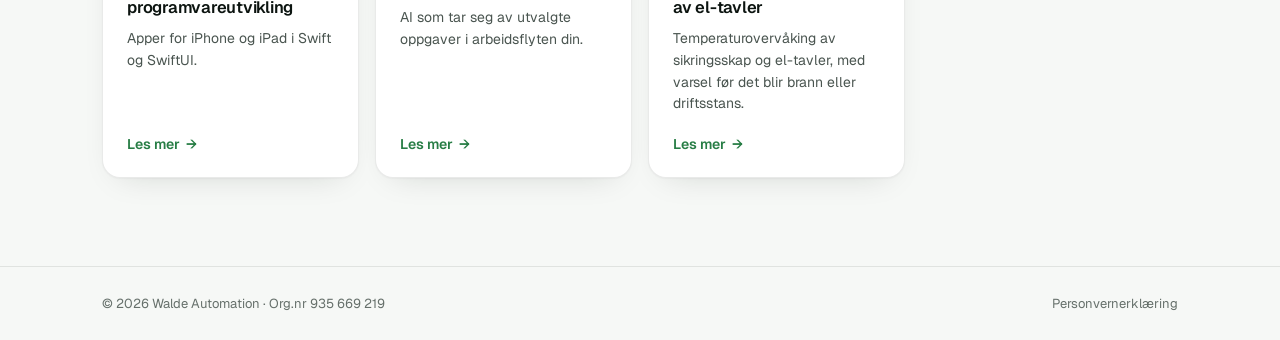
<file: nettsider.html>
<!DOCTYPE html>
<html lang="no" data-page="web">
<head>
<meta charset="UTF-8">
<script>(function () { var t; try { t = localStorage.getItem('walde-theme'); } catch (e) {}
  if (t === 'dark' || (t !== 'light' && window.matchMedia && matchMedia('(prefers-color-scheme: dark)').matches)) document.documentElement.dataset.theme = 'dark'; })();</script>
<meta name="viewport" content="width=device-width, initial-scale=1.0">
<title>Nettsider | Walde Automation</title>
<meta name="theme-color" content="#F6F8F6">
<meta name="description" content="Raske og moderne nettsider som fungerer like godt på mobil som på PC, med fokus på ytelse, universell utforming og synlighet i søk.">
<link rel="canonical" href="https://waldeautomation.no/nettsider.html">
<link rel="icon" type="image/png" href="favicon.png">
<link rel="apple-touch-icon" href="apple-touch-icon.png">
<meta property="og:type" content="website">
<meta property="og:site_name" content="Walde Automation">
<meta property="og:locale" content="nb_NO">
<meta property="og:url" content="https://waldeautomation.no/nettsider.html">
<meta property="og:title" content="Nettsider | Walde Automation">
<meta property="og:description" content="Raske og moderne nettsider som fungerer like godt på mobil som på PC, med fokus på ytelse, universell utforming og synlighet i søk.">
<meta property="og:image" content="https://waldeautomation.no/og-image.jpg">
<meta property="og:image:width" content="1200">
<meta property="og:image:height" content="630">
<meta property="og:image:alt" content="Walde Automation – styring og automasjon, fra felt til sky">
<meta name="twitter:card" content="summary_large_image">
<link rel="preconnect" href="https://fonts.googleapis.com">
<link rel="preconnect" href="https://fonts.gstatic.com" crossorigin>
<link rel="stylesheet" href="https://fonts.googleapis.com/css2?family=Geist:wght@400;500;600;700&family=Geist+Mono:wght@400;500;600&display=swap">
<link rel="stylesheet" href="site.css">
<script type="importmap">
{ "imports": {
  "three": "https://cdn.jsdelivr.net/npm/three@0.160.0/build/three.module.min.js",
  "three/addons/": "https://cdn.jsdelivr.net/npm/three@0.160.0/examples/jsm/"
} }
</script>
</head>
<body>

<div class="bg" aria-hidden="true"><span class="b1"></span><span class="b2"></span><span class="b3"></span></div>

<header>
  <div class="header-inner">
    <a href="index.html" class="logo"><img src="logo.png" width="256" height="256" alt="Walde Automation" style="height:170px;width:auto;display:block;"></a>
    <nav class="main-nav" id="mainNav">
      <button class="nav-toggle" id="navToggle" data-i18n-label="a11yMenu" aria-label="Meny" aria-expanded="false"><span></span><span></span><span></span></button>
      <div class="nav-links">
        <a href="index.html#om" data-i18n="navOm">Om</a>
        <a href="index.html#kompetanse" data-i18n="navKompetanse">Kompetanse</a>
        <a href="index.html#tjenester" class="active" aria-current="page" data-i18n="navTjenester">Tjenester</a>
        <div class="nav-tools">
          <button class="theme-toggle" id="themeToggle" type="button" data-i18n-label="a11yTheme" aria-label="Lys / mørk modus" title="Lys / mørk modus">
            <svg class="i-moon" viewBox="0 0 24 24" fill="none" stroke="currentColor" stroke-width="2" stroke-linecap="round" stroke-linejoin="round" aria-hidden="true"><path d="M21 12.8A9 9 0 1 1 11.2 3a7 7 0 0 0 9.8 9.8z"/></svg>
            <svg class="i-sun" viewBox="0 0 24 24" fill="none" stroke="currentColor" stroke-width="2" stroke-linecap="round" stroke-linejoin="round" aria-hidden="true"><circle cx="12" cy="12" r="4"/><path d="M12 2v2M12 20v2M4.9 4.9l1.4 1.4M17.7 17.7l1.4 1.4M2 12h2M20 12h2M4.9 19.1l1.4-1.4M17.7 6.3l1.4-1.4"/></svg>
          </button>
          <div class="lang-toggle">
            <button type="button" id="langNo" class="active" lang="no" aria-label="Norsk" aria-pressed="true">NO</button>
            <button type="button" id="langEn" lang="en" aria-label="English" aria-pressed="false">EN</button>
          </div>
        </div>
        <a href="index.html#kontakt" class="btn-cta" data-i18n="cta">Ta kontakt</a>
      </div>
    </nav>
  </div>
</header>

<main id="top">

  <section class="svc-hero">
    <div class="wrap">
      <a class="svc-back" href="index.html#tjenester"><span aria-hidden="true">←</span> <span data-i18n="svcBack">Alle tjenester</span></a>
      <p class="eyebrow" data-i18n="tjEyebrow">Tjenester</p>
      <h1 data-i18n="svc5Title">Nettsider</h1>
      <p class="lead" data-i18n="svc5Short">Raske og moderne nettsider som fungerer like godt på mobil som på PC.</p>
    </div>
  </section>

  <section class="svc-demo">
    <div class="wrap">
      <div class="tj-grid">

        <article class="glass wide">
          <div class="web-stage" id="webStage" data-device="desktop" aria-hidden="true">
            <div class="web-area">
              <div class="web-browser">
                <div class="web-bar">
                  <span class="dot"></span><span class="dot"></span><span class="dot"></span>
                  <span class="web-url"><svg viewBox="0 0 24 24" fill="none" stroke="currentColor" stroke-width="2.4" stroke-linecap="round"><rect x="5" y="11" width="14" height="10" rx="2"/><path d="M8 11V7a4 4 0 0 1 8 0v4"/></svg><span data-i18n="webUrl">dinbedrift.no</span></span>
                </div>
                <div class="web-page">
                  <div class="wp-nav">
                    <span class="wp-logo"><i></i><span data-i18n="webLogo">Bedrift</span></span>
                    <span class="wp-links"><span data-i18n="webL1">Tjenester</span><span data-i18n="webL2">Om oss</span><span data-i18n="webL3">Kontakt</span></span>
                    <span class="wp-burger"><i></i><i></i><i></i></span>
                  </div>
                  <div class="wp-hero">
                    <div class="wp-copy"><b data-i18n="webHero">Moderne nettside</b><i></i><i class="short"></i><span class="wp-btn" data-i18n="webCta">Ta kontakt</span></div>
                    <div class="wp-img"><svg viewBox="0 0 60 36"><circle cx="45" cy="9" r="5" fill="#F4D35E"/><path d="M0 36 18 14l10 12 8-8 24 18z" fill="#2F7D4A" opacity=".85"/><path d="M14 36 30 20l16 16z" fill="#1F5E36"/></svg></div>
                  </div>
                  <div class="wp-cards"><div><span></span><i></i><i class="short"></i></div><div><span></span><i></i><i class="short"></i></div><div><span></span><i></i><i class="short"></i></div></div>
                </div>
              </div>
              <span class="web-device">
                <svg class="ic-desktop" viewBox="0 0 24 24" fill="none" stroke="currentColor" stroke-width="2" stroke-linecap="round"><rect x="2" y="4" width="20" height="13" rx="2"/><path d="M8 21h8M12 17v4"/></svg>
                <svg class="ic-tablet" viewBox="0 0 24 24" fill="none" stroke="currentColor" stroke-width="2" stroke-linecap="round"><rect x="4" y="2" width="16" height="20" rx="2"/><path d="M11 18h2"/></svg>
                <svg class="ic-phone" viewBox="0 0 24 24" fill="none" stroke="currentColor" stroke-width="2" stroke-linecap="round"><rect x="6" y="2" width="12" height="20" rx="2.5"/><path d="M11 18h2"/></svg>
                <span data-i18n="webDesktop">Desktop</span><em>1280 px</em>
              </span>
            </div>
            <div class="web-scores"><div class="ring"><div><svg viewBox="0 0 46 46"><circle class="bg" cx="23" cy="23" r="18"/><circle class="fg" cx="23" cy="23" r="18"/></svg><b>0</b></div><span data-i18n="webPerf">Ytelse</span></div><div class="ring"><div><svg viewBox="0 0 46 46"><circle class="bg" cx="23" cy="23" r="18"/><circle class="fg" cx="23" cy="23" r="18"/></svg><b>0</b></div><span data-i18n="webA11y">Tilgjengelighet</span></div><div class="ring"><div><svg viewBox="0 0 46 46"><circle class="bg" cx="23" cy="23" r="18"/><circle class="fg" cx="23" cy="23" r="18"/></svg><b>0</b></div><span data-i18n="webSeo">SEO</span></div></div>
          </div>
          <div class="tj-text">
            <p class="tj-num" data-i18n="svcAbout">Om tjenesten</p>
            <p class="tj-desc" data-i18n="svc5Desc">Vi lager raske og moderne nettsider som fungerer like godt på mobil som på PC — med fokus på ytelse, universell utforming og synlighet i søk.</p>
          </div>
        </article>

      </div>
    </div>
  </section>

  <section class="svc-next">
    <div class="wrap">
      <div class="glass svc-cta">
        <div>
          <h2 data-i18n="svcCtaTitle">Har du et prosjekt?</h2>
          <p data-i18n="svcCtaText">Fortell oss kort hva du trenger, så tar vi kontakt for en uforpliktende prat.</p>
        </div>
        <a href="index.html#kontakt" class="btn-primary-lg"><span data-i18n="cta">Ta kontakt</span><span class="arr" aria-hidden="true">→</span></a>
      </div>
      <p class="eyebrow" data-i18n="svcOther">Andre tjenester</p>
      <div class="svc-grid svc-grid-other">
        <a class="glass svc-card" href="pls-hmi-programmering.html">
          <span class="svc-top"><span class="komp-ico" aria-hidden="true"><svg viewBox="0 0 24 24" fill="none" stroke="currentColor" stroke-width="1.7" stroke-linecap="round" stroke-linejoin="round"><rect x="3" y="4" width="18" height="16" rx="2"/><path d="M7 8h4M7 12h2M7 16h4M15 8v8M15 8h2M15 16h2"/></svg></span></span>
          <h3 data-i18n="svc0Title">PLS-, HMI- og displayprogrammering</h3>
          <p data-i18n="svc0Short">Programmering, feilsøking og idriftsettelse av PLS-er, HMI-paneler og displayer.</p>
          <span class="svc-more"><span data-i18n="svcMore">Les mer</span><span class="arr" aria-hidden="true">→</span></span>
        </a>
        <a class="glass svc-card" href="industriell-kommunikasjon.html">
          <span class="svc-top"><span class="komp-ico" aria-hidden="true"><svg viewBox="0 0 24 24" fill="none" stroke="currentColor" stroke-width="1.7" stroke-linecap="round" stroke-linejoin="round"><rect x="9" y="3" width="6" height="5" rx="1"/><rect x="3" y="16" width="6" height="5" rx="1"/><rect x="15" y="16" width="6" height="5" rx="1"/><path d="M12 8v4M6 16v-2h12v2"/></svg></span></span>
          <h3 data-i18n="svc1Title">Industriell kommunikasjon</h3>
          <p data-i18n="svc1Short">Pålitelig kommunikasjon mellom feltutstyr og styringssystemer.</p>
          <span class="svc-more"><span data-i18n="svcMore">Les mer</span><span class="arr" aria-hidden="true">→</span></span>
        </a>
        <a class="glass svc-card" href="industriell-kommunikasjon.html">
          <span class="svc-top"><span class="komp-ico" aria-hidden="true"><svg viewBox="0 0 24 24" fill="none" stroke="currentColor" stroke-width="1.7" stroke-linecap="round" stroke-linejoin="round"><path d="M12 3l7 3v5c0 4.5-3 8.2-7 10-4-1.8-7-5.5-7-10V6z"/><rect x="9" y="11" width="6" height="5" rx="1"/><path d="M10.2 11V9.6a1.8 1.8 0 0 1 3.6 0V11"/></svg></span></span>
          <h3 data-i18n="svc2Title">Systemintegrasjon &amp; OT</h3>
          <p data-i18n="svc2Short">OT-arkitektur, nettverk, VPN og fjerntilgang satt sammen til én helhet.</p>
          <span class="svc-more"><span data-i18n="svcMore">Les mer</span><span class="arr" aria-hidden="true">→</span></span>
        </a>
        <a class="glass svc-card" href="elektroteknisk-radgivning.html">
          <span class="svc-top"><span class="komp-ico" aria-hidden="true"><svg viewBox="0 0 24 24" fill="none" stroke="currentColor" stroke-width="1.7" stroke-linecap="round" stroke-linejoin="round"><path d="M13 2.5L5 13.5h6l-1 8 8-11h-6z"/></svg></span></span>
          <h3 data-i18n="svc3Title">Elektroteknisk rådgivning</h3>
          <p data-i18n="svc3Short">Rådgivning fra 400 V kraftforsyning til 24 V styrestrøm, PLS og sensorer.</p>
          <span class="svc-more"><span data-i18n="svcMore">Les mer</span><span class="arr" aria-hidden="true">→</span></span>
        </a>
        <a class="glass svc-card" href="app-utvikling.html">
          <span class="svc-top"><span class="komp-ico" aria-hidden="true"><svg viewBox="0 0 24 24" fill="none" stroke="currentColor" stroke-width="1.7" stroke-linecap="round" stroke-linejoin="round"><rect x="6" y="2.5" width="12" height="19" rx="2.5"/><path d="M10.5 18.5h3"/></svg></span></span>
          <h3 data-i18n="svc4Title">App- &amp; programvareutvikling</h3>
          <p data-i18n="svc4Short">Apper for iPhone og iPad i Swift og SwiftUI.</p>
          <span class="svc-more"><span data-i18n="svcMore">Les mer</span><span class="arr" aria-hidden="true">→</span></span>
        </a>
        <a class="glass svc-card" href="ai-integrasjon.html">
          <span class="svc-top"><span class="komp-ico" aria-hidden="true"><svg viewBox="0 0 24 24" fill="none" stroke="currentColor" stroke-width="1.7" stroke-linecap="round" stroke-linejoin="round"><path d="M12 3l1.8 4.6L18.5 9.5l-4.7 1.9L12 16l-1.8-4.6L5.5 9.5l4.7-1.9z"/><path d="M18.5 15l.8 2 2 .8-2 .8-.8 2-.8-2-2-.8 2-.8z"/></svg></span></span>
          <h3 data-i18n="svc6Title">AI-integrasjon</h3>
          <p data-i18n="svc6Short">AI som tar seg av utvalgte oppgaver i arbeidsflyten din.</p>
          <span class="svc-more"><span data-i18n="svcMore">Les mer</span><span class="arr" aria-hidden="true">→</span></span>
        </a>
        <a class="glass svc-card" href="varmeovervaking.html">
          <span class="svc-top"><span class="komp-ico" aria-hidden="true"><svg viewBox="0 0 24 24" fill="none" stroke="currentColor" stroke-width="1.7" stroke-linecap="round" stroke-linejoin="round"><path d="M10 13.5V5a2 2 0 1 1 4 0v8.5a4 4 0 1 1-4 0z"/><path d="M12 9v6.5"/><path d="M18 6.5a4 4 0 0 1 0 5M20.5 4.5a7 7 0 0 1 0 9"/></svg></span><span class="svc-badge" data-i18n="svcNew">Ny</span></span>
          <h3 data-i18n="svc7Title">Varmeovervåking av el-tavler</h3>
          <p data-i18n="svc7Short">Temperaturovervåking av sikringsskap og el-tavler, med varsel før det blir brann eller driftsstans.</p>
          <span class="svc-more"><span data-i18n="svcMore">Les mer</span><span class="arr" aria-hidden="true">→</span></span>
        </a>
      </div>
    </div>
  </section>

</main>

<footer>
  <div class="footer-inner">
    <p style="margin:0;">&copy; <span id="year"></span> Walde Automation · <span data-i18n="orgLabel">Org.nr</span> 935 669 219</p>
    <a href="personvern.html" data-i18n="footerPrivacy">Personvernerklæring</a>
  </div>
</footer>

<script src="site.js"></script>
</body>
</html>
</file>
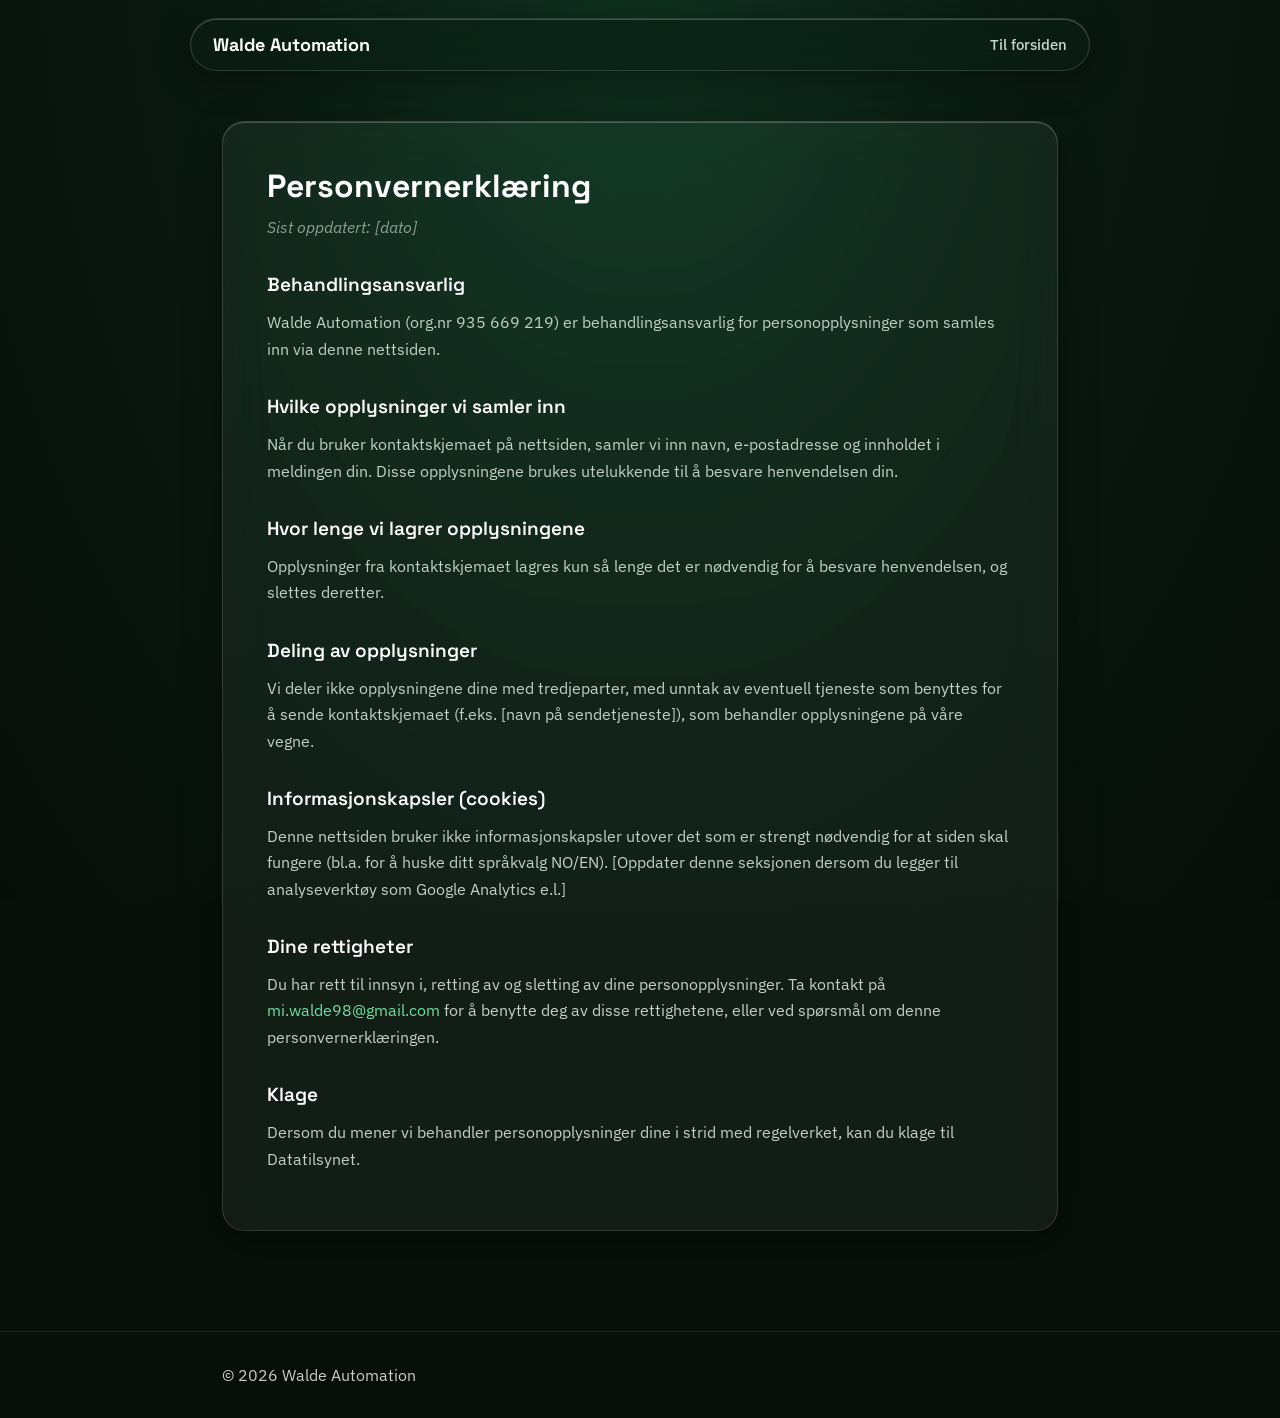
<file: personvern-2.html>
<!DOCTYPE html>
<html lang="no">
<head>
<meta charset="UTF-8">
<meta name="viewport" content="width=device-width, initial-scale=1.0">
<title>Personvernerklæring – Walde Automation</title>
<style>
@import url('https://fonts.googleapis.com/css2?family=IBM+Plex+Sans:wght@400;500;600&family=Space+Grotesk:wght@500;600;700&display=swap');
* { box-sizing: border-box; }
body {
  margin: 0;
  font-family: 'IBM Plex Sans', system-ui, sans-serif;
  color: #E7F0EA;
  background: #070F0A;
  -webkit-font-smoothing: antialiased;
}
a { color: #6FE0A0; text-decoration: none; }
a:hover { color: #9BF0BE; }
.bg {
  position: fixed; inset: 0; z-index: 0; overflow: hidden; pointer-events: none;
  background: radial-gradient(ellipse at 50% -10%, #103322 0%, #0A1A11 45%, #060D09 100%);
}
header { position: sticky; top: 0; z-index: 100; padding: 18px 20px 0; }
.header-inner {
  max-width: 900px; margin: 0 auto; display: flex; align-items: center; justify-content: space-between;
  padding: 14px 22px; background: rgba(16,30,22,0.55);
  backdrop-filter: blur(22px) saturate(1.5); -webkit-backdrop-filter: blur(22px) saturate(1.5);
  border: 1px solid rgba(255,255,255,0.14); border-radius: 100px;
  box-shadow: 0 8px 34px rgba(0,0,0,0.35), inset 0 1px 0 rgba(255,255,255,0.22);
}
.logo { font-family: 'Space Grotesk', sans-serif; font-weight: 700; font-size: 18px; color: #fff; }
main { position: relative; z-index: 1; }
.wrap { max-width: 900px; margin: 0 auto; padding: 50px 32px 100px; }
.glass {
  background: rgba(255,255,255,0.055);
  backdrop-filter: blur(22px) saturate(1.4);
  -webkit-backdrop-filter: blur(22px) saturate(1.4);
  border: 1px solid rgba(255,255,255,0.13);
  border-radius: 22px;
  box-shadow: 0 12px 40px rgba(0,0,0,0.32), inset 0 1px 0 rgba(255,255,255,0.22);
  padding: 44px;
}
h1 { margin: 0 0 8px; font-family: 'Space Grotesk', sans-serif; font-size: 32px; font-weight: 700; color: #fff; }
h2 { margin: 32px 0 12px; font-family: 'Space Grotesk', sans-serif; font-size: 19px; font-weight: 600; color: #fff; }
p { margin: 0 0 14px; font-size: 16px; line-height: 1.65; color: #C2D0C7; }
em { color: #8FA096; }
footer { border-top: 1px solid rgba(255,255,255,0.1); position: relative; z-index: 1; }
.footer-inner { max-width: 900px; margin: 0 auto; padding: 30px 32px; font-size: 14px; color: #8FA096; }
</style>
</head>
<body>

<div class="bg" aria-hidden="true"></div>

<header>
  <div class="header-inner">
    <a href="index.html" class="logo">Walde Automation</a>
    <a href="index.html" style="color:#C7D6CC;font-size:15px;font-weight:500;">Til forsiden</a>
  </div>
</header>

<main>
  <div class="wrap">
    <div class="glass">
      <h1>Personvernerklæring</h1>
      <p><em>Sist oppdatert: [dato]</em></p>

      <h2>Behandlingsansvarlig</h2>
      <p>Walde Automation (org.nr 935 669 219) er behandlingsansvarlig for personopplysninger som samles inn via denne nettsiden.</p>

      <h2>Hvilke opplysninger vi samler inn</h2>
      <p>Når du bruker kontaktskjemaet på nettsiden, samler vi inn navn, e-postadresse og innholdet i meldingen din. Disse opplysningene brukes utelukkende til å besvare henvendelsen din.</p>

      <h2>Hvor lenge vi lagrer opplysningene</h2>
      <p>Opplysninger fra kontaktskjemaet lagres kun så lenge det er nødvendig for å besvare henvendelsen, og slettes deretter.</p>

      <h2>Deling av opplysninger</h2>
      <p>Vi deler ikke opplysningene dine med tredjeparter, med unntak av eventuell tjeneste som benyttes for å sende kontaktskjemaet (f.eks. [navn på sendetjeneste]), som behandler opplysningene på våre vegne.</p>

      <h2>Informasjonskapsler (cookies)</h2>
      <p>Denne nettsiden bruker ikke informasjonskapsler utover det som er strengt nødvendig for at siden skal fungere (bl.a. for å huske ditt språkvalg NO/EN). [Oppdater denne seksjonen dersom du legger til analyseverktøy som Google Analytics e.l.]</p>

      <h2>Dine rettigheter</h2>
      <p>Du har rett til innsyn i, retting av og sletting av dine personopplysninger. Ta kontakt på <a href="mailto:mi.walde98@gmail.com">mi.walde98@gmail.com</a> for å benytte deg av disse rettighetene, eller ved spørsmål om denne personvernerklæringen.</p>

      <h2>Klage</h2>
      <p>Dersom du mener vi behandler personopplysninger dine i strid med regelverket, kan du klage til Datatilsynet.</p>
    </div>
  </div>
</main>

<footer>
  <div class="footer-inner">
    <p style="margin:0;">&copy; <span id="year"></span> Walde Automation</p>
  </div>
</footer>

<script>
document.getElementById('year').textContent = new Date().getFullYear();
</script>
</body>
</html>
</file>
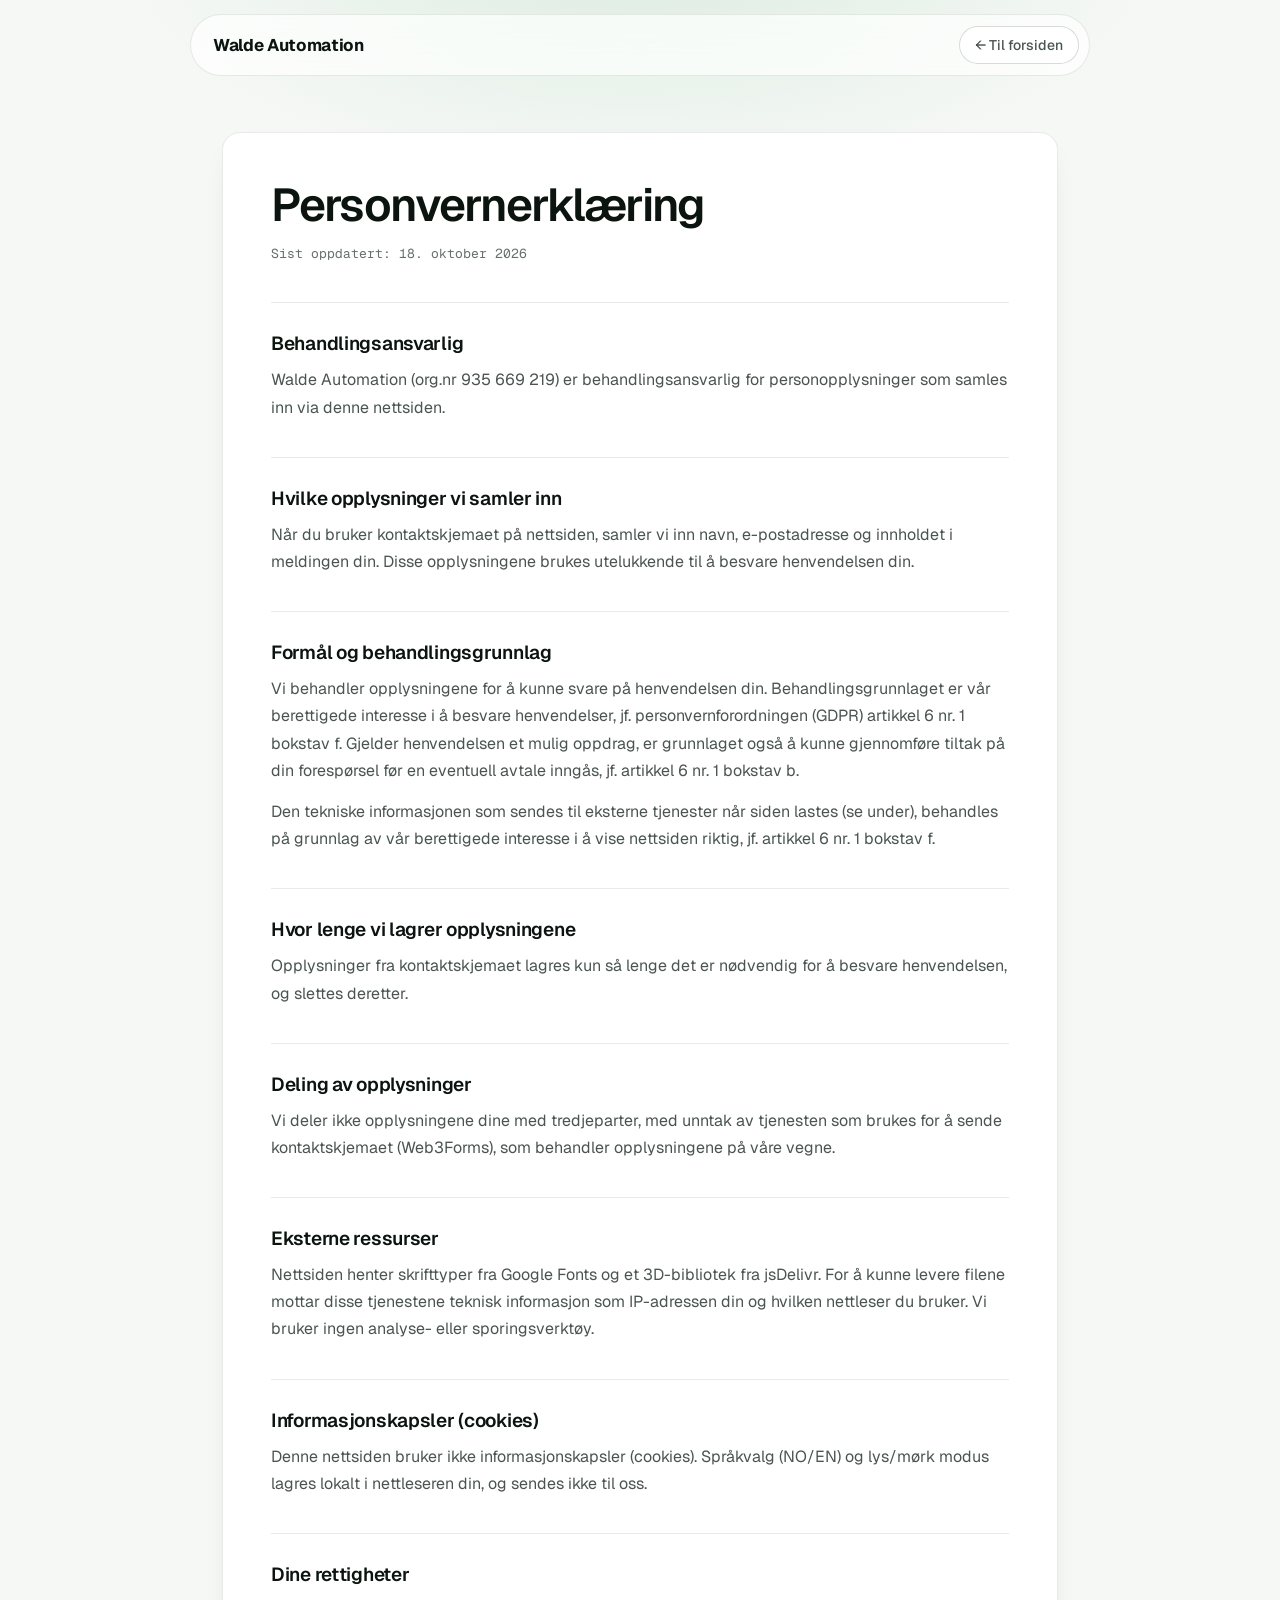
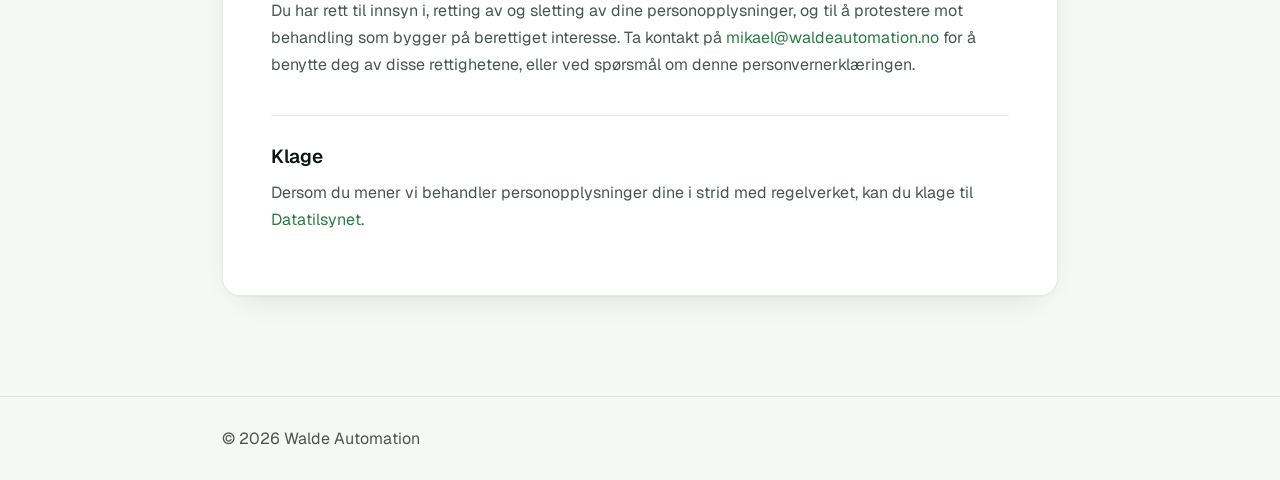
<file: personvern.html>
<!DOCTYPE html>
<html lang="no">
<head>
<meta charset="UTF-8">
<script>(function () { var t; try { t = localStorage.getItem('walde-theme'); } catch (e) {}
  if (t === 'dark' || (t !== 'light' && window.matchMedia && matchMedia('(prefers-color-scheme: dark)').matches)) document.documentElement.dataset.theme = 'dark'; })();</script>
<meta name="viewport" content="width=device-width, initial-scale=1.0">
<title>Personvernerklæring – Walde Automation</title>
<meta name="description" content="Slik behandler Walde Automation personopplysninger du sender via kontaktskjemaet eller på e-post.">
<link rel="canonical" href="https://waldeautomation.no/personvern.html">
<link rel="icon" type="image/png" href="favicon.png">
<link rel="apple-touch-icon" href="apple-touch-icon.png">
<link rel="preconnect" href="https://fonts.googleapis.com">
<link rel="preconnect" href="https://fonts.gstatic.com" crossorigin>
<link rel="stylesheet" href="https://fonts.googleapis.com/css2?family=Geist:wght@400;500;600;700&family=Geist+Mono:wght@400;500&display=swap">
<style>
:root {
  --bg: #F6F8F6;
  --surface: #FFFFFF;
  --line: rgba(12,28,18,0.09);
  --line-2: rgba(12,28,18,0.16);
  --text: #0C1410;
  --muted: #4A5550;
  --dim: #66706B;
  --brand: #4CA968;
  --accent: #277D45;
  --accent-hover: #1E6838;
  --glow: rgba(76,169,104,0.16);
  --header-bg: rgba(255,255,255,0.7);
  --hover-bg: rgba(12,28,18,0.05);
  --card-shadow: 0 1px 2px rgba(12,28,18,0.04), 0 12px 32px -18px rgba(12,28,18,0.18);
  --mono: 'Geist Mono', ui-monospace, 'SF Mono', Menlo, monospace;
}
[data-theme="dark"] {
  --bg: #0B0D0C;
  --surface: #121514;
  --line: rgba(255,255,255,0.08);
  --line-2: rgba(255,255,255,0.14);
  --text: #F2F5F3;
  --muted: #A1A8A4;
  --dim: #858E89;
  --accent: #62C27F;
  --accent-hover: #86D69F;
  --glow: rgba(76,169,104,0.14);
  --header-bg: rgba(14,17,16,0.6);
  --hover-bg: rgba(255,255,255,0.06);
  --card-shadow: inset 0 1px 0 rgba(255,255,255,0.04), 0 24px 60px -32px rgba(0,0,0,0.9);
}
* { box-sizing: border-box; }
body {
  margin: 0;
  font-family: 'Geist', system-ui, -apple-system, sans-serif;
  color: var(--text);
  background: var(--bg);
  -webkit-font-smoothing: antialiased;
}
::selection { background: color-mix(in srgb, var(--brand) 30%, transparent); }
a { color: var(--accent); text-decoration: none; transition: color .2s; }
a:hover { color: var(--accent-hover); }
.bg {
  position: fixed; inset: 0; z-index: 0; overflow: hidden; pointer-events: none;
  background: radial-gradient(ellipse 60% 42% at 50% -8%, var(--glow), transparent 70%), var(--bg);
}
header { position: sticky; top: 0; z-index: 100; padding: 14px 20px 0; }
.header-inner {
  max-width: 900px; margin: 0 auto; display: flex; align-items: center; justify-content: space-between;
  padding: 10px 10px 10px 22px; height: 62px; background: var(--header-bg);
  backdrop-filter: blur(18px) saturate(1.6); -webkit-backdrop-filter: blur(18px) saturate(1.6);
  border: 1px solid var(--line); border-radius: 999px;
}
.logo { font-weight: 700; font-size: 17px; letter-spacing: -0.02em; color: var(--text); }
.back { color: var(--muted); font-size: 14px; font-weight: 500; padding: 9px 15px; border-radius: 999px; border: 1px solid var(--line-2); background: var(--surface); }
.back:hover { color: var(--text); background: var(--hover-bg); }
main { position: relative; z-index: 1; }
.wrap { max-width: 900px; margin: 0 auto; padding: 56px 32px 100px; }
.glass {
  background: var(--surface);
  border: 1px solid var(--line);
  border-radius: 18px;
  box-shadow: var(--card-shadow);
  padding: 48px;
}
h1 { margin: 0 0 10px; font-size: clamp(32px, 5vw, 46px); font-weight: 600; letter-spacing: -0.04em; line-height: 1.05; color: var(--text); }
h2 { margin: 36px 0 10px; padding-top: 28px; border-top: 1px solid var(--line); font-size: 19px; font-weight: 600; letter-spacing: -0.015em; color: var(--text); }
p { margin: 0 0 14px; font-size: 16px; line-height: 1.7; color: var(--muted); }
em { font-style: normal; font-family: var(--mono); font-size: 13px; color: var(--dim); }
footer { border-top: 1px solid var(--line); position: relative; z-index: 1; }
.footer-inner { max-width: 900px; margin: 0 auto; padding: 28px 32px; font-size: 13px; color: var(--dim); }
@media (max-width: 700px) {
  .wrap { padding: 32px 20px 64px; }
  .glass { padding: 26px; }
}
</style>
</head>
<body>

<div class="bg" aria-hidden="true"></div>

<header>
  <div class="header-inner">
    <a href="index.html" class="logo">Walde Automation</a>
    <a href="index.html" class="back">← Til forsiden</a>
  </div>
</header>

<main>
  <div class="wrap">
    <div class="glass">
      <h1>Personvernerklæring</h1>
      <p><em>Sist oppdatert: 18. oktober 2026</em></p>

      <h2>Behandlingsansvarlig</h2>
      <p>Walde Automation (org.nr 935 669 219) er behandlingsansvarlig for personopplysninger som samles inn via denne nettsiden.</p>

      <h2>Hvilke opplysninger vi samler inn</h2>
      <p>Når du bruker kontaktskjemaet på nettsiden, samler vi inn navn, e-postadresse og innholdet i meldingen din. Disse opplysningene brukes utelukkende til å besvare henvendelsen din.</p>

      <h2>Formål og behandlingsgrunnlag</h2>
      <p>Vi behandler opplysningene for å kunne svare på henvendelsen din. Behandlingsgrunnlaget er vår berettigede interesse i å besvare henvendelser, jf. personvernforordningen (GDPR) artikkel 6 nr. 1 bokstav f. Gjelder henvendelsen et mulig oppdrag, er grunnlaget også å kunne gjennomføre tiltak på din forespørsel før en eventuell avtale inngås, jf. artikkel 6 nr. 1 bokstav b.</p>
      <p>Den tekniske informasjonen som sendes til eksterne tjenester når siden lastes (se under), behandles på grunnlag av vår berettigede interesse i å vise nettsiden riktig, jf. artikkel 6 nr. 1 bokstav f.</p>

      <h2>Hvor lenge vi lagrer opplysningene</h2>
      <p>Opplysninger fra kontaktskjemaet lagres kun så lenge det er nødvendig for å besvare henvendelsen, og slettes deretter.</p>

      <h2>Deling av opplysninger</h2>
      <p>Vi deler ikke opplysningene dine med tredjeparter, med unntak av tjenesten som brukes for å sende kontaktskjemaet (Web3Forms), som behandler opplysningene på våre vegne.</p>

      <h2>Eksterne ressurser</h2>
      <p>Nettsiden henter skrifttyper fra Google Fonts og et 3D-bibliotek fra jsDelivr. For å kunne levere filene mottar disse tjenestene teknisk informasjon som IP-adressen din og hvilken nettleser du bruker. Vi bruker ingen analyse- eller sporingsverktøy.</p>

      <h2>Informasjonskapsler (cookies)</h2>
      <p>Denne nettsiden bruker ikke informasjonskapsler (cookies). Språkvalg (NO/EN) og lys/mørk modus lagres lokalt i nettleseren din, og sendes ikke til oss.</p>

      <h2>Dine rettigheter</h2>
      <p>Du har rett til innsyn i, retting av og sletting av dine personopplysninger, og til å protestere mot behandling som bygger på berettiget interesse. Ta kontakt på <a href="mailto:mikael@waldeautomation.no">mikael@waldeautomation.no</a> for å benytte deg av disse rettighetene, eller ved spørsmål om denne personvernerklæringen.</p>

      <h2>Klage</h2>
      <p>Dersom du mener vi behandler personopplysninger dine i strid med regelverket, kan du klage til <a href="https://www.datatilsynet.no" target="_blank" rel="noopener">Datatilsynet</a>.</p>
    </div>
  </div>
</main>

<footer>
  <div class="footer-inner">
    <p style="margin:0;">&copy; <span id="year"></span> Walde Automation</p>
  </div>
</footer>

<script>
document.getElementById('year').textContent = new Date().getFullYear();
</script>
</body>
</html>
</file>
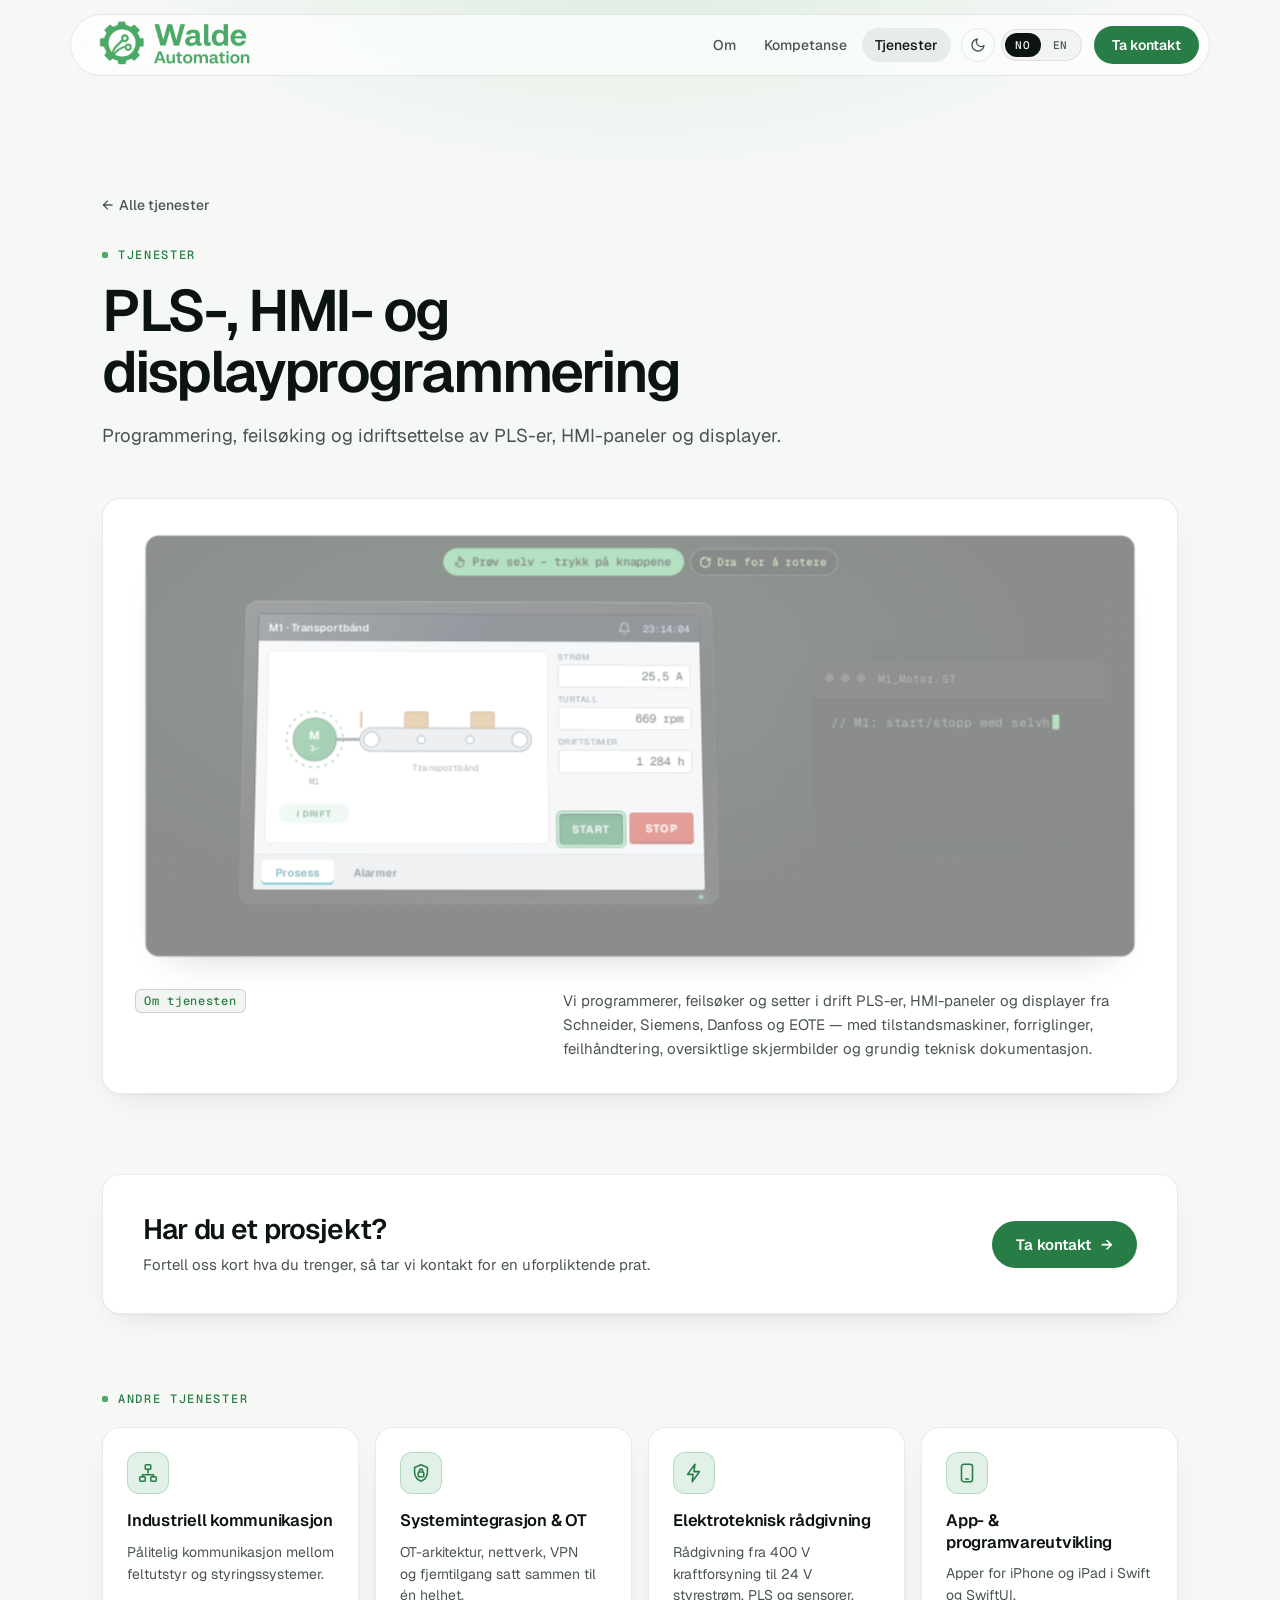
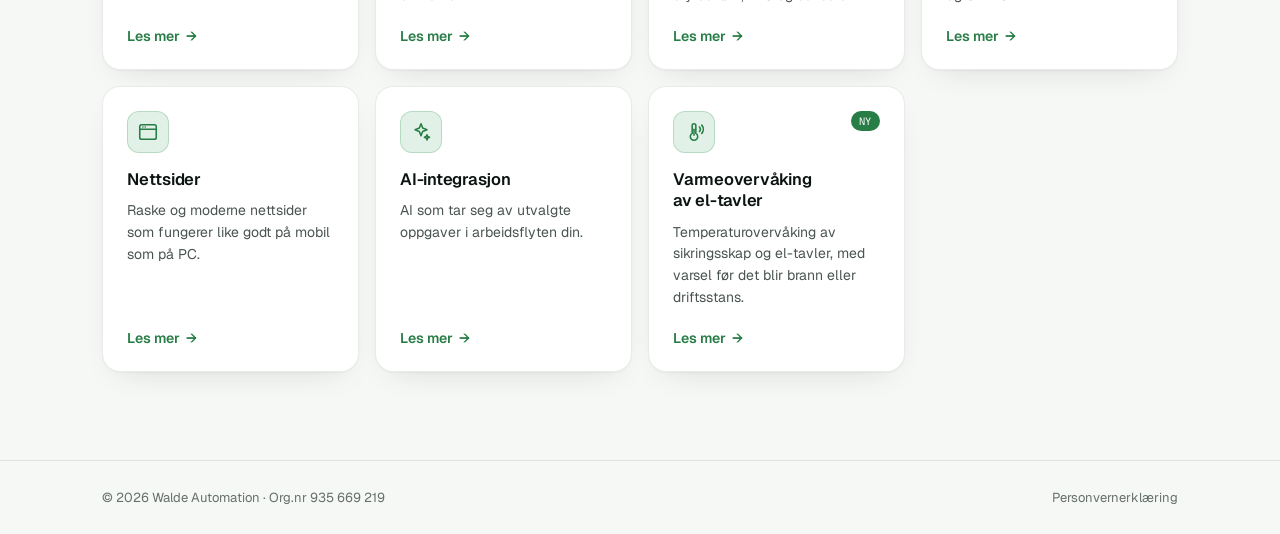
<file: pls-hmi-programmering.html>
<!DOCTYPE html>
<html lang="no" data-page="pls">
<head>
<meta charset="UTF-8">
<script>(function () { var t; try { t = localStorage.getItem('walde-theme'); } catch (e) {}
  if (t === 'dark' || (t !== 'light' && window.matchMedia && matchMedia('(prefers-color-scheme: dark)').matches)) document.documentElement.dataset.theme = 'dark'; })();</script>
<meta name="viewport" content="width=device-width, initial-scale=1.0">
<title>PLS-, HMI- og displayprogrammering i Bergen | Walde Automation</title>
<meta name="theme-color" content="#F6F8F6">
<meta name="description" content="Programmering, feilsøking og idriftsettelse av PLS-er, HMI-paneler og displayer fra Siemens, Schneider, Danfoss og EOTE. Bergen og Vestlandet.">
<link rel="canonical" href="https://waldeautomation.no/pls-hmi-programmering.html">
<link rel="icon" type="image/png" href="favicon.png">
<link rel="apple-touch-icon" href="apple-touch-icon.png">
<meta property="og:type" content="website">
<meta property="og:site_name" content="Walde Automation">
<meta property="og:locale" content="nb_NO">
<meta property="og:url" content="https://waldeautomation.no/pls-hmi-programmering.html">
<meta property="og:title" content="PLS-, HMI- og displayprogrammering i Bergen | Walde Automation">
<meta property="og:description" content="Programmering, feilsøking og idriftsettelse av PLS-er, HMI-paneler og displayer fra Siemens, Schneider, Danfoss og EOTE. Bergen og Vestlandet.">
<meta property="og:image" content="https://waldeautomation.no/og-image.jpg">
<meta property="og:image:width" content="1200">
<meta property="og:image:height" content="630">
<meta property="og:image:alt" content="Walde Automation – styring og automasjon, fra felt til sky">
<meta name="twitter:card" content="summary_large_image">
<link rel="preconnect" href="https://fonts.googleapis.com">
<link rel="preconnect" href="https://fonts.gstatic.com" crossorigin>
<link rel="stylesheet" href="https://fonts.googleapis.com/css2?family=Geist:wght@400;500;600;700&family=Geist+Mono:wght@400;500;600&display=swap">
<link rel="stylesheet" href="site.css">
<script type="importmap">
{ "imports": {
  "three": "https://cdn.jsdelivr.net/npm/three@0.160.0/build/three.module.min.js",
  "three/addons/": "https://cdn.jsdelivr.net/npm/three@0.160.0/examples/jsm/"
} }
</script>
</head>
<body>

<div class="bg" aria-hidden="true"><span class="b1"></span><span class="b2"></span><span class="b3"></span></div>

<header>
  <div class="header-inner">
    <a href="index.html" class="logo"><img src="logo.png" width="256" height="256" alt="Walde Automation" style="height:170px;width:auto;display:block;"></a>
    <nav class="main-nav" id="mainNav">
      <button class="nav-toggle" id="navToggle" data-i18n-label="a11yMenu" aria-label="Meny" aria-expanded="false"><span></span><span></span><span></span></button>
      <div class="nav-links">
        <a href="index.html#om" data-i18n="navOm">Om</a>
        <a href="index.html#kompetanse" data-i18n="navKompetanse">Kompetanse</a>
        <a href="index.html#tjenester" class="active" aria-current="page" data-i18n="navTjenester">Tjenester</a>
        <div class="nav-tools">
          <button class="theme-toggle" id="themeToggle" type="button" data-i18n-label="a11yTheme" aria-label="Lys / mørk modus" title="Lys / mørk modus">
            <svg class="i-moon" viewBox="0 0 24 24" fill="none" stroke="currentColor" stroke-width="2" stroke-linecap="round" stroke-linejoin="round" aria-hidden="true"><path d="M21 12.8A9 9 0 1 1 11.2 3a7 7 0 0 0 9.8 9.8z"/></svg>
            <svg class="i-sun" viewBox="0 0 24 24" fill="none" stroke="currentColor" stroke-width="2" stroke-linecap="round" stroke-linejoin="round" aria-hidden="true"><circle cx="12" cy="12" r="4"/><path d="M12 2v2M12 20v2M4.9 4.9l1.4 1.4M17.7 17.7l1.4 1.4M2 12h2M20 12h2M4.9 19.1l1.4-1.4M17.7 6.3l1.4-1.4"/></svg>
          </button>
          <div class="lang-toggle">
            <button type="button" id="langNo" class="active" lang="no" aria-label="Norsk" aria-pressed="true">NO</button>
            <button type="button" id="langEn" lang="en" aria-label="English" aria-pressed="false">EN</button>
          </div>
        </div>
        <a href="index.html#kontakt" class="btn-cta" data-i18n="cta">Ta kontakt</a>
      </div>
    </nav>
  </div>
</header>

<main id="top">

  <section class="svc-hero">
    <div class="wrap">
      <a class="svc-back" href="index.html#tjenester"><span aria-hidden="true">←</span> <span data-i18n="svcBack">Alle tjenester</span></a>
      <p class="eyebrow" data-i18n="tjEyebrow">Tjenester</p>
      <h1 data-i18n="svc0Title">PLS-, HMI- og displayprogrammering</h1>
      <p class="lead" data-i18n="svc0Short">Programmering, feilsøking og idriftsettelse av PLS-er, HMI-paneler og displayer.</p>
    </div>
  </section>

  <section class="svc-demo">
    <div class="wrap">
      <div class="tj-grid">

        <article class="glass wide hmi-card">
          <div class="hmi-stage" id="hmiStage">
            <div class="hmi-hint" aria-hidden="true">
              <span class="hint-part hint-tap"><svg viewBox="0 0 24 24" fill="none" stroke="currentColor" stroke-width="2" stroke-linecap="round" stroke-linejoin="round"><path d="M10 11V4.5a1.5 1.5 0 0 1 3 0V10"/><path d="M13 9.5a1.5 1.5 0 0 1 3 0V11"/><path d="M16 10.5a1.5 1.5 0 0 1 3 0v3.5a7 7 0 0 1-7 7h-.6a6 6 0 0 1-4.6-2.2L4 15.3a1.5 1.5 0 0 1 2.3-1.9L10 17"/></svg><span data-i18n="hmiTapHint">Prøv selv – trykk på knappene</span></span>
              <span class="hint-part hint-rot"><svg viewBox="0 0 24 24" fill="none" stroke="currentColor" stroke-width="2" stroke-linecap="round" stroke-linejoin="round"><path d="M21 12a9 9 0 1 1-2.6-6.4"/><path d="M21 3.5v5h-5"/></svg><span data-i18n="dragHint">Dra for å rotere</span></span>
            </div>
            <div class="h3-wrap">
              <div class="h3" id="hmi3d">
                <div class="h3-face h3-front">
                  <div class="h3-screen">
                    <div class="h3-head">
                      <span class="h3-title" data-i18n="hmiTitle">M1 · Transportbånd</span>
                      <span class="h3-bell"><svg viewBox="0 0 24 24" fill="none" stroke="currentColor" stroke-width="2" stroke-linecap="round" stroke-linejoin="round"><path d="M6 8a6 6 0 0 1 12 0c0 7 3 9 3 9H3s3-2 3-9"/><path d="M10.3 21a1.9 1.9 0 0 0 3.4 0"/></svg><b>1</b></span>
                      <span class="h3-clock">--:--:--</span>
                    </div>
                    <div class="h3-body">
                      <div class="h3-view h3-proc on" data-view="proc">
                        <div class="h3-mimic">
                          <svg viewBox="0 0 286 198">
                            <defs><clipPath id="h3Belt"><rect x="94" y="30" width="176" height="52"/></clipPath></defs>
                            <circle class="rotor" cx="48" cy="92" r="29"/>
                            <line class="shaft" x1="70" y1="92" x2="100" y2="92"/>
                            <circle class="mt" cx="48" cy="92" r="22"/>
                            <text class="mt-t" x="48" y="92" text-anchor="middle">M</text>
                            <text class="mt-t sm" x="48" y="104" text-anchor="middle">3~</text>
                            <rect class="belt" x="94" y="80" width="176" height="24" rx="12"/>
                            <circle class="roll" cx="106" cy="92" r="8"/>
                            <circle class="roll" cx="157" cy="92" r="4"/>
                            <circle class="roll" cx="207" cy="92" r="4"/>
                            <circle class="roll" cx="258" cy="92" r="8"/>
                            <g clip-path="url(#h3Belt)"><rect class="box" x="110" y="63" width="24" height="17" rx="2"/><rect class="box" x="170" y="63" width="24" height="17" rx="2"/><rect class="box" x="230" y="63" width="24" height="17" rx="2"/></g>
                            <text x="48" y="138" text-anchor="middle">M1</text>
                            <text x="182" y="124" text-anchor="middle" data-i18n="hmiBelt">Transportbånd</text>
                            <rect class="chip" x="12" y="158" width="72" height="20" rx="10"/>
                            <text class="chip-t" x="48" y="171.5" text-anchor="middle">STOPPET</text>
                          </svg>
                        </div>
                        <div class="h3-vals">
                          <div class="h3-field"><span data-i18n="hmiCurrent">Strøm</span><b data-h="amp">0,0 A</b></div>
                          <div class="h3-field"><span data-i18n="hmiSpeed">Turtall</span><b data-h="rpm">0 rpm</b></div>
                          <div class="h3-field"><span data-i18n="hmiHours">Driftstimer</span><b data-h="hours">1 284 h</b></div>
                          <div class="h3-btns"><button type="button" class="h3-btn start" data-cmd="start">START</button><button type="button" class="h3-btn stop" data-cmd="stop">STOP</button></div>
                        </div>
                      </div>
                      <div class="h3-view h3-alarms" data-view="alarm">
                        <div class="h3-table">
                          <div class="h3-row h3-th"><span data-i18n="hmiTime">Tid</span><span data-i18n="hmiMsg">Melding</span><span>Status</span></div>
                          <div class="h3-rows"></div>
                        </div>
                        <div class="h3-foot"><span class="h3-count"></span><button type="button" class="h3-btn ack" data-cmd="ack" data-i18n="hmiAck">Kvitter</button></div>
                      </div>
                    </div>
                    <div class="h3-nav">
                      <button type="button" class="h3-tab on" data-tab="proc"><span data-i18n="hmiTabProc">Prosess</span></button>
                      <button type="button" class="h3-tab" data-tab="alarm"><span data-i18n="hmiTabAlarm">Alarmer</span><b>1</b></button>
                    </div>
                  </div>
                  <span class="h3-led"></span>
                </div>
                <div class="h3-face h3-back">
                  <div class="h3-label"><b>HMI 7" TOUCH</b>24 V DC · 0,5 A<br>IP65 (front) · PROFINET<i></i></div>
                  <div class="h3-ports">
                    <span><i class="h3-port"></i>X1 P1</span>
                    <span><i class="h3-port"></i>X1 P2</span>
                    <span><i class="h3-port pwr"></i>X80 24V</span>
                  </div>
                </div>
                <div class="h3-face h3-side h3-l"></div>
                <div class="h3-face h3-side h3-r"></div>
                <div class="h3-face h3-side h3-t"></div>
                <div class="h3-face h3-side h3-b"></div>
              </div>
            </div>
            <div class="code-panel plc-panel" id="plcPanel">
              <div class="code-topbar">
                <span class="dot r"></span><span class="dot y"></span><span class="dot g"></span>
                <span class="code-label">M1_Motor.ST</span>
                <span class="plc-mode">ONLINE</span>
              </div>
              <div class="code-body" id="plcCode"></div>
            </div>
          </div>
          <div class="tj-text">
            <p class="tj-num" data-i18n="svcAbout">Om tjenesten</p>
            <p class="tj-desc" data-i18n="svc0Desc">Vi programmerer, feilsøker og setter i drift PLS-er, HMI-paneler og displayer fra Schneider, Siemens, Danfoss og EOTE — med tilstandsmaskiner, forriglinger, feilhåndtering, oversiktlige skjermbilder og grundig teknisk dokumentasjon.</p>
          </div>
        </article>

      </div>
    </div>
  </section>

  <section class="svc-next">
    <div class="wrap">
      <div class="glass svc-cta">
        <div>
          <h2 data-i18n="svcCtaTitle">Har du et prosjekt?</h2>
          <p data-i18n="svcCtaText">Fortell oss kort hva du trenger, så tar vi kontakt for en uforpliktende prat.</p>
        </div>
        <a href="index.html#kontakt" class="btn-primary-lg"><span data-i18n="cta">Ta kontakt</span><span class="arr" aria-hidden="true">→</span></a>
      </div>
      <p class="eyebrow" data-i18n="svcOther">Andre tjenester</p>
      <div class="svc-grid svc-grid-other">
        <a class="glass svc-card" href="industriell-kommunikasjon.html">
          <span class="svc-top"><span class="komp-ico" aria-hidden="true"><svg viewBox="0 0 24 24" fill="none" stroke="currentColor" stroke-width="1.7" stroke-linecap="round" stroke-linejoin="round"><rect x="9" y="3" width="6" height="5" rx="1"/><rect x="3" y="16" width="6" height="5" rx="1"/><rect x="15" y="16" width="6" height="5" rx="1"/><path d="M12 8v4M6 16v-2h12v2"/></svg></span></span>
          <h3 data-i18n="svc1Title">Industriell kommunikasjon</h3>
          <p data-i18n="svc1Short">Pålitelig kommunikasjon mellom feltutstyr og styringssystemer.</p>
          <span class="svc-more"><span data-i18n="svcMore">Les mer</span><span class="arr" aria-hidden="true">→</span></span>
        </a>
        <a class="glass svc-card" href="industriell-kommunikasjon.html">
          <span class="svc-top"><span class="komp-ico" aria-hidden="true"><svg viewBox="0 0 24 24" fill="none" stroke="currentColor" stroke-width="1.7" stroke-linecap="round" stroke-linejoin="round"><path d="M12 3l7 3v5c0 4.5-3 8.2-7 10-4-1.8-7-5.5-7-10V6z"/><rect x="9" y="11" width="6" height="5" rx="1"/><path d="M10.2 11V9.6a1.8 1.8 0 0 1 3.6 0V11"/></svg></span></span>
          <h3 data-i18n="svc2Title">Systemintegrasjon &amp; OT</h3>
          <p data-i18n="svc2Short">OT-arkitektur, nettverk, VPN og fjerntilgang satt sammen til én helhet.</p>
          <span class="svc-more"><span data-i18n="svcMore">Les mer</span><span class="arr" aria-hidden="true">→</span></span>
        </a>
        <a class="glass svc-card" href="elektroteknisk-radgivning.html">
          <span class="svc-top"><span class="komp-ico" aria-hidden="true"><svg viewBox="0 0 24 24" fill="none" stroke="currentColor" stroke-width="1.7" stroke-linecap="round" stroke-linejoin="round"><path d="M13 2.5L5 13.5h6l-1 8 8-11h-6z"/></svg></span></span>
          <h3 data-i18n="svc3Title">Elektroteknisk rådgivning</h3>
          <p data-i18n="svc3Short">Rådgivning fra 400 V kraftforsyning til 24 V styrestrøm, PLS og sensorer.</p>
          <span class="svc-more"><span data-i18n="svcMore">Les mer</span><span class="arr" aria-hidden="true">→</span></span>
        </a>
        <a class="glass svc-card" href="app-utvikling.html">
          <span class="svc-top"><span class="komp-ico" aria-hidden="true"><svg viewBox="0 0 24 24" fill="none" stroke="currentColor" stroke-width="1.7" stroke-linecap="round" stroke-linejoin="round"><rect x="6" y="2.5" width="12" height="19" rx="2.5"/><path d="M10.5 18.5h3"/></svg></span></span>
          <h3 data-i18n="svc4Title">App- &amp; programvareutvikling</h3>
          <p data-i18n="svc4Short">Apper for iPhone og iPad i Swift og SwiftUI.</p>
          <span class="svc-more"><span data-i18n="svcMore">Les mer</span><span class="arr" aria-hidden="true">→</span></span>
        </a>
        <a class="glass svc-card" href="nettsider.html">
          <span class="svc-top"><span class="komp-ico" aria-hidden="true"><svg viewBox="0 0 24 24" fill="none" stroke="currentColor" stroke-width="1.7" stroke-linecap="round" stroke-linejoin="round"><rect x="3" y="4" width="18" height="16" rx="2"/><path d="M3 9h18M6.5 6.5h.01M9 6.5h.01"/></svg></span></span>
          <h3 data-i18n="svc5Title">Nettsider</h3>
          <p data-i18n="svc5Short">Raske og moderne nettsider som fungerer like godt på mobil som på PC.</p>
          <span class="svc-more"><span data-i18n="svcMore">Les mer</span><span class="arr" aria-hidden="true">→</span></span>
        </a>
        <a class="glass svc-card" href="ai-integrasjon.html">
          <span class="svc-top"><span class="komp-ico" aria-hidden="true"><svg viewBox="0 0 24 24" fill="none" stroke="currentColor" stroke-width="1.7" stroke-linecap="round" stroke-linejoin="round"><path d="M12 3l1.8 4.6L18.5 9.5l-4.7 1.9L12 16l-1.8-4.6L5.5 9.5l4.7-1.9z"/><path d="M18.5 15l.8 2 2 .8-2 .8-.8 2-.8-2-2-.8 2-.8z"/></svg></span></span>
          <h3 data-i18n="svc6Title">AI-integrasjon</h3>
          <p data-i18n="svc6Short">AI som tar seg av utvalgte oppgaver i arbeidsflyten din.</p>
          <span class="svc-more"><span data-i18n="svcMore">Les mer</span><span class="arr" aria-hidden="true">→</span></span>
        </a>
        <a class="glass svc-card" href="varmeovervaking.html">
          <span class="svc-top"><span class="komp-ico" aria-hidden="true"><svg viewBox="0 0 24 24" fill="none" stroke="currentColor" stroke-width="1.7" stroke-linecap="round" stroke-linejoin="round"><path d="M10 13.5V5a2 2 0 1 1 4 0v8.5a4 4 0 1 1-4 0z"/><path d="M12 9v6.5"/><path d="M18 6.5a4 4 0 0 1 0 5M20.5 4.5a7 7 0 0 1 0 9"/></svg></span><span class="svc-badge" data-i18n="svcNew">Ny</span></span>
          <h3 data-i18n="svc7Title">Varmeovervåking av el-tavler</h3>
          <p data-i18n="svc7Short">Temperaturovervåking av sikringsskap og el-tavler, med varsel før det blir brann eller driftsstans.</p>
          <span class="svc-more"><span data-i18n="svcMore">Les mer</span><span class="arr" aria-hidden="true">→</span></span>
        </a>
      </div>
    </div>
  </section>

</main>

<footer>
  <div class="footer-inner">
    <p style="margin:0;">&copy; <span id="year"></span> Walde Automation · <span data-i18n="orgLabel">Org.nr</span> 935 669 219</p>
    <a href="personvern.html" data-i18n="footerPrivacy">Personvernerklæring</a>
  </div>
</footer>

<script src="site.js"></script>
</body>
</html>
</file>
<file: site.css>
:root {
  --bg: #F6F8F6;
  --surface: #FFFFFF;
  --surface-soft: #F1F4F1;
  --line: rgba(12,28,18,0.09);
  --line-2: rgba(12,28,18,0.16);
  --text: #0C1410;
  --muted: #4A5550;
  --dim: #66706B;
  --brand: #4CA968;          /* logo green */
  --accent: #277D45;         /* logo green, darkened for readable text */
  --accent-hover: #1E6838;
  --on-accent: #FFFFFF;
  --panel: #0F1411;          /* dark "screens" for diagrams and code */
  --panel-shadow: 0 20px 40px -26px rgba(12,28,18,0.5);
  --card-shadow: 0 1px 2px rgba(12,28,18,0.04), 0 12px 32px -18px rgba(12,28,18,0.18);
  --card-shadow-hover: 0 1px 2px rgba(12,28,18,0.05), 0 20px 40px -22px rgba(12,28,18,0.24);
  --glow: rgba(76,169,104,0.16);
  --grid-line: rgba(12,28,18,0.06);
  --dots: rgba(12,28,18,0.1);
  --header-bg: rgba(255,255,255,0.65);
  --header-bg-2: rgba(255,255,255,0.9);
  --hover-bg: rgba(12,28,18,0.05);
  --active-bg: rgba(12,28,18,0.07);
  --input-bg: #F7F9F7;
  --menu-shadow: 0 20px 44px rgba(12,28,18,0.16);
  --error: #C0392B;
  --radius: 18px;
  --ease: cubic-bezier(.2,.7,.2,1);
  --sans: 'Geist', system-ui, -apple-system, sans-serif;
  --mono: 'Geist Mono', ui-monospace, 'SF Mono', Menlo, monospace;
}

/* Dark theme */
[data-theme="dark"] {
  --bg: #0B0D0C;
  --surface: #121514;
  --surface-soft: rgba(255,255,255,0.04);
  --line: rgba(255,255,255,0.08);
  --line-2: rgba(255,255,255,0.14);
  --text: #F2F5F3;
  --muted: #A1A8A4;
  --dim: #858E89;
  --accent: #62C27F;
  --accent-hover: #86D69F;
  --on-accent: #0A0C0B;
  --panel: #080A09;
  --panel-shadow: 0 30px 60px -30px rgba(0,0,0,0.9);
  --card-shadow: inset 0 1px 0 rgba(255,255,255,0.04), 0 24px 60px -32px rgba(0,0,0,0.9);
  --card-shadow-hover: inset 0 1px 0 rgba(255,255,255,0.05), 0 28px 64px -32px rgba(0,0,0,0.95);
  --glow: rgba(76,169,104,0.14);
  --grid-line: rgba(255,255,255,0.05);
  --dots: rgba(255,255,255,0.07);
  --header-bg: rgba(14,17,16,0.55);
  --header-bg-2: rgba(14,17,16,0.88);
  --hover-bg: rgba(255,255,255,0.05);
  --active-bg: rgba(255,255,255,0.08);
  --input-bg: rgba(0,0,0,0.3);
  --menu-shadow: 0 20px 44px rgba(0,0,0,0.6);
  --error: #FCA5A5;
}

html { scroll-behavior: smooth; scroll-padding-top: 96px; }
* { box-sizing: border-box; }
body {
  margin: 0;
  font-family: var(--sans);
  color: var(--text);
  background: var(--bg);
  -webkit-font-smoothing: antialiased;
  overflow-x: hidden;
}
::selection { background: color-mix(in srgb, var(--brand) 30%, transparent); }
a { color: var(--accent); text-decoration: none; transition: color .2s; }
a:hover { color: var(--accent-hover); }
:focus-visible { outline: 2px solid var(--accent); outline-offset: 3px; }
input::placeholder, textarea::placeholder { color: var(--dim); }
/* Smooth colour change when switching theme */
.theme-anim, .theme-anim * { transition: background-color .4s, border-color .4s, color .4s, box-shadow .4s !important; }

@keyframes drift1 { 0%,100% { transform: translate(0,0) scale(1); } 50% { transform: translate(6vw,4vw) scale(1.12); } }
@keyframes drift2 { 0%,100% { transform: translate(0,0) scale(1); } 50% { transform: translate(-5vw,3vw) scale(1.08); } }
@keyframes drift3 { 0%,100% { transform: translate(0,0) scale(1); } 50% { transform: translate(4vw,-4vw) scale(1.1); } }
@keyframes caretBlink { 0%,49% { opacity: 1; } 50%,100% { opacity: 0; } }
@keyframes busTrunk { 0% { transform: translateY(0); opacity: 1; } 22% { transform: translateY(20px); opacity: 1; } 24%,100% { opacity: 0; } }
@keyframes branchFlow { 0%,24% { transform: translateY(0); opacity: 0; } 30% { opacity: 1; } 92% { opacity: 1; } 100% { transform: translateY(28px); opacity: 0; } }
@keyframes devGlow { 0%,60% { opacity: 0.45; box-shadow: none; } 90% { opacity: 1; box-shadow: 0 0 12px currentColor; } 100% { opacity: 0.5; box-shadow: none; } }
@keyframes marquee { from { transform: translateX(0); } to { transform: translateX(-50%); } }
@keyframes fadeUp { from { opacity: 0; translate: 0 14px; } to { opacity: 1; translate: 0 0; } }
@keyframes menuIn { from { opacity: 0; translate: 0 -6px; } }
@media (prefers-reduced-motion: reduce) {
  * { animation: none !important; }
  html { scroll-behavior: auto; }
}

/* Background */
.bg {
  position: fixed; inset: 0; z-index: 0; pointer-events: none;
  background: radial-gradient(ellipse 60% 40% at 50% -8%, var(--glow), transparent 70%), var(--bg);
}
.bg span { display: none; }

/* Cards */
.glass {
  position: relative;
  background: var(--surface);
  border: 1px solid var(--line);
  border-radius: var(--radius);
  box-shadow: var(--card-shadow);
  transition: border-color .3s, box-shadow .3s;
}
.glass:hover { border-color: var(--line-2); box-shadow: var(--card-shadow-hover); }

/* Header */
header { position: sticky; top: 0; z-index: 100; padding: 14px 20px 0; }
.header-inner {
  position: relative;
  max-width: 1140px; margin: 0 auto; display: flex; align-items: center; justify-content: space-between;
  gap: 20px; padding: 10px 10px 10px 20px; height: 62px;
  background: var(--header-bg);
  backdrop-filter: blur(18px) saturate(1.4); -webkit-backdrop-filter: blur(18px) saturate(1.4);
  border: 1px solid var(--line); border-radius: 999px;
  transition: background .3s, border-color .3s, box-shadow .3s;
}
header.scrolled .header-inner { background: var(--header-bg-2); border-color: var(--line-2); box-shadow: var(--card-shadow); }
.logo { font-weight: 700; font-size: 18px; display: flex; align-items: center; }
.logo img { max-height: 190px; margin-top: -55px; margin-bottom: -55px; }
nav.main-nav { display: flex; align-items: center; }
nav.main-nav .nav-links { display: flex; align-items: center; gap: 2px; }
nav.main-nav a { color: var(--muted); font-size: 14px; font-weight: 500; white-space: nowrap; padding: 8px 13px; border-radius: 999px; transition: color .2s, background .2s; }
nav.main-nav a:hover { color: var(--text); background: var(--hover-bg); }
nav.main-nav a.active { color: var(--text); background: var(--active-bg); }
.nav-tools { display: flex; align-items: center; }
.theme-toggle {
  display: inline-flex; align-items: center; justify-content: center; width: 34px; height: 34px; margin-left: 8px;
  border: 1px solid var(--line); border-radius: 999px; background: transparent; color: var(--muted); cursor: pointer; padding: 0;
  transition: color .2s, background .2s;
}
.theme-toggle:hover { color: var(--text); background: var(--hover-bg); }
.theme-toggle svg { width: 16px; height: 16px; }
.theme-toggle .i-sun { display: none; }
[data-theme="dark"] .theme-toggle .i-sun { display: block; }
[data-theme="dark"] .theme-toggle .i-moon { display: none; }
.lang-toggle { display: flex; gap: 2px; margin: 0 10px 0 6px; padding: 3px; background: var(--surface-soft); border: 1px solid var(--line); border-radius: 999px; }
.lang-toggle button { border: none; cursor: pointer; font-family: var(--mono); font-size: 11px; font-weight: 500; letter-spacing: 0.06em; padding: 5px 10px; border-radius: 999px; background: transparent; color: var(--muted); transition: color .2s, background .2s; }
.lang-toggle button:hover { color: var(--text); }
.lang-toggle button.active { background: var(--text); color: var(--bg); }
nav.main-nav a.btn-cta { background: var(--accent); color: var(--on-accent); font-weight: 600; padding: 10px 18px; }
nav.main-nav a.btn-cta:hover { background: var(--accent-hover); color: var(--on-accent); }
.nav-toggle { display: none; align-items: center; justify-content: center; flex-direction: column; width: 42px; height: 42px; background: var(--surface); border: 1px solid var(--line-2); border-radius: 999px; cursor: pointer; padding: 0; gap: 4px; }
.nav-toggle span { display: block; width: 16px; height: 1.5px; background: var(--text); margin: 0; border-radius: 2px; transition: transform .3s var(--ease), opacity .2s; }
nav.main-nav.open .nav-toggle span:nth-child(1) { transform: translateY(5.5px) rotate(45deg); }
nav.main-nav.open .nav-toggle span:nth-child(2) { opacity: 0; }
nav.main-nav.open .nav-toggle span:nth-child(3) { transform: translateY(-5.5px) rotate(-45deg); }

/* Buttons */
.btn-primary-lg, .form-submit {
  display: inline-flex; align-items: center; gap: 10px;
  background: var(--accent); color: var(--on-accent); border: none; cursor: pointer;
  font-family: inherit; font-weight: 600; font-size: 15px; padding: 14px 24px; border-radius: 999px;
  transition: background .2s;
}
.btn-primary-lg:hover, .form-submit:hover { background: var(--accent-hover); color: var(--on-accent); }
.btn-secondary {
  display: inline-flex; align-items: center; color: var(--text); font-weight: 500; font-size: 15px;
  padding: 14px 22px; border-radius: 999px; background: var(--surface); border: 1px solid var(--line-2);
  transition: background .2s, border-color .2s;
}
.btn-secondary:hover { color: var(--text); background: var(--surface-soft); }
.arr { display: inline-block; transition: transform .2s var(--ease); }
a:hover .arr, button:hover .arr { transform: translateX(3px); }

/* Sections */
section { position: relative; z-index: 1; }
.wrap { max-width: 1140px; margin: 0 auto; padding: 56px 32px 88px; }
#om .wrap { padding-top: 24px; }
.eyebrow {
  display: inline-flex; align-items: center; gap: 10px; margin: 0 0 18px;
  color: var(--accent); font-family: var(--mono); font-size: 12px; font-weight: 500;
  letter-spacing: 0.14em; text-transform: uppercase;
}
.eyebrow::before { content: ''; width: 6px; height: 6px; border-radius: 2px; background: var(--brand); }
h2.section-title {
  margin: 0 0 44px; font-size: clamp(30px, 4.2vw, 48px); line-height: 1.06; font-weight: 600;
  letter-spacing: -0.035em; color: var(--text); max-width: 18em; text-wrap: balance;
}

/* Hero */
.hero::before {
  content: ''; position: absolute; inset: -120px 0 0; z-index: -1; pointer-events: none;
  background-image: linear-gradient(var(--grid-line) 1px, transparent 1px), linear-gradient(90deg, var(--grid-line) 1px, transparent 1px);
  background-size: 56px 56px; background-position: center top;
  -webkit-mask-image: radial-gradient(ellipse 65% 60% at 50% 25%, #000 15%, transparent 75%);
  mask-image: radial-gradient(ellipse 65% 60% at 50% 25%, #000 15%, transparent 75%);
}
.hero-grid { max-width: 1040px; margin: 0 auto; padding: 104px 32px 56px; text-align: center; }
.hero-grid > div { display: flex; flex-direction: column; align-items: center; }
.hero-grid > div > * { animation: fadeUp .8s var(--ease) both; }
.hero-grid > div > :nth-child(2) { animation-delay: .08s; }
.hero-grid > div > :nth-child(3) { animation-delay: .16s; }
.hero-grid > div > :nth-child(4) { animation-delay: .24s; }
.hero-grid > div > :nth-child(5) { animation-delay: .32s; }
.pill {
  display: inline-flex; align-items: center; gap: 10px; margin: 0 0 28px; padding: 7px 15px 7px 12px;
  border: 1px solid var(--line-2); background: var(--surface); border-radius: 999px;
  font-family: var(--mono); font-size: 12px; letter-spacing: 0.04em; color: var(--muted);
}
.pill-dot { flex: none; width: 7px; height: 7px; border-radius: 50%; background: var(--brand); }
.hero h1 {
  margin: 0 0 24px; font-size: clamp(40px, 6.6vw, 78px); line-height: 1.03; font-weight: 600;
  letter-spacing: -0.045em; color: var(--text); text-wrap: balance;
}
.hero h1 > span { display: block; }
.hero h1 .grad { color: var(--accent); }
.hero p.lead { margin: 0 0 36px; max-width: 38em; font-size: clamp(16px, 1.6vw, 19px); line-height: 1.6; color: var(--muted); text-wrap: pretty; }
.hero-actions { display: flex; gap: 12px; flex-wrap: wrap; justify-content: center; }

.marquee {
  margin-top: 72px; width: 100%; max-width: 900px; overflow: hidden;
  -webkit-mask-image: linear-gradient(90deg, transparent, #000 14%, #000 86%, transparent);
  mask-image: linear-gradient(90deg, transparent, #000 14%, #000 86%, transparent);
}
.marquee-track { display: flex; width: max-content; animation: marquee 60s linear infinite; }
.marquee-track span { display: inline-flex; align-items: center; gap: 26px; padding-right: 26px; font-family: var(--mono); font-size: 13px; color: var(--dim); white-space: nowrap; }
.marquee-track span::after { content: ''; width: 4px; height: 4px; background: var(--brand); opacity: 0.6; transform: rotate(45deg); }

/* Om */
.om-card { padding: 48px; }
.om-card p { max-width: 64ch; margin: 0; font-size: 18px; line-height: 1.7; color: var(--text); }

/* Kompetanse: one card per field, with an icon, a short line and the tools used */
.komp-grid { display: grid; grid-template-columns: repeat(6, 1fr); gap: 16px; }
.komp-grid > * { grid-column: span 2; }
.komp-grid > :nth-child(n+4) { grid-column: span 3; }
.komp-card { display: flex; flex-direction: column; gap: 14px; padding: 26px; }
.komp-card:hover { translate: 0 -2px; }
.komp-card.reveal.in:hover { translate: 0 -2px; }
.komp-head { display: flex; align-items: center; gap: 14px; }
.komp-ico {
  flex: none; width: 42px; height: 42px; display: grid; place-items: center; border-radius: 12px;
  color: var(--accent); background: var(--glow); border: 1px solid color-mix(in srgb, var(--brand) 30%, transparent);
}
.komp-ico svg { width: 22px; height: 22px; }
.komp-card h3 { margin: 0; font-size: 16px; font-weight: 600; line-height: 1.3; letter-spacing: -0.01em; color: var(--text); }
.komp-vendors { margin: 3px 0 0; font-family: var(--mono); font-size: 11px; letter-spacing: 0.04em; color: var(--dim); }
.komp-card > p { margin: 0; font-size: 14.5px; line-height: 1.6; color: var(--muted); text-wrap: pretty; }
.komp-card .chip-row { margin-top: auto; padding-top: 14px; border-top: 1px solid var(--line); }
@media (max-width: 1020px) { .komp-grid { grid-template-columns: 1fr 1fr; } .komp-grid > *, .komp-grid > :nth-child(n+4) { grid-column: auto; } .komp-grid > :last-child:nth-child(odd) { grid-column: 1 / -1; } }
@media (max-width: 640px) { .komp-grid { grid-template-columns: 1fr; } .komp-grid > :last-child:nth-child(odd) { grid-column: auto; } .komp-card { padding: 22px; } }
.chip-row { display: flex; flex-wrap: wrap; gap: 6px; }
.chip { padding: 4px 9px; border: 1px solid var(--line); background: var(--surface-soft); border-radius: 7px; font-family: var(--mono); font-size: 12px; color: var(--muted); }

/* Tjenester */
.tj-grid { display: grid; grid-template-columns: repeat(auto-fit, minmax(240px, 1fr)); gap: 16px; }
.tj-grid .wide { grid-column: 1 / -1; display: grid; grid-template-columns: 1fr; gap: 28px; align-items: center; padding: 32px; }
.tj-num {
  display: inline-block; margin: 0 0 16px; padding: 3px 8px; border: 1px solid var(--line-2);
  border-radius: 6px; background: var(--surface-soft);
  font-family: var(--mono); font-size: 12px; font-weight: 500; letter-spacing: 0.06em; color: var(--accent);
}
.tj-title { margin: 0 0 10px; font-size: 20px; font-weight: 600; letter-spacing: -0.02em; color: var(--text); }
.tj-desc { margin: 0; font-size: 15px; line-height: 1.6; color: var(--muted); }

/* Animated electrical drawing */
.schem-wrap {
  position: relative; border-radius: 14px; border: 1px solid var(--line-2); padding: 14px 12px 8px;
  background:
    radial-gradient(circle, rgba(255,255,255,0.06) 1px, transparent 1.5px) 0 0 / 16px 16px,
    radial-gradient(ellipse at 50% 0%, rgba(76,169,104,0.12), transparent 70%),
    var(--panel);
  box-shadow: var(--panel-shadow);
}
.schem { display: block; width: 100%; max-width: 640px; height: auto; margin: 0 auto; font-family: var(--mono); overflow: visible; }
.schem text { fill: #8A948F; font-size: 10px; }
.schem .ttl { fill: #C8F5A0; font-size: 11px; letter-spacing: 0.04em; }
.schem .big { fill: #E4E9E6; font-size: 13px; font-weight: 600; }
.schem .tag { fill: #9BE0B0; font-size: 10.5px; font-weight: 600; }
.schem .on { fill: #62C27F; font-size: 10px; font-weight: 700; }
.schem .t24 { fill: #F08A7E; } .schem .t0 { fill: #6FA8DC; }
.schem .dot { fill: #E4E9E6; }
/* lines draw themselves (pathLength=1), labels fade in, each with its own delay --t */
.schem .w {
  fill: none; stroke-width: 1.6; stroke-linecap: round; stroke-dasharray: 1; stroke-dashoffset: 1; opacity: 0.75;
  transition: stroke-dashoffset var(--dur, .9s) cubic-bezier(.45,.05,.25,1) var(--t, 0s), opacity .6s ease 6.8s;
}
.schem.go .w { stroke-dashoffset: 0; opacity: 1; }
.schem .ph { stroke: #C9D1CC; } .schem .n { stroke: #7FB3E0; } .schem .pe { stroke: #B5D96A; }
.schem .p24 { stroke: #F08A7E; } .schem .m0 { stroke: #6FA8DC; } .schem .sym { stroke: #E4E9E6; } .schem .sig { stroke: #C9D1CC; }
.schem .f { opacity: 0; transition: opacity .5s ease var(--t, 0s); }
.schem.go .f { opacity: 1; }
.schem .link { fill: none; stroke: #8A948F; stroke-width: 1; stroke-dasharray: 2 2; }
.schem .qbox { fill: rgba(255,255,255,0.02); stroke: #6B756F; stroke-width: 1; stroke-dasharray: 4 3; }
.schem .q-off { fill: #F08A7E; font-size: 10px; font-weight: 700; opacity: 0; }
.schem.go .q-off { animation: schOff 6.7s linear both; }
@keyframes schOff { 0%, 27% { opacity: 0; } 32%, 97% { opacity: 1; } 100% { opacity: 0; } }
.schem .hot { transition: stroke-dashoffset var(--dur, .9s) cubic-bezier(.45,.05,.25,1) var(--t, 0s), opacity .6s ease 6.8s, stroke .5s ease 6.75s; }
.schem.go .hot { stroke: #8CE3A8; }
/* Q1 is drawn open and switches on when the drawing is complete */
.schem .blade {
  transform: rotate(-30deg);
  transition: stroke-dashoffset var(--dur, .9s) cubic-bezier(.45,.05,.25,1) var(--t, 0s), opacity .6s ease 6.8s, transform .45s cubic-bezier(.5,0,.3,1.4) 6.5s, stroke .4s ease 6.6s;
}
.schem.go .blade { transform: none; }
.schem .rotor { fill: none; stroke: #62C27F; stroke-width: 1.4; stroke-dasharray: 3 6; transform-origin: 90px 222px; }
.schem .led { fill: #25352b; stroke: #3d5a47; stroke-width: 0.8; }
.schem .target { fill: #9AA3AB; stroke: #C9D1CC; stroke-width: 0.8; }
.schem .sig-on { fill: none; stroke: #7CF0A4; stroke-width: 2.4; stroke-linecap: round; opacity: 0; filter: drop-shadow(0 0 3px #62C27F); }
.schem.go .rotor { animation: schSpin 1s linear 7s infinite, schRun 4.5s ease-in-out 7s infinite both; }
.schem.go .target { animation: schTarget 4.5s ease-in-out 7s infinite both; }
.schem.go .led { animation: schLed 4.5s ease-in-out 7s infinite both; }
.schem.go .sig-on { animation: schSig 4.5s ease-in-out 7s infinite both; }
@keyframes schSpin { to { transform: rotate(360deg); } }
@keyframes schTarget { 0%, 25% { transform: translateX(24px); } 40%, 75% { transform: translateX(0); } 90%, 100% { transform: translateX(24px); } }
@keyframes schLed { 0%, 38% { fill: #25352b; } 42%, 74% { fill: #7CF0A4; } 78%, 100% { fill: #25352b; } }
@keyframes schSig { 0%, 38% { opacity: 0; } 42%, 74% { opacity: 1; } 78%, 100% { opacity: 0; } }
/* Sensor on -> I0.0 -> Q0.0 -> coil K1 pulls in -> main contacts close -> M1 runs, a beat apart */
.schem .qled { fill: #25352b; stroke: #3d5a47; stroke-width: 0.8; }
.schem .coil { fill: #7CF0A4; fill-opacity: 0; stroke: none; }
.schem .q-on { fill: none; stroke: #7CF0A4; stroke-width: 2.4; stroke-linecap: round; opacity: 0; filter: drop-shadow(0 0 3px #62C27F); }
.schem .kh { --c0: #C9D1CC; }
.schem .kblade { transform: rotate(-30deg); }
.schem.go .qled { animation: schQLed 4.5s ease-in-out 7s infinite both; }
.schem.go .q-on { animation: schSig 4.5s ease-in-out 7.12s infinite both; }
.schem.go .coil { animation: schCoil 4.5s ease-in-out 7s infinite both; }
.schem.go .kh { animation: schHot 4.5s linear 7s infinite both; }
.schem.go .kblade { animation: schK 4.5s ease-in-out 7s infinite both, schHot 4.5s linear 7s infinite both; }
@keyframes schQLed { 0%, 43% { fill: #25352b; } 46%, 75% { fill: #7CF0A4; } 78%, 100% { fill: #25352b; } }
@keyframes schCoil { 0%, 44% { fill-opacity: 0; } 47%, 75% { fill-opacity: 0.35; } 78%, 100% { fill-opacity: 0; } }
@keyframes schK { 0%, 46% { transform: rotate(-30deg); } 49%, 76% { transform: none; } 79%, 100% { transform: rotate(-30deg); } }
@keyframes schHot { 0%, 48% { stroke: var(--c0); } 50%, 76% { stroke: #8CE3A8; } 79%, 100% { stroke: var(--c0); } }
@keyframes schRun { 0%, 48% { opacity: 0; } 53%, 78% { opacity: 1; } 86%, 100% { opacity: 0; } }
.schem.reset, .schem.reset * { transition: none !important; animation: none !important; }
@media (prefers-reduced-motion: reduce) {
  .schem .w, .schem .f, .schem .blade { transition: none !important; }
}
.code-swift { height: 150px; }

/* 3D view: industrial communication */
.comm3d {
  position: relative; min-height: 480px; overflow: hidden; border-radius: 14px; border: 1px solid var(--line-2);
  background: radial-gradient(ellipse at 50% 35%, rgba(76,169,104,0.14), transparent 65%), var(--panel);
  box-shadow: var(--panel-shadow); cursor: grab;
  --accent: #62C27F; --accent-light: #9BE0B0;
}
.comm3d:active { cursor: grabbing; }
.comm3d canvas { position: absolute; inset: 0; display: block; opacity: 0; transition: opacity .8s ease; }
.comm3d.ready canvas { opacity: 1; }
.comm3d-fallback { position: absolute; left: 0; right: 0; top: 50%; height: 170px; translate: 0 -50%; transition: opacity .4s; }
.comm3d.ready .comm3d-fallback { opacity: 0; pointer-events: none; }
.comm3d-labels { position: absolute; inset: 0; pointer-events: none; }
.tag3d {
  font-family: var(--mono); font-size: 10.5px; letter-spacing: 0.04em; color: #E4EAE6; white-space: nowrap;
  background: rgba(8,12,10,0.72); border: 1px solid rgba(255,255,255,0.14); padding: 2px 7px; border-radius: 5px;
}
.tag3d.plc { font-weight: 600; color: #fff; }
.tag3d.pb { color: #9BE0B0; border-color: rgba(98,194,127,0.6); }
.comm3d-hint {
  position: absolute; right: 12px; bottom: 10px; z-index: 2; pointer-events: none;
  font-family: var(--mono); font-size: 11px; color: #9AA59F;
  background: rgba(8,12,10,0.6); border: 1px solid rgba(255,255,255,0.1); padding: 4px 10px; border-radius: 999px;
  opacity: 0; transition: opacity .4s;
}
.comm3d.ready .comm3d-hint { opacity: 1; }
.comm3d.touched .comm3d-hint { opacity: 0; }
.comm-legend { list-style: none; display: flex; flex-wrap: wrap; gap: 8px 18px; margin: 18px 0 0; padding: 0; font-family: var(--mono); font-size: 12px; color: var(--muted); }
.comm-legend li { display: inline-flex; align-items: center; gap: 8px; }
.comm-legend i { width: 18px; height: 3px; border-radius: 2px; }
.comm-legend .lg-pb { background: #4CA968; box-shadow: 0 0 6px rgba(76,169,104,0.6); }
.comm-legend .lg-field { background: #8E99A3; }
.comm-legend .lg-motor { background: #E07B39; }
.comm-legend .lg-eth { background: #3FA9E0; box-shadow: 0 0 6px rgba(63,169,224,0.5); }
.comm-legend .lg-vpn { background: repeating-linear-gradient(90deg, #8FD66F 0 5px, transparent 5px 8px); }
.tag3d.eth { color: #9CD8F5; border-color: rgba(63,169,224,0.6); }
.tag3d.vpn { color: #C8F5A0; border-color: rgba(184,240,154,0.5); }
.tag3d { transition: opacity .5s; }
.comm3d:not(.view-ot) .tag3d.ot { opacity: 0; }
/* 3D view: thermal monitoring of switchboards */
.tag3d.cam { color: #FFC58A; border-color: rgba(255,165,82,0.6); }
.tag3d.sens { color: #9BE0B0; border-color: rgba(98,194,127,0.6); }
.tag3d.dim { color: #9AA59F; border-style: dashed; }
.tag3d.temp { font-weight: 600; color: #9BE0B0; border-color: rgba(98,194,127,0.6); transition: color .3s, background .3s, border-color .3s; }
.tag3d.temp.warn { color: #fff; background: rgba(150,105,10,0.88); border-color: #F2C14E; }
.tag3d.temp.hot { color: #fff; background: rgba(190,40,30,0.88); border-color: #FF6B5A; }
.heat3d, .heat3d:active { cursor: default; }
.comm3d.heat3d { min-height: 580px; }
.heat3d .tag3d.temp { transition: opacity .5s, color .3s, background .3s, border-color .3s; }
.heat3d .tag3d.temp:not(.warn):not(.hot) { opacity: 0; }
.heat3d.compact .comm3d-hint { display: none; }
.tag3d.call { font-weight: 600; }
.heat3d.compact .tag3d.call { display: none; }
.tag3d.chip {
  translate: 50% 0; font-weight: 600; letter-spacing: 0.06em;
  color: #CFD8D3; border-color: rgba(124,200,240,0.45); padding: 4px 9px;
  transition: opacity .5s, background .3s, border-color .3s, color .3s;
}
.tag3d.chip.warn { background: rgba(110,80,8,0.9); border-color: #F2C14E; color: #fff; }
.tag3d.chip.hot { background: rgba(120,24,18,0.9); border-color: #FF6B5A; color: #fff; }
.heat3d[data-view="ir"] .tag3d[data-v]:not([data-v~="ir"]),
.heat3d[data-view="tag"] .tag3d[data-v]:not([data-v~="tag"]) { opacity: 0; }
.heat-card .heat-cap { margin: -12px 0 0; display: grid; }
/* The monitoring software window under the 3D view: what the active sensor sees */
.heat-app {
  margin-top: -12px; border-radius: 14px; border: 1px solid var(--line-2); background: var(--panel);
  box-shadow: var(--panel-shadow); overflow: hidden; color: #DDE5E0; font-family: var(--mono);
}
.heat-app[hidden] { display: none; }
.heat-app-bar {
  display: flex; align-items: center; gap: 8px; padding: 10px 14px; font-size: 12px; color: #9AA59F;
  border-bottom: 1px solid rgba(255,255,255,0.08); background: rgba(255,255,255,0.03);
}
.heat-app-bar i { width: 10px; height: 10px; border-radius: 50%; background: #3A403C; }
.heat-app-title { margin-left: 4px; color: #E4EAE6; font-weight: 600; }
.heat-app-src { margin-left: auto; white-space: nowrap; overflow: hidden; text-overflow: ellipsis; }
.heat-app-live { display: inline-flex; align-items: center; gap: 6px; color: #62C27F; font-weight: 600; }
.heat-app-live::before { content: ''; width: 7px; height: 7px; border-radius: 50%; background: #62C27F; animation: heatLive 1.6s ease-in-out infinite; }
@keyframes heatLive { 50% { opacity: 0.25; } }
.heat-app-body { display: block; }
.heat-app-img { display: flex; justify-content: center; align-items: stretch; gap: 10px; padding: 14px; }
.heat-app-img canvas { display: block; min-width: 0; max-width: 100%; max-height: 400px; width: auto; height: auto; border-radius: 6px; image-rendering: pixelated; }
.heat-scale { display: flex; flex-direction: column; align-items: center; gap: 4px; font-size: 10px; color: #9AA59F; }
.heat-scale i { flex: 1; width: 10px; border-radius: 3px; background: linear-gradient(to top, #0B0B2E, #3B0F70 22%, #8C2981 42%, #DE4968 60%, #FE9F6D 78%, #FCFDBF); }
@media (max-width: 760px) {
  .heat-app-img canvas { max-height: 300px; }
}
.heat-cap span {
  grid-area: 1 / 1; font-size: 14px; line-height: 1.6; color: var(--muted);
  opacity: 0; visibility: hidden; transition: opacity .35s, visibility 0s .35s;
}
.heat-card[data-view="ir"] [data-cap="ir"], .heat-card[data-view="tag"] [data-cap="tag"] { opacity: 1; visibility: visible; transition: opacity .35s; }
.heat3d.compact .tag3d { font-size: 9.5px; padding: 1px 5px; }
.heat-fallback { display: flex; align-items: center; justify-content: center; gap: 14px; }
.heat-fallback span {
  width: 74px; height: 120px; display: grid; place-items: end center; padding-bottom: 8px; border-radius: 5px;
  border: 1px solid rgba(255,255,255,0.3); background: rgba(255,255,255,0.04);
  font-family: var(--mono); font-size: 11px; color: #C9D2CD;
}
.heat-fallback span:first-child { border-color: #FFA552; }
.comm-legend .lg-cam { background: #FFA552; box-shadow: 0 0 6px rgba(255,165,82,0.5); }
.comm-legend .lg-sens { background: #62C27F; }
.comm-legend .lg-alarm { background: linear-gradient(90deg, #F2C14E 50%, #FF5A4F 50%); box-shadow: 0 0 6px rgba(255,90,79,0.5); }
.comm3d.view-ot .tag3d:not(.ot):not(.keep) { opacity: 0; }
.comm3d-badge {
  position: absolute; top: 12px; right: 12px; z-index: 3; pointer-events: none;
  display: inline-flex; align-items: center; gap: 6px; padding: 5px 11px 5px 8px; border-radius: 999px;
  background: rgba(8,12,10,0.72); border: 1px solid rgba(98,194,127,0.5); color: #C8F5A0;
  font-family: var(--mono); font-size: 12px; font-weight: 600; letter-spacing: 0.06em;
  backdrop-filter: blur(6px); -webkit-backdrop-filter: blur(6px);
}
.comm3d-badge svg { width: 17px; height: 17px; animation: badgeSpin 5s var(--ease) infinite; }
@keyframes badgeSpin { 0%, 65% { transform: rotate(0deg); } 85%, 100% { transform: rotate(-360deg); } }
.comm3d-views {
  position: absolute; left: 12px; top: 12px; z-index: 3; display: flex; gap: 2px; padding: 3px;
  background: rgba(8,12,10,0.72); border: 1px solid rgba(255,255,255,0.12); border-radius: 999px;
  backdrop-filter: blur(6px); -webkit-backdrop-filter: blur(6px);
}
.comm3d-views button {
  display: inline-flex; align-items: center; gap: 6px; border: 0; cursor: pointer;
  background: transparent; color: #9AA59F; font-family: var(--mono); font-size: 11.5px;
  padding: 6px 12px; border-radius: 999px; transition: background .25s, color .25s;
}
.comm3d-views button svg { width: 14px; height: 14px; }
.comm3d-views button:not(.on):hover { color: #fff; }
.comm3d-views button.on { background: #62C27F; color: #07110B; }
.comm-text { display: grid; }
.comm-pane { grid-area: 1 / 1; transition: opacity .45s ease .12s, translate .45s var(--ease) .12s, visibility 0s; }
.comm-pane:not(.on) { opacity: 0; translate: 0 10px; visibility: hidden; transition: opacity .25s ease, translate .25s ease, visibility 0s .25s; }

.code-panel { background: var(--panel); border: 1px solid var(--line-2); border-radius: 14px; box-shadow: var(--panel-shadow); overflow: hidden; }
.code-topbar { display: flex; align-items: center; gap: 7px; padding: 9px 12px; border-bottom: 1px solid rgba(255,255,255,0.08); background: rgba(255,255,255,0.03); }
.dot { width: 9px; height: 9px; border-radius: 50%; display: inline-block; background: #3F3F46; }
.code-label { margin-left: 6px; font-family: var(--mono); font-size: 11px; color: #71717A; letter-spacing: 0.02em; }
.code-body { padding: 16px 18px; font-family: var(--mono); font-size: 12.5px; line-height: 1.6; white-space: pre; color: #D4D4D8; height: 220px; overflow: hidden; }
.ai-body { padding: 16px 18px; font-family: var(--mono); font-size: 13px; line-height: 1.6; min-height: 40px; display: flex; align-items: center; }
.caret { display: inline-block; width: 7px; height: 15px; margin-left: 2px; vertical-align: -3px; background: #62C27F; animation: caretBlink 1s step-end infinite; }
/* Diagrams and code sit on a dark panel, so they use the brighter green */
.code-panel { --accent: #62C27F; --accent-light: #9BE0B0; }

@keyframes spin { to { rotate: 360deg; } }
@keyframes pulseDot { 0%,100% { opacity: 1; } 50% { opacity: .35; } }
@keyframes wave { to { translate: -14px 0; } }

/* PLC / HMI card: a rotatable operator panel wired to a short piece of PLC code */
@keyframes blink { 0%,60% { opacity: 1; } 61%,100% { opacity: .5; } }
.tj-grid .wide.hmi-card { grid-template-columns: 1fr; gap: 28px; container-type: inline-size; }
.hmi-stage {
  position: relative; display: flex; align-items: center; justify-content: center; gap: 28px;
  min-height: 430px; padding: 44px 28px 32px; overflow: hidden; border-radius: 14px; border: 1px solid var(--line-2);
  background:
    radial-gradient(circle, rgba(255,255,255,0.06) 1px, transparent 1.5px) 0 0 / 16px 16px,
    radial-gradient(ellipse at 38% 30%, rgba(76,169,104,0.16), transparent 60%),
    var(--panel);
  box-shadow: var(--panel-shadow);
  cursor: grab; touch-action: pan-y; user-select: none; -webkit-user-select: none;
}
.hmi-stage.dragging { cursor: grabbing; }
@keyframes hintRock { 0%,100% { rotate: -25deg; } 50% { rotate: 25deg; } }
@keyframes hintTap { 0%,55%,100% { scale: 1; } 25% { scale: .78; } }
@keyframes tapRing { 0% { opacity: .9; scale: 1; } 100% { opacity: 0; scale: 1.2 1.6; } }
.hmi-hint { position: absolute; left: 12px; right: 12px; top: 12px; z-index: 2; display: flex; flex-wrap: wrap; justify-content: center; gap: 6px; pointer-events: none; }
.hint-part {
  display: inline-flex; align-items: center; gap: 6px; padding: 4px 10px 4px 8px; border-radius: 999px; white-space: nowrap;
  font-family: var(--mono); font-size: 11px; color: #C8F5A0;
  background: rgba(8,12,10,0.72); border: 1px solid rgba(98,194,127,0.45); transition: opacity .4s;
}
.hint-part svg { flex: none; width: 13px; height: 13px; }
.hint-rot svg { animation: hintRock 2.4s ease-in-out infinite; }
.hint-tap svg { animation: hintTap 1.6s ease-in-out infinite; }
/* The invitation to press the buttons is the main hint */
@keyframes hintGlow { 0%,100% { box-shadow: 0 0 0 0 rgba(98,194,127,0.55); } 50% { box-shadow: 0 0 0 6px rgba(98,194,127,0); } }
.hint-tap { padding: 5px 12px 5px 9px; font-size: 12px; font-weight: 600; color: #07110B; background: #62C27F; border-color: #62C27F; animation: hintGlow 2s ease-in-out infinite; }
.hint-tap svg { width: 14px; height: 14px; }
.hint-part.done { opacity: 0; }
.h3.tap-hint .h3-btn.start::after {
  content: ''; position: absolute; inset: -3px; border-radius: 6px; border: 2px solid #62C27F; pointer-events: none;
  animation: tapRing 1.6s ease-out infinite;
}
.h3-wrap { flex: 1; min-width: 0; display: flex; align-items: center; justify-content: center; height: calc(310px * var(--s, 1) + 30px); perspective: 1500px; }
.h3 { position: relative; flex: none; width: 480px; height: 310px; transform-style: preserve-3d; scale: var(--s, 1); transform: rotateX(8deg) rotateY(-18deg); }
.h3-face { position: absolute; backface-visibility: hidden; -webkit-backface-visibility: hidden; }
.h3-front {
  inset: 0; padding: 14px; border-radius: 12px; transform: translateZ(10px);
  background: linear-gradient(160deg, #3A3E42, #1E2124 55%, #25282B);
  box-shadow: inset 0 0 0 1px rgba(255,255,255,0.07), inset 0 1px 0 rgba(255,255,255,0.14);
}
.h3-led { position: absolute; right: 16px; bottom: 5px; width: 4px; height: 4px; border-radius: 50%; background: #62C27F; box-shadow: 0 0 6px #62C27F; }
.h3-back {
  inset: 0; border-radius: 12px; transform: rotateY(180deg) translateZ(10px);
  background:
    repeating-linear-gradient(90deg, rgba(0,0,0,0.45) 0 4px, transparent 4px 10px) 300px 26px / 150px 54px no-repeat,
    linear-gradient(160deg, #303336, #1B1D20);
  box-shadow: inset 0 0 0 1px rgba(255,255,255,0.06);
}
.h3-side { background: linear-gradient(#2A2D30, #141618); }
.h3-l, .h3-r { top: 8px; bottom: 8px; left: 230px; width: 20px; }
.h3-l { transform: rotateY(-90deg) translateZ(239px); }
.h3-r { transform: rotateY(90deg) translateZ(239px); }
.h3-t, .h3-b { left: 8px; right: 8px; top: 145px; height: 20px; }
.h3-t { transform: rotateX(90deg) translateZ(154px); }
.h3-b { transform: rotateX(-90deg) translateZ(154px); }
.h3-label {
  position: absolute; left: 34px; top: 30px; width: 170px; padding: 10px 12px; border-radius: 4px;
  background: #E9ECEA; color: #2A302C; font-family: var(--mono); font-size: 9px; line-height: 1.55;
}
.h3-label b { display: block; font-size: 11px; letter-spacing: 0.04em; }
.h3-label i { display: block; height: 16px; margin-top: 6px; background: repeating-linear-gradient(90deg, #222 0 1px, transparent 1px 3px, #222 3px 5px, transparent 5px 6px); }
.h3-ports { position: absolute; left: 34px; bottom: 30px; display: flex; gap: 14px; font-family: var(--mono); font-size: 8.5px; color: #9AA3A0; text-align: center; }
.h3-port { display: block; width: 34px; height: 26px; margin-bottom: 4px; border-radius: 3px; background: #0D0E0F; border: 2px solid #8E969A; box-shadow: inset 0 -6px 0 #1C1E20; }
.h3-port.pwr { width: 44px; background: #2F7D46; border-color: #25653A; box-shadow: inset 0 0 0 4px #25653A; }
.h3-screen {
  position: relative; height: 100%; display: flex; flex-direction: column; overflow: hidden; border-radius: 3px;
  background: #ECEFF1; color: #1E2A33; font-family: var(--sans); box-shadow: 0 0 0 1px #0B0C0D;
}
.h3-screen::after { content: ''; position: absolute; inset: 0; pointer-events: none; background: linear-gradient(125deg, rgba(255,255,255,0.18), transparent 38%); }
.h3-head { display: flex; align-items: center; gap: 12px; height: 28px; padding: 0 10px; background: #1F2B35; color: #E8EDF1; font-size: 11px; font-weight: 600; }
.h3-head .h3-title { flex: 1; }
.h3-bell { position: relative; display: inline-flex; color: #7F909C; }
.h3-bell svg { width: 14px; height: 14px; }
.h3-bell b { position: absolute; top: -5px; right: -8px; display: none; min-width: 13px; height: 13px; padding: 0 3px; border-radius: 7px; background: #E0463A; color: #fff; font-size: 8.5px; line-height: 13px; text-align: center; }
.h3.alarm .h3-bell { color: #FF7064; animation: blink .9s linear infinite; }
.h3.alarm .h3-bell b { display: block; }
.h3-clock { font-family: var(--mono); font-size: 10.5px; font-weight: 500; color: #A9B6C0; font-variant-numeric: tabular-nums; }
.h3-body { position: relative; flex: 1; }
.h3-view { position: absolute; inset: 0; display: none; padding: 10px; gap: 10px; }
.h3-view.on { display: flex; }
.h3-mimic { position: relative; flex: 1; min-width: 0; border-radius: 5px; background: #fff; border: 1px solid #D3D9DE; }
.h3-mimic svg { display: block; width: 100%; height: 100%; }
.h3-mimic text { font-family: var(--mono); font-size: 9px; fill: #52606B; }
.h3 .mt { fill: #E9EDF0; stroke: #52606B; stroke-width: 1.5; transition: fill .3s; }
.h3 .mt-t { font-family: var(--sans); font-size: 12px; font-weight: 700; fill: #33414C; transition: fill .3s; }
.h3 .mt-t.sm { font-size: 8px; font-weight: 600; }
.h3.run .mt { fill: #3E9B5F; stroke: #2C7446; }
.h3.fault .mt { fill: #D64534; stroke: #A5301F; }
.h3.run .mt-t, .h3.fault .mt-t { fill: #fff; }
.h3 .rotor { fill: none; stroke: #9AA6AF; stroke-width: 1.4; stroke-dasharray: 3 5; transform-box: fill-box; transform-origin: center; }
.h3.run .rotor { stroke: #3E9B5F; animation: spin 1.2s linear infinite; }
.h3 .belt { fill: #D9DEE2; stroke: #7E8A94; stroke-width: 1.2; }
.h3 .roll { fill: #fff; stroke: #7E8A94; stroke-width: 1.2; }
.h3 .shaft { stroke: #52606B; stroke-width: 3; }
.h3 .box { fill: #CFA56A; stroke: #A67C45; stroke-width: 1; }
.h3 .chip { fill: #DDE2E6; transition: fill .3s; }
.h3 .chip-t { font-family: var(--sans); font-size: 9px; font-weight: 700; letter-spacing: 0.06em; fill: #52606B; transition: fill .3s; }
.h3.run .chip { fill: #DDF1E4; } .h3.run .chip-t { fill: #2C7446; }
.h3.fault .chip { fill: #FBE0DC; } .h3.fault .chip-t { fill: #B3321F; }
.h3-vals { flex: none; width: 136px; display: flex; flex-direction: column; gap: 6px; }
.h3-field span { display: block; margin-bottom: 2px; font-size: 8.5px; font-weight: 600; letter-spacing: 0.05em; text-transform: uppercase; color: #6A7782; }
.h3-field b { display: block; padding: 3px 7px; border-radius: 3px; background: #fff; border: 1px solid #BFC7CE; font-family: var(--mono); font-size: 12px; font-weight: 500; text-align: right; font-variant-numeric: tabular-nums; }
.h3-btns { display: flex; gap: 6px; margin-top: auto; }
.h3-btn {
  position: relative; flex: 1; height: 32px; border: 0; border-radius: 4px; cursor: pointer; font: 700 11px var(--sans); letter-spacing: 0.06em; color: #fff;
  box-shadow: inset 0 -3px 0 rgba(0,0,0,0.22); transition: filter .15s, box-shadow .1s, translate .1s;
}
.h3-btn:hover { filter: brightness(1.08); }
.h3-btn.pressed, .h3-btn:active { box-shadow: inset 0 2px 3px rgba(0,0,0,0.35); translate: 0 1px; filter: brightness(0.92); }
.h3-btn.start { background: #2E8B57; }
.h3-btn.stop { background: #C8372D; }
.h3-btn.ack { flex: none; padding: 0 14px; background: #3B4A56; }
.h3-btn.ack:disabled { opacity: .45; cursor: default; }
.h3-alarms { flex-direction: column; }
.h3-table { flex: 1; overflow: hidden; border-radius: 5px; background: #fff; border: 1px solid #D3D9DE; font-size: 10px; }
.h3-row { display: grid; grid-template-columns: 62px 1fr auto; gap: 8px; align-items: center; height: 24px; padding: 0 8px; border-bottom: 1px solid #E6EAED; }
.h3-row span:first-child { font-family: var(--mono); font-size: 9.5px; color: #52606B; }
.h3-th { height: 22px; background: #E4E8EB; font-size: 9px; font-weight: 700; letter-spacing: 0.04em; text-transform: uppercase; color: #52606B; }
.h3-th span:first-child { font-family: var(--sans); font-size: 9px; }
.h3-row.act { background: #FDECEA; color: #9F2A1B; font-weight: 600; }
.h3-row.act span:last-child { color: #fff; background: #D64534; padding: 1px 6px; border-radius: 3px; animation: blink .9s linear infinite; }
.h3-row.ack span:last-child { color: #6A7782; }
.h3-foot { display: flex; align-items: center; justify-content: space-between; font-size: 10px; color: #52606B; }
.h3-nav { display: flex; gap: 6px; height: 36px; padding: 5px 8px; background: #DDE2E6; border-top: 1px solid #C6CDD3; }
.h3-tab {
  display: inline-flex; align-items: center; gap: 6px; padding: 0 14px; border: 0; border-radius: 4px; cursor: pointer;
  background: transparent; color: #33414C; font: 600 11px var(--sans);
}
.h3-tab:hover { background: rgba(255,255,255,0.5); }
.h3-tab.on { background: #fff; color: #00707A; box-shadow: inset 0 -2px 0 #00929E; }
.h3-tab b { display: none; min-width: 14px; height: 14px; padding: 0 4px; border-radius: 7px; background: #E0463A; color: #fff; font-size: 9px; line-height: 14px; }
.h3.alarm .h3-tab b { display: inline-block; }
.hmi-stage .plc-panel { flex: none; width: 300px; cursor: auto; }
.plc-panel .code-body { height: 150px; line-height: 1.6; }
.plc-mode {
  margin-left: auto; display: inline-flex; align-items: center; gap: 6px; padding: 2px 8px; border-radius: 999px;
  font-family: var(--mono); font-size: 10px; font-weight: 600; letter-spacing: 0.12em; color: #8CE3A8;
  background: rgba(98,194,127,0.12); border: 1px solid rgba(98,194,127,0.28); opacity: 0; transition: opacity .4s;
}
.plc-mode::before { content: ''; width: 6px; height: 6px; border-radius: 50%; background: #62C27F; box-shadow: 0 0 8px #62C27F; animation: pulseDot 1.4s ease-in-out infinite; }
.plc-panel.online .plc-mode { opacity: 1; }
.plc-line { min-height: 1.6em; }
.pv {
  display: inline-block; min-width: 4.6ch; margin: 0 3px 0 5px; padding: 0 4px; border-radius: 3px;
  font-size: 10.5px; line-height: 15px; text-align: center; vertical-align: 1px; font-variant-numeric: tabular-nums;
  background: rgba(255,255,255,0.07); color: #8A8F8C; transition: background .15s, color .15s;
}
.pv.t { background: rgba(98,194,127,0.22); color: #8CE3A8; }
@container (max-width: 760px) {
  .hmi-stage { flex-direction: column; gap: 18px; padding: 44px 14px 18px; }
  .h3-wrap { width: 100%; flex: none; }
  .hmi-stage .plc-panel { width: 100%; max-width: 420px; }
}
@container (max-width: 400px) {
  .hmi-stage { padding-top: 76px; }
}
@container (max-width: 380px) {
  .plc-panel .code-body { font-size: 11px; padding: 14px; }
}
/* On phones the panel is shown at about half size, so the buttons and tabs get more room
   on the panel itself to stay easy to tap */
@container (max-width: 480px) {
  .h3-vals { width: 172px; }
  .h3-field:nth-child(3) { display: none; } /* run hours: makes room for the buttons */
  .h3-btns { gap: 8px; }
  .h3-btn { height: 72px; font-size: 18px; }
  .h3-btn.ack { height: 46px; padding: 0 22px; font-size: 15px; }
  .h3-nav { height: 56px; padding: 6px 8px; }
  .h3-tab { padding: 0 24px; font-size: 17px; }
  .h3-tab b { min-width: 20px; height: 20px; border-radius: 10px; font-size: 12px; line-height: 20px; }
  .h3.tap-hint .h3-btn.start::after { inset: -5px; border-width: 3px; border-radius: 8px; }
}
@media (min-width: 900px) {
  .tj-text { display: grid; grid-template-columns: minmax(0, 0.8fr) 1.2fr; column-gap: 40px; align-items: start; }
  .tj-text .tj-num { grid-column: 1; justify-self: start; }
  .tj-text .tj-title { grid-column: 1; margin: 0; }
  .tj-text .tj-desc { grid-column: 2; grid-row: 1 / span 2; }
  .tj-text .comm-legend { grid-column: 2; margin-top: 14px; }
}

/* App card: SwiftUI code is typed while the preview on the phone builds up */
.app-stage {
  position: relative; container-type: inline-size; height: 340px; overflow: hidden;
  display: flex; justify-content: center; gap: 12px; padding: 0 12px;
  border-radius: 14px; border: 1px solid var(--line-2);
  background:
    radial-gradient(circle, rgba(255,255,255,0.06) 1px, transparent 1.5px) 0 0 / 16px 16px,
    radial-gradient(ellipse at 72% 0%, rgba(76,169,104,0.18), transparent 65%),
    var(--panel);
  box-shadow: var(--panel-shadow);
}
.app-code { align-self: center; flex: none; width: 248px; background: #121714; border-color: rgba(255,255,255,0.1); }
.app-code .code-body { height: 204px; padding: 12px; font-size: 10px; line-height: 1.6; }
.app-live {
  margin-left: auto; display: inline-flex; align-items: center; gap: 5px; font-family: var(--mono); font-size: 10px; color: #8CE3A8;
}
.app-live::before { content: ''; width: 6px; height: 6px; border-radius: 50%; background: #62C27F; box-shadow: 0 0 8px #62C27F; animation: pulseDot 1.4s ease-in-out infinite; }
.phone {
  position: relative; flex: none; width: 196px; height: 416px; margin-top: 26px; padding: 7px;
  border-radius: 38px; background: #0A0B0A; border: 1px solid #2C312E;
  box-shadow: inset 0 0 0 1px rgba(255,255,255,0.05), 0 30px 60px -20px rgba(0,0,0,0.85), 0 0 70px -16px rgba(76,169,104,0.35);
}
.phone-screen {
  position: relative; height: 100%; overflow: hidden; border-radius: 31px;
  background: #fff; color: #111; font-family: -apple-system, BlinkMacSystemFont, var(--sans); font-size: 10px; line-height: 1.25;
}
.phone-island { position: absolute; z-index: 5; top: 8px; left: 50%; translate: -50% 0; width: 54px; height: 17px; border-radius: 999px; background: #000; }
.phone-status { display: flex; justify-content: space-between; align-items: center; height: 34px; padding: 4px 14px 0 20px; font-size: 10.5px; font-weight: 600; }
.phone-icons { display: inline-flex; align-items: center; gap: 3px; }
.phone-icons svg { height: 8px; width: auto; fill: currentColor; }
.pvw {
  position: absolute; left: 0; right: 0; top: 34px; height: 262px; padding: 0 14px;
  display: flex; flex-direction: column; align-items: center; justify-content: center; gap: 9px; text-align: center;
  transition: opacity .4s;
}
.pvw.fade { opacity: 0; }
.pvw > * { display: none; }
.pvw.s-icon .pvw-icon, .pvw.s-title .pvw-title, .pvw.s-sub .pvw-sub, .pvw.s-btn .pvw-btn { display: block; animation: pvPop .35s var(--ease); }
@keyframes pvPop { from { opacity: 0; scale: .8; } }
@keyframes pvTap { 50% { scale: .92; filter: brightness(.9); } }
.pvw-icon { width: 11px; height: 11px; color: #111; transition: width .5s var(--ease), height .5s var(--ease), color .4s; }
.pvw.s-iconSize .pvw-icon { width: 38px; height: 38px; }
.pvw.s-iconColor .pvw-icon { color: #34C759; }
.pvw-title { font-size: 11px; transition: font-size .45s var(--ease); }
.pvw.s-titleFont .pvw-title { font-size: 19px; font-weight: 700; letter-spacing: -0.01em; }
.pvw-sub { font-size: 11px; color: #111; transition: color .4s; }
.pvw.s-subColor .pvw-sub { color: #8A8A8E; }
.pvw-btn { margin-top: 4px; padding: 6px 14px; border-radius: 999px; font-size: 11px; color: #007AFF; transition: background .4s, color .4s; }
.pvw.s-btnStyle .pvw-btn { background: #007AFF; color: #fff; font-weight: 600; }
.pvw.tap .pvw-btn { animation: pvTap .3s ease; }
@container (max-width: 458px) { .app-code { display: none; } }

/* Websites card: one small site shown at desktop, tablet and phone width */
.web-stage {
  position: relative; container-type: inline-size; display: flex; justify-content: center; gap: 28px; height: 300px; padding: 18px 16px 14px; overflow: hidden;
  border-radius: 14px; border: 1px solid var(--line-2);
  background:
    radial-gradient(circle, rgba(255,255,255,0.06) 1px, transparent 1.5px) 0 0 / 16px 16px,
    radial-gradient(ellipse at 40% 0%, rgba(76,169,104,0.16), transparent 65%),
    var(--panel);
  box-shadow: var(--panel-shadow);
}
.web-area { position: relative; flex: 0 1 420px; min-width: 0; display: flex; flex-direction: column; align-items: center; }
.web-browser {
  width: 100%; min-width: 128px; height: 232px; flex: none; display: flex; flex-direction: column; overflow: hidden;
  border-radius: 10px; background: #fff; box-shadow: 0 20px 40px -18px rgba(0,0,0,0.8), 0 0 0 1px rgba(255,255,255,0.08);
  transition: width .9s var(--ease), border-radius .6s var(--ease);
}
.web-browser.as-phone { border-radius: 20px; }
.web-bar { flex: none; display: flex; align-items: center; gap: 4px; height: 24px; padding: 0 8px; background: #F1F3F2; border-bottom: 1px solid #E2E6E4; }
.web-bar .dot { width: 7px; height: 7px; background: #D3D8D5; }
.web-url {
  flex: 1; min-width: 0; margin-left: 5px; display: inline-flex; align-items: center; justify-content: center; gap: 4px; height: 15px; overflow: hidden;
  border-radius: 5px; background: #fff; border: 1px solid #E2E6E4; font-family: var(--sans); font-size: 8.5px; color: #6B7570; white-space: nowrap;
}
.web-url svg { flex: none; width: 8px; height: 8px; }
.web-page { container-type: inline-size; flex: 1; padding: 8px 10px; overflow: hidden; font-family: var(--sans); color: #17201B; }
.wp-nav { display: flex; align-items: center; justify-content: space-between; gap: 8px; margin-bottom: 12px; font-size: 8px; }
.wp-logo { display: inline-flex; align-items: center; gap: 4px; font-size: 9px; font-weight: 700; }
.wp-logo i { width: 10px; height: 10px; border-radius: 3px; background: #4CA968; }
.wp-links { display: flex; gap: 10px; color: #4A5550; white-space: nowrap; }
.wp-burger { display: none; flex-direction: column; gap: 2px; }
.wp-burger i { width: 10px; height: 1.5px; border-radius: 1px; background: #17201B; }
.wp-hero { display: grid; grid-template-columns: 1.1fr 1fr; gap: 10px; align-items: center; margin-bottom: 12px; }
.wp-copy b { display: block; margin-bottom: 6px; font-size: 14px; line-height: 1.1; letter-spacing: -0.02em; }
.wp-copy i { display: block; height: 4px; margin-bottom: 4px; border-radius: 2px; background: #E1E6E3; }
.wp-copy i.short { width: 70%; }
.wp-btn { display: inline-block; margin-top: 5px; padding: 4px 8px; border-radius: 999px; background: #277D45; color: #fff; font-size: 7.5px; font-weight: 600; white-space: nowrap; }
.wp-img { display: grid; place-items: center; overflow: hidden; aspect-ratio: 4 / 3; border-radius: 6px; background: linear-gradient(135deg, #D6EFDE, #A3D6B3 60%, #72BA89); }
.wp-img svg { width: 62%; height: auto; }
.wp-cards { display: grid; grid-template-columns: repeat(3, 1fr); gap: 7px; }
.wp-cards > div { padding: 7px; border-radius: 6px; background: #F4F6F5; border: 1px solid #E6EAE8; }
.wp-cards span { display: block; width: 12px; height: 12px; margin-bottom: 6px; border-radius: 4px; background: #D6EEDD; }
.wp-cards i { display: block; height: 3.5px; margin-bottom: 3px; border-radius: 2px; background: #DDE2DF; }
.wp-cards i.short { width: 60%; }
@container (max-width: 250px) {
  .wp-hero { grid-template-columns: 1fr; }
  .wp-img { aspect-ratio: 16 / 7; }
  .wp-cards { grid-template-columns: 1fr 1fr; }
  .wp-cards > div:nth-child(3) { display: none; }
}
@container (max-width: 180px) {
  .wp-links { display: none; }
  .wp-burger { display: flex; }
  .wp-cards { grid-template-columns: 1fr; }
  .wp-cards > div:nth-child(3) { display: block; }
}
.web-device {
  margin-top: 10px; display: inline-flex; align-items: center; gap: 6px; padding: 3px 10px; border-radius: 999px; white-space: nowrap;
  font-family: var(--mono); font-size: 10.5px; color: #C8F5A0; background: rgba(8,12,10,0.72); border: 1px solid rgba(98,194,127,0.4);
}
.web-device em { font-style: normal; color: #7B8680; }
.web-device svg { display: none; width: 12px; height: 12px; }
.web-stage[data-device="desktop"] .ic-desktop, .web-stage[data-device="tablet"] .ic-tablet, .web-stage[data-device="phone"] .ic-phone { display: block; }
.web-scores { flex: none; width: 92px; display: flex; flex-direction: column; justify-content: center; gap: 12px; }
.ring { display: grid; justify-items: center; gap: 4px; text-align: center; }
.ring > div { position: relative; width: 46px; height: 46px; }
.ring svg { display: block; width: 100%; height: 100%; rotate: -90deg; }
.ring circle { fill: none; stroke-width: 4; }
.ring .bg { stroke: rgba(255,255,255,0.08); }
.ring .fg { stroke: #62C27F; stroke-linecap: round; stroke-dasharray: 113.1; stroke-dashoffset: 113.1; transition: stroke-dashoffset 1.2s var(--ease); }
.ring b { position: absolute; inset: 0; display: grid; place-items: center; font-family: var(--mono); font-size: 13px; font-weight: 600; color: #C8F5A0; }
.ring span { font-family: var(--mono); font-size: 9px; color: #8A948F; }
@container (max-width: 400px) { .web-scores { display: none; } }

/* Only the service card in focus animates (set up by JS); the others hold still */
.tj-grid .wide.idle, .tj-grid .wide.idle * { animation-play-state: paused !important; }
/* Cards come in step by step as they are scrolled into view: the frame, then number and title,
   the text, and last the animation (--p is set by JS, 0 to 1) */
.tj-grid .wide { --k: clamp(0, calc(var(--p, 1) / 0.35), 1); opacity: var(--k); translate: 0 calc((1 - var(--k)) * 40px); }
.tj-grid .wide :is(.tj-num, .tj-title, .tj-desc, .comm-legend) { opacity: var(--k); translate: 0 calc((1 - var(--k)) * 14px); }
.tj-grid .wide .tj-num { --k: clamp(0, calc((var(--p, 1) - 0.25) / 0.25), 1); }
.tj-grid .wide .tj-title { --k: clamp(0, calc((var(--p, 1) - 0.32) / 0.25), 1); }
.tj-grid .wide :is(.tj-desc, .comm-legend) { --k: clamp(0, calc((var(--p, 1) - 0.42) / 0.28), 1); }
.tj-grid .wide > :is(.hmi-stage, .comm3d, .schem-wrap, .app-stage, .web-stage, .ai-panel) {
  --k: clamp(0, calc((var(--p, 1) - 0.55) / 0.4), 1); opacity: var(--k); scale: calc(0.96 + var(--k) * 0.04);
}

/* AI card: the prompt above an animated workflow */
.ai-panel { container-type: inline-size; }
.ai-panel .ai-body { border-bottom: 1px solid rgba(255,255,255,0.06); }
.flow {
  position: relative; display: grid; grid-template-columns: 1fr auto 1fr; align-items: center;
  gap: 0 28px; padding: 22px 18px 24px;
  background: radial-gradient(circle, rgba(255,255,255,0.05) 1px, transparent 1.5px) 0 0 / 16px 16px;
}
.flow-wires { position: absolute; inset: 0; width: 100%; height: 100%; overflow: visible; pointer-events: none; }
.flow-wires path { fill: none; stroke: rgba(255,255,255,0.13); stroke-width: 1.2; transition: stroke .4s; }
.flow-wires path.hot { stroke: rgba(98,194,127,0.55); }
.flow-wires circle { fill: #9BF0B8; filter: drop-shadow(0 0 4px #62C27F); }
.flow-col { position: relative; z-index: 1; display: flex; flex-direction: column; gap: 10px; }
.flow-col.src { align-items: flex-start; }
.flow-col.out { align-items: flex-end; }
.fnode {
  display: inline-flex; align-items: center; gap: 7px; padding: 6px 10px; border-radius: 9px; white-space: nowrap;
  background: #151A17; border: 1px solid rgba(255,255,255,0.1); font-family: var(--mono); font-size: 11px; color: #C9D1CC;
  transition: border-color .5s, box-shadow .5s;
}
.fnode svg { flex: none; width: 13px; height: 13px; color: #7B8680; }
.fnode.ping { border-color: rgba(98,194,127,0.65); box-shadow: 0 0 0 3px rgba(98,194,127,0.12); transition: none; }
.fnode .cnt { min-width: 3.2ch; padding: 0 5px; border-radius: 4px; background: rgba(98,194,127,0.14); color: #8CE3A8; font-size: 10px; font-weight: 500; text-align: center; font-variant-numeric: tabular-nums; }
.fnode.ai { flex-direction: column; justify-content: center; gap: 4px; width: 70px; height: 70px; border-radius: 18px; color: #E4E9E6; font-weight: 600; }
.fnode.ai svg { width: 22px; height: 22px; color: #8CE3A8; transition: scale .4s var(--ease); }
.fnode.ai.busy { border-color: rgba(98,194,127,0.7); box-shadow: 0 0 0 4px rgba(98,194,127,0.1), 0 0 28px rgba(98,194,127,0.35); }
.fnode.ai.busy svg { scale: 1.18; }
@container (max-width: 380px) {
  .flow { gap: 0 12px; padding: 18px 14px 20px; }
  .flow-col { gap: 8px; }
  .fnode { gap: 6px; padding: 5px 7px; font-size: 10px; }
  .fnode svg { width: 11px; height: 11px; }
  .fnode .cnt { display: none; }
  .fnode.ai { width: 54px; height: 54px; border-radius: 14px; }
  .fnode.ai svg { width: 18px; height: 18px; }
}

/* Prosjekter */
.prosj-grid { display: grid; grid-template-columns: repeat(auto-fit, minmax(260px, 1fr)); gap: 16px; }
.prosj-card { padding: 8px 8px 26px; }
.prosj-thumb {
  height: 180px; border-radius: 12px; margin-bottom: 20px; border: 1px solid var(--line);
  display: flex; align-items: center; justify-content: center;
  font-family: var(--mono); font-size: 12px; letter-spacing: 0.06em; color: var(--dim);
  background:
    radial-gradient(circle, var(--dots) 1px, transparent 1.5px) 0 0 / 14px 14px,
    linear-gradient(135deg, var(--glow), transparent 60%),
    var(--surface-soft);
}
.prosj-meta, .prosj-title, .prosj-desc { padding: 0 18px; }
.prosj-meta { margin: 0 0 10px; font-family: var(--mono); font-size: 11px; font-weight: 500; letter-spacing: 0.12em; text-transform: uppercase; color: var(--accent); }
.prosj-title { margin: 0 0 8px; font-size: 20px; font-weight: 600; letter-spacing: -0.02em; color: var(--text); }
.prosj-desc { margin: 0; font-size: 15px; line-height: 1.6; color: var(--muted); }

/* Kontakt */
.kontakt-grid { display: grid; grid-template-columns: 1fr; gap: 16px; align-items: stretch; }
.kontakt-form-card { padding: 44px; }
.kontakt-form-card h2 { margin: 0 0 12px; font-size: clamp(30px, 3.6vw, 44px); font-weight: 600; letter-spacing: -0.035em; line-height: 1.05; color: var(--text); }
.kontakt-form-card > p { margin: 0 0 32px; font-size: 16px; line-height: 1.6; color: var(--muted); }
.form-group { display: flex; flex-direction: column; gap: 8px; margin-bottom: 18px; }
.form-group label { font-weight: 500; font-size: 13px; color: var(--muted); }
.form-group input, .form-group textarea {
  padding: 13px 14px; border: 1px solid var(--line-2); border-radius: 10px;
  font-family: inherit; font-size: 16px; background: var(--input-bg); color: var(--text); outline: none;
  transition: border-color .2s, box-shadow .2s, background .2s;
}
.form-group textarea { resize: vertical; }
.form-group input:focus, .form-group textarea:focus { border-color: var(--brand); box-shadow: 0 0 0 4px rgba(76,169,104,0.18); background: var(--surface); }
.form-submit:disabled { opacity: 0.6; cursor: progress; }
.form-status { margin: 14px 0 0; font-size: 14px; font-weight: 500; }
.form-status:empty { display: none; }
.form-status.error { color: var(--error); }
.form-status.success { color: var(--accent); }
.form-status.pending { color: var(--muted); }
.form-privacy { margin: 18px 0 0; font-size: 13px; line-height: 1.55; color: var(--dim); }

.kontakt-info { padding: 44px; }
.kontakt-info .glass-logo { margin-bottom: 28px; }
.info-row { display: flex; flex-direction: column; gap: 5px; padding: 16px 0; border-top: 1px solid var(--line); }
.info-row span.label { font-family: var(--mono); font-size: 11px; font-weight: 500; letter-spacing: 0.12em; text-transform: uppercase; color: var(--dim); }
.info-row span.value { font-size: 15px; color: var(--text); }

/* Footer */
footer { border-top: 1px solid var(--line); position: relative; z-index: 1; }
.footer-inner { max-width: 1140px; margin: 0 auto; padding: 28px 32px; display: flex; align-items: center; justify-content: space-between; flex-wrap: wrap; gap: 10px; font-size: 13px; color: var(--dim); }
.footer-inner a { color: var(--dim); }
.footer-inner a:hover { color: var(--text); }

/* Gentle fade-up as content scrolls into view (class added by JS) */
.reveal {
  opacity: 0; translate: 0 16px;
  transition: opacity .7s ease var(--d, 0ms), translate .7s var(--ease) var(--d, 0ms), border-color .3s, box-shadow .3s;
}
.reveal.in { opacity: 1; translate: 0 0; }
/* Pause decorative loops while off-screen */
.offscreen, .offscreen * { animation-play-state: paused !important; }

@media (min-width: 900px) {
  .tj-grid .wide { grid-template-columns: 1fr; gap: 28px; }
  .tj-grid .comm-card { grid-template-columns: 1fr; }
  .comm-pane { display: grid; grid-template-columns: minmax(0, 0.8fr) 1.2fr; column-gap: 40px; align-items: start; }
  .comm-pane .tj-num { grid-column: 1; justify-self: start; }
  .comm-pane .tj-title { grid-column: 1; margin: 0; }
  .comm-pane .tj-desc, .comm-pane .comm-legend { grid-column: 2; }
  .comm-pane .tj-desc { grid-row: 1 / span 2; }
  .comm-pane .comm-legend { margin-top: 14px; }
  .kontakt-grid { grid-template-columns: 1.15fr 0.85fr; }
}

@media (max-width: 768px) {
  nav.main-nav .nav-links { display: none; }
  .nav-toggle { display: inline-flex; }
  nav.main-nav.open .nav-links {
    display: flex; flex-direction: column; align-items: stretch; gap: 2px; position: absolute; top: 100%; left: 0; right: 0; margin-top: 8px;
    background: var(--surface);
    border: 1px solid var(--line-2); border-radius: 20px; padding: 10px;
    box-shadow: var(--menu-shadow);
    animation: menuIn .3s var(--ease);
  }
  nav.main-nav.open .nav-links a { padding: 13px 15px; font-size: 16px; border-radius: 12px; }
  nav.main-nav.open .nav-links .nav-tools { margin: 8px 12px; gap: 8px; }
  nav.main-nav.open .nav-links .nav-tools > * { margin: 0; }
  nav.main-nav.open .nav-links a.btn-cta { text-align: center; margin-top: 4px; }
}

@media (max-width: 820px) {
  .wrap { padding: 36px 20px 64px; }
  .hero-grid { padding: 72px 20px 40px; }
  .marquee { margin-top: 52px; }
  .om-card, .kontakt-form-card, .kontakt-info { padding: 26px; }
  .tj-grid .wide { padding: 24px; }
  .comm3d { min-height: 330px; }
  .comm3d.heat3d { min-height: 440px; }
  .tj-grid, .prosj-grid, .kontakt-grid { grid-template-columns: 1fr; }
  .header-inner { padding: 8px 8px 8px 16px; }
}
@media (max-width: 560px) {
  .schem .sm { display: none; }
  .tag3d { font-size: 9px; padding: 1px 5px; }
  .comm3d-views button { padding: 6px 10px; font-size: 11px; }
  .comm3d-badge { top: auto; bottom: 10px; left: 12px; right: auto; }
}

/* Service overview: one card per service, linking to its own page */
.svc-grid { display: grid; grid-template-columns: repeat(4, 1fr); gap: 16px; }
.svc-card {
  display: flex; flex-direction: column; gap: 10px; padding: 24px; color: inherit;
  transition: border-color .3s, box-shadow .3s, translate .3s var(--ease);
}
.svc-card:hover { color: inherit; translate: 0 -3px; border-color: color-mix(in srgb, var(--brand) 45%, transparent); }
.svc-card.reveal.in:hover { translate: 0 -3px; }
.svc-top { display: flex; align-items: flex-start; justify-content: space-between; margin-bottom: 6px; }
.svc-card h3 { margin: 0; font-size: 16.5px; font-weight: 600; line-height: 1.3; letter-spacing: -0.015em; color: var(--text); text-wrap: balance; }
.svc-card p { margin: 0; font-size: 14px; line-height: 1.55; color: var(--muted); text-wrap: pretty; }
.svc-more {
  margin-top: auto; padding-top: 10px; display: inline-flex; align-items: center; gap: 6px;
  font-size: 14px; font-weight: 600; color: var(--accent);
}
.svc-more .arr { transition: translate .3s var(--ease); }
.svc-card:hover .svc-more .arr { translate: 4px 0; }
.svc-badge {
  padding: 3px 8px; border-radius: 999px; font-family: var(--mono); font-size: 10.5px;
  letter-spacing: 0.06em; text-transform: uppercase; color: var(--on-accent); background: var(--accent);
}
/* Service pages */
.svc-hero .wrap { padding-top: 120px; padding-bottom: 8px; }
.svc-back { display: flex; width: fit-content; gap: 6px; margin-bottom: 28px; font-size: 14px; font-weight: 500; color: var(--muted); }
.svc-back:hover { color: var(--text); }
.svc-hero h1 {
  margin: 0 0 18px; max-width: 16em; font-size: clamp(34px, 5vw, 58px); line-height: 1.05; font-weight: 600;
  letter-spacing: -0.04em; color: var(--text); text-wrap: balance;
}
.svc-hero .lead { margin: 0; max-width: 40em; font-size: clamp(16px, 1.5vw, 18.5px); line-height: 1.6; color: var(--muted); text-wrap: pretty; }
.svc-hero .wrap > * { animation: fadeUp .8s var(--ease) both; }
.svc-hero .wrap > :nth-child(3) { animation-delay: .06s; }
.svc-hero .wrap > :nth-child(4) { animation-delay: .12s; }
.svc-demo .wrap { padding-top: 40px; padding-bottom: 24px; }
.svc-cta {
  display: flex; align-items: center; justify-content: space-between; gap: 24px; flex-wrap: wrap;
  padding: 36px 40px; margin-bottom: 72px;
}
.svc-cta h2 { margin: 0 0 6px; font-size: clamp(22px, 2.4vw, 28px); font-weight: 600; letter-spacing: -0.03em; color: var(--text); }
.svc-cta p { margin: 0; max-width: 36em; font-size: 15px; line-height: 1.6; color: var(--muted); }
.svc-next .eyebrow { margin-bottom: 20px; }
@media (max-width: 1020px) { .svc-grid { grid-template-columns: 1fr 1fr; } }
@media (max-width: 820px) {
  .svc-hero .wrap { padding-top: 104px; }
  .svc-cta { padding: 26px; margin-bottom: 56px; }
}
@media (max-width: 560px) { .svc-grid { grid-template-columns: 1fr; } }
</file>
